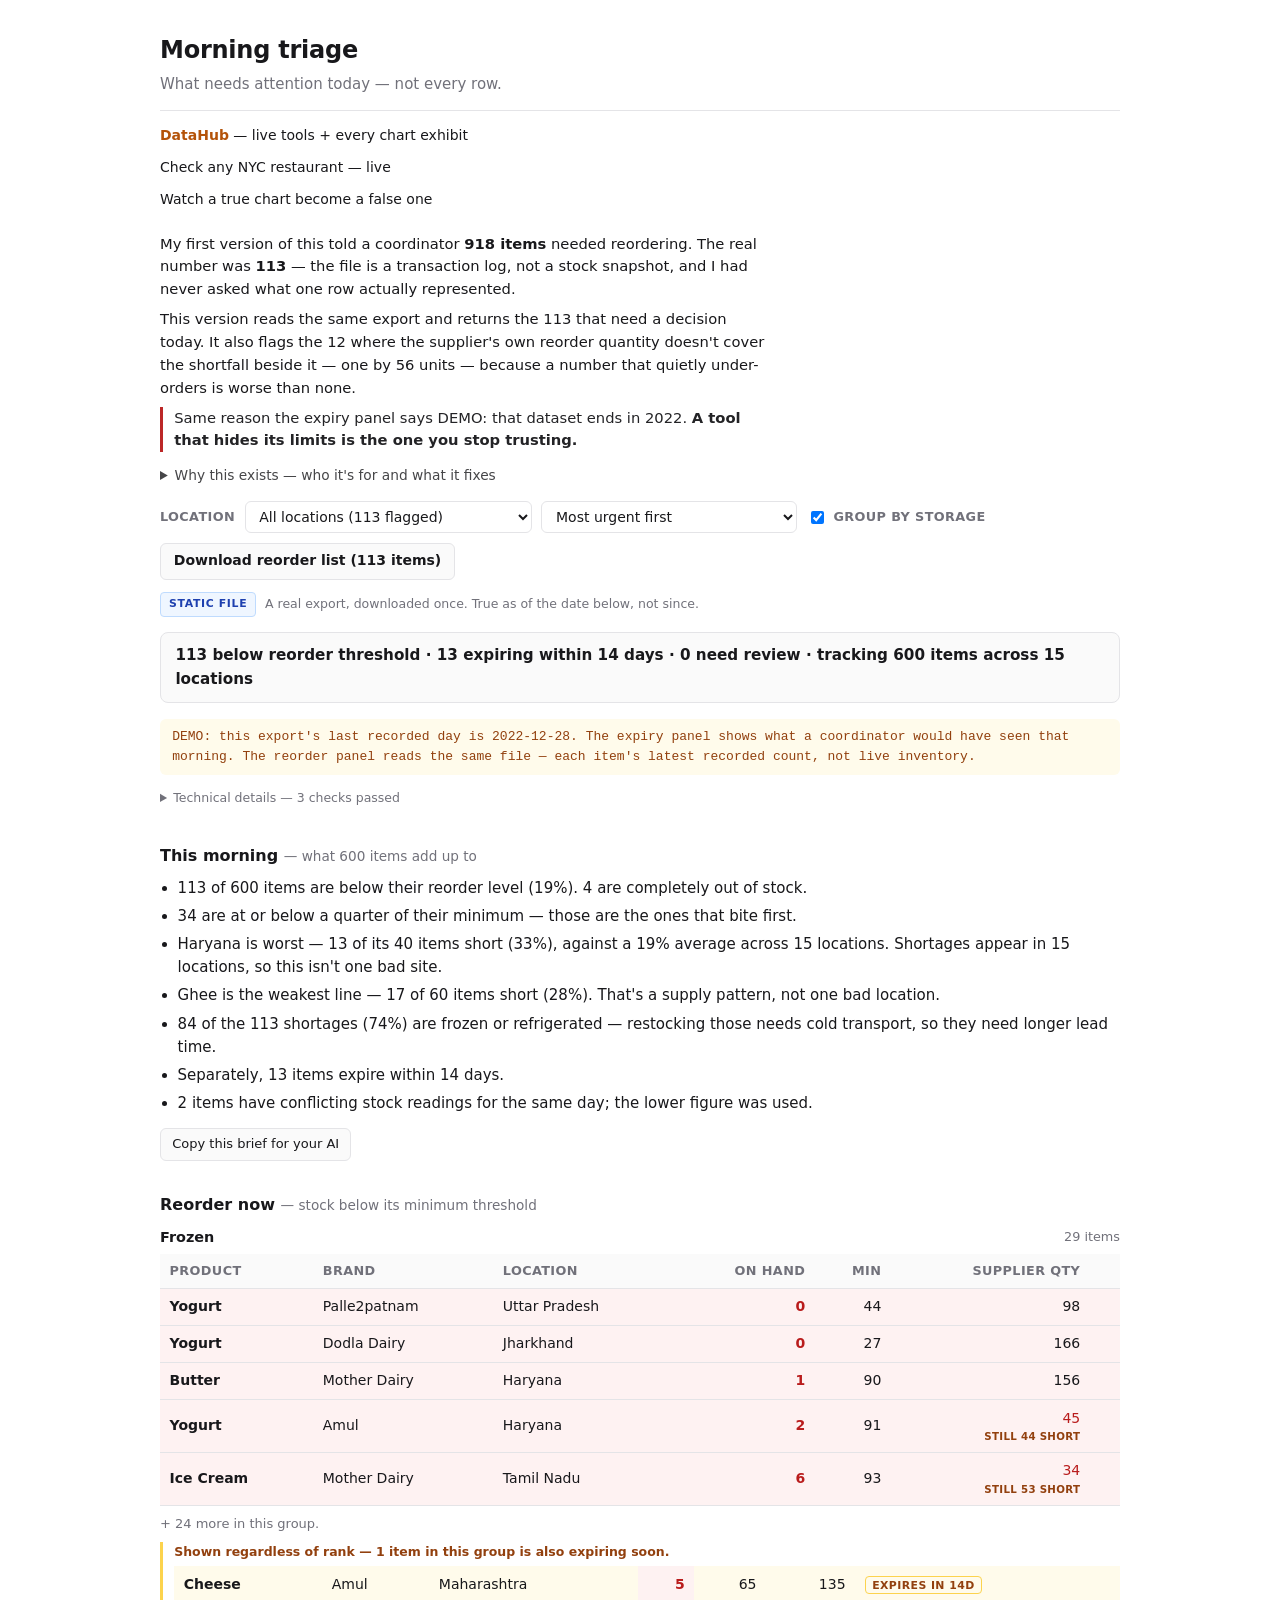
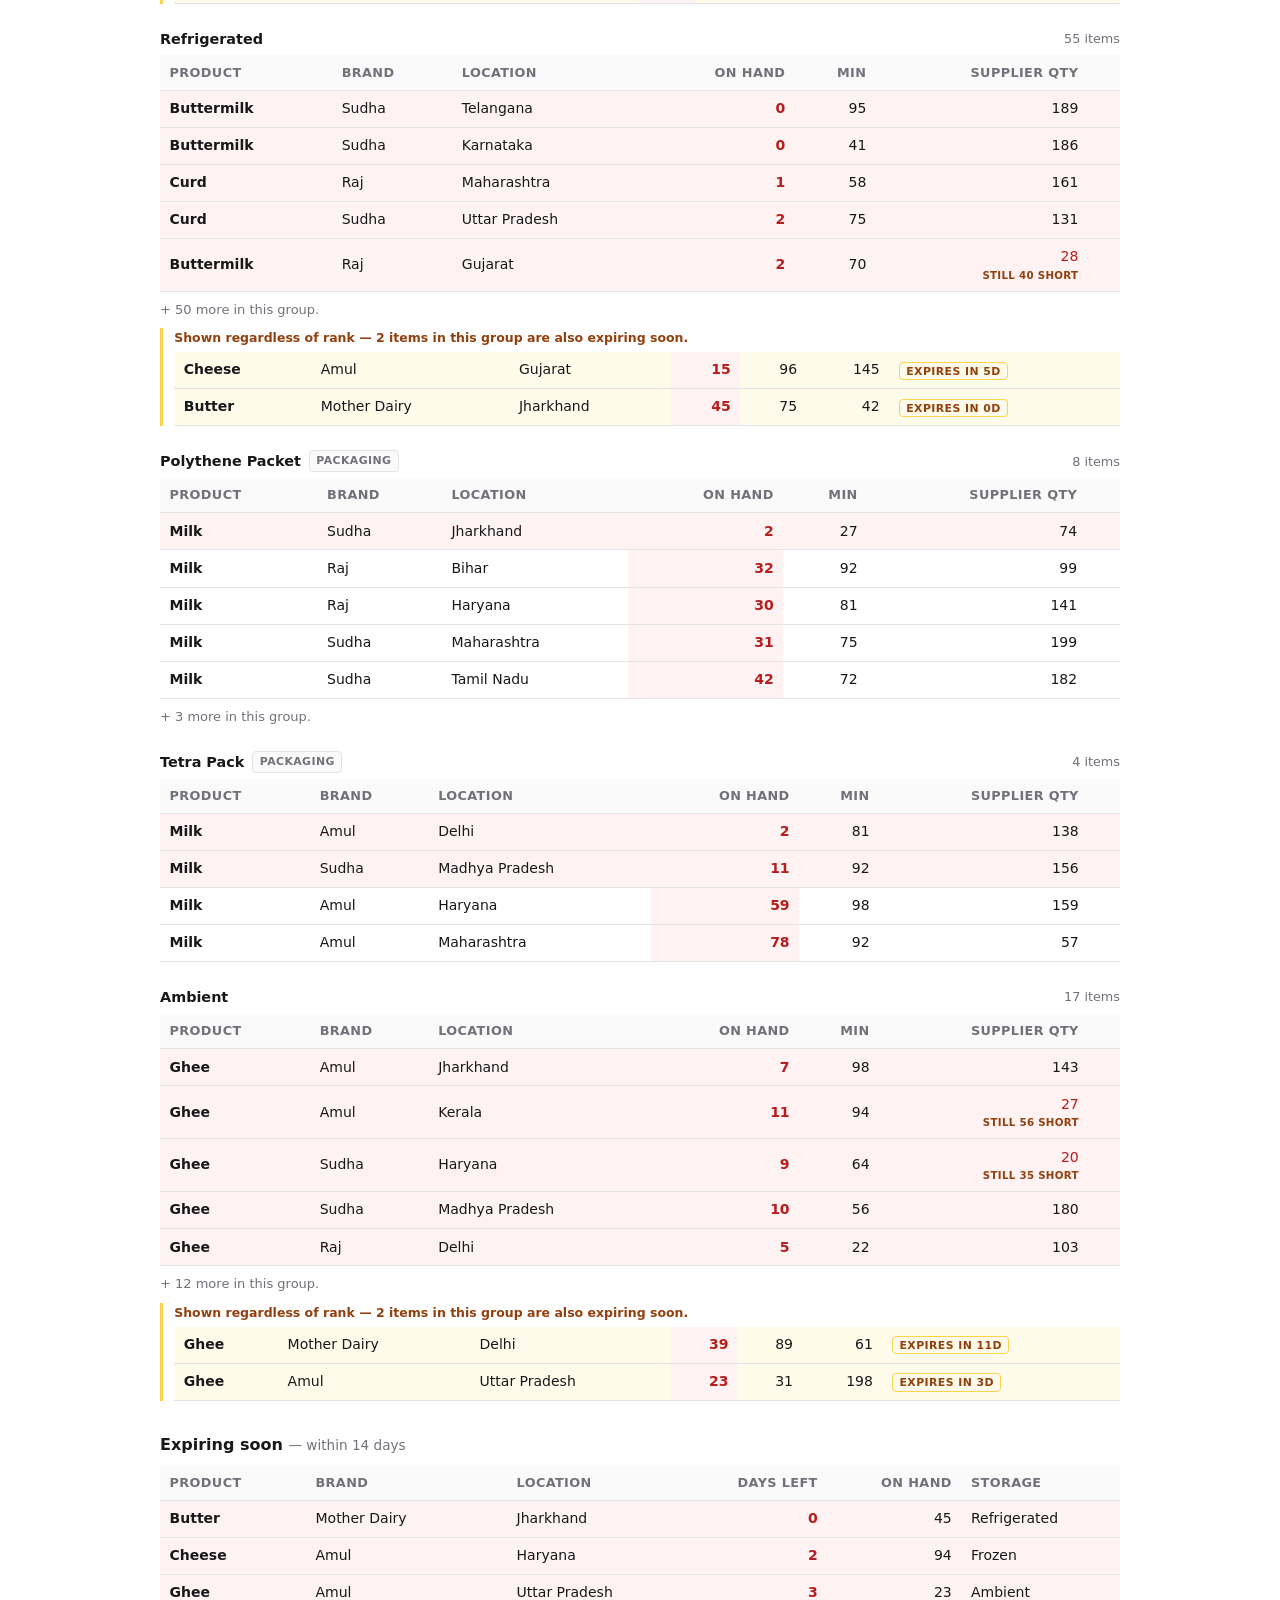
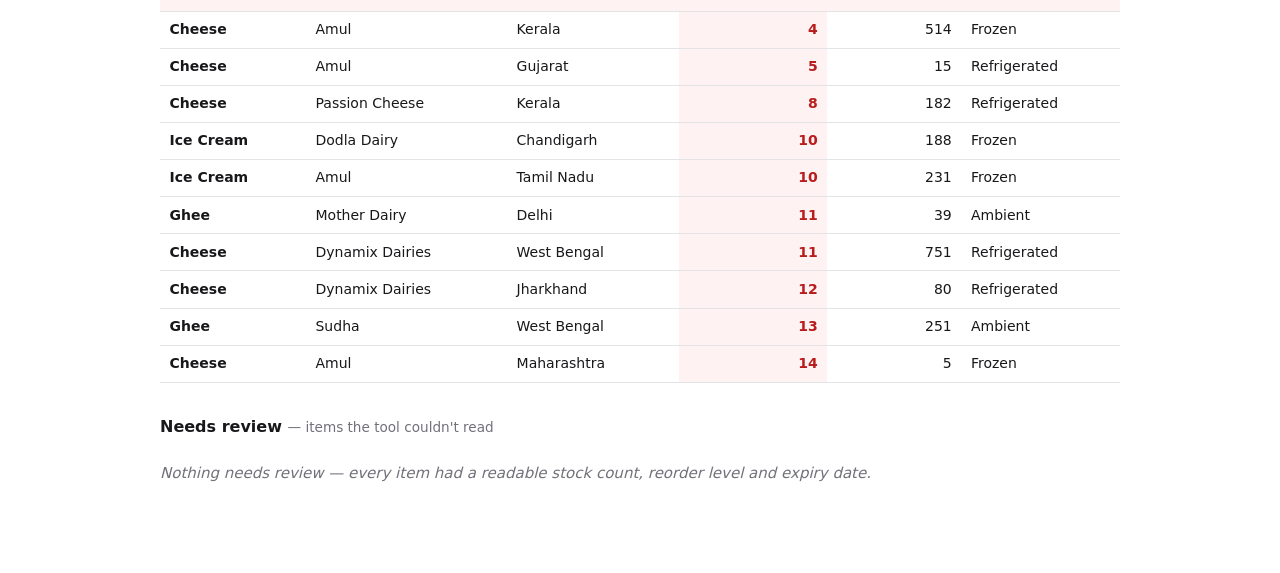
<file: index.html>
<!doctype html>
<html lang="en">
<head>
  <meta charset="utf-8">
  <meta name="viewport" content="width=device-width, initial-scale=1">
  <title>FreshRoute — Morning Inventory Triage</title>
  <meta name="description" content="An inventory coordinator's morning board: 4,325 historical rows reduced to the handful of items that need action today. Sibling to the NYC DataHub, three tools over the city's live restaurant-inspection API.">
  <meta name="robots" content="index, follow, max-snippet:-1">
  <link rel="canonical" href="https://doble196.github.io/freshroute-demo/">
  <link rel="stylesheet" href="styles.css">
</head>
<body>
  <header>
    <h1>Morning triage</h1>
    <p class="sub">What needs attention today — not every row.</p>
    <nav class="sitenav" aria-label="Everything on this site">
      <a href="data-app/index.html"><b>DataHub</b> — live tools + every chart exhibit</a>
      <a href="data-app/check.html">Check any NYC restaurant — live</a>
      <a href="data-app/spin-scrolly.html">Watch a true chart become a false one</a>
    </nav>
  </header>
  <!-- Visible on purpose, and it costs the working user four lines. The real
       audience of this URL is people deciding whether the work is any good,
       and the honest version of that story is more persuasive than a feature
       list. The structured five-beat version stays collapsed below. -->
  <section id="intro">
    <p>My first version of this told a coordinator <b>918 items</b> needed
      reordering. The real number was <b>113</b> — the file is a transaction
      log, not a stock snapshot, and I had never asked what one row actually
      represented.</p>
    <p>This version reads the same export and returns the 113 that need a
      decision today. It also flags the 12 where the supplier's own reorder
      quantity doesn't cover the shortfall beside it — one by 56 units —
      because a number that quietly under-orders is worse than none.</p>
    <p class="intro-close">Same reason the expiry panel says DEMO: that dataset
      ends in 2022. <b>A tool that hides its limits is the one you stop
      trusting.</b></p>
  </section>

  <!-- Collapsed by default on purpose. A coordinator opening this at 8am wants
       the count, not the pitch — but anyone meeting the product cold needs to
       know who it's for before they meet a dashboard. Same pattern as the
       technical-details block below. -->
  <details id="storyboard">
    <summary>Why this exists — who it's for and what it fixes</summary>
    <ol class="beats">
      <li><b>The role.</b> An inventory coordinator at a dairy distributor —
        the side that holds the stock in 15 places and ships it to shops, not
        the shop — opens a 4,325-row export every morning and has to decide
        what to reorder before the delivery window closes.</li>
      <li><b>The problem, and its root cause.</b> That file is a transaction
        log, not a stock snapshot — one row is one recorded reading, not one
        item — so <i>"how much do I have right now"</i> is not a question the
        export can answer directly, and reading it the obvious way turns 113
        real shortages into 918.</li>
      <li><b>What changes.</b> She finishes the reorder decision before the
        delivery window instead of after it, knows which items are deepest
        below their minimum, and on a quiet day can tell the difference
        between nothing being wrong and the tool being broken.</li>
      <li><b>The flow.</b> Open the page, read one line, pick a location,
        switch to supplier view, copy that supplier's order.</li>
      <li><b>What to watch.</b> The <b>"still N short"</b> flag — on 12 of 113
        items the supplier's own reorder quantity doesn't cover the gap printed
        beside it — and the <b>DEMO</b> label admitting the expiry panel runs
        against an export that ends in 2022, because a tool that hides its
        limits is the one you stop trusting.</li>
    </ol>
  </details>

  <div class="controls">
    <label for="location">Location</label>
    <select id="location"><option>Loading…</option></select>
    <select id="viewToggle">
      <option value="urgency">Most urgent first</option>
      <option value="supplier">Order by supplier</option>
    </select>
    <label class="toggle"><input type="checkbox" id="groupToggle" checked> Group by storage</label>
    <button id="export" type="button" disabled>Loading…</button>
  </div>
  <p id="source" class="source"></p>
  <p id="summary" class="summary">Loading…</p>
  <p id="scope"></p>
  <div id="log"></div>
  <details id="tech" hidden>
    <summary id="techSummary">Technical details</summary>
    <div id="techlog"></div>
  </details>

  <section id="briefBox">
    <h2>This morning <span class="hint" id="briefHeading">—</span></h2>
    <div id="brief"></div>
  </section>

  <section>
    <h2>Reorder now <span class="hint">— stock below its minimum threshold</span></h2>
    <div id="reorder"></div>
  </section>

  <section>
    <h2>Expiring soon <span class="hint">— within 14 days</span></h2>
    <div id="expiry"></div>
  </section>

  <section>
    <h2>Needs review <span class="hint">— items the tool couldn't read</span></h2>
    <div id="review"></div>
  </section>

  <script type="module" src="script.js"></script>
</body>
</html>
</file>
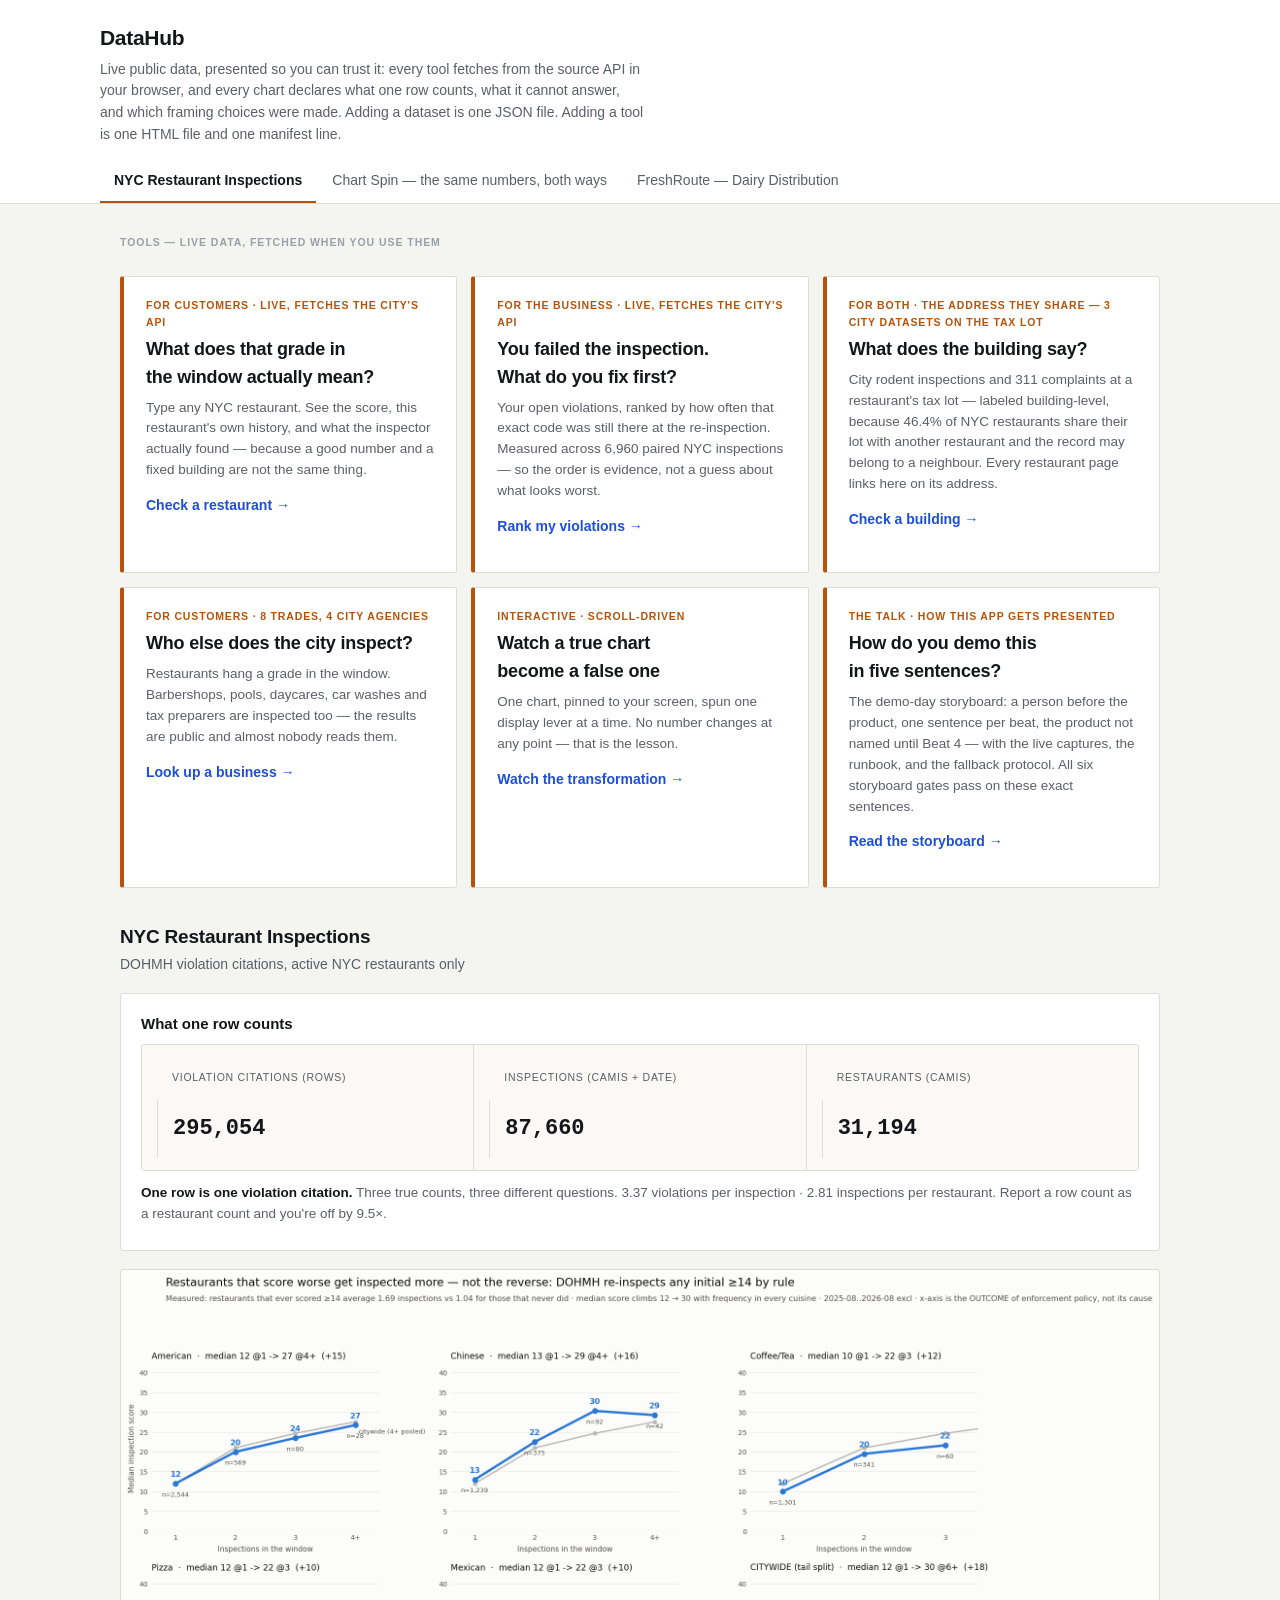
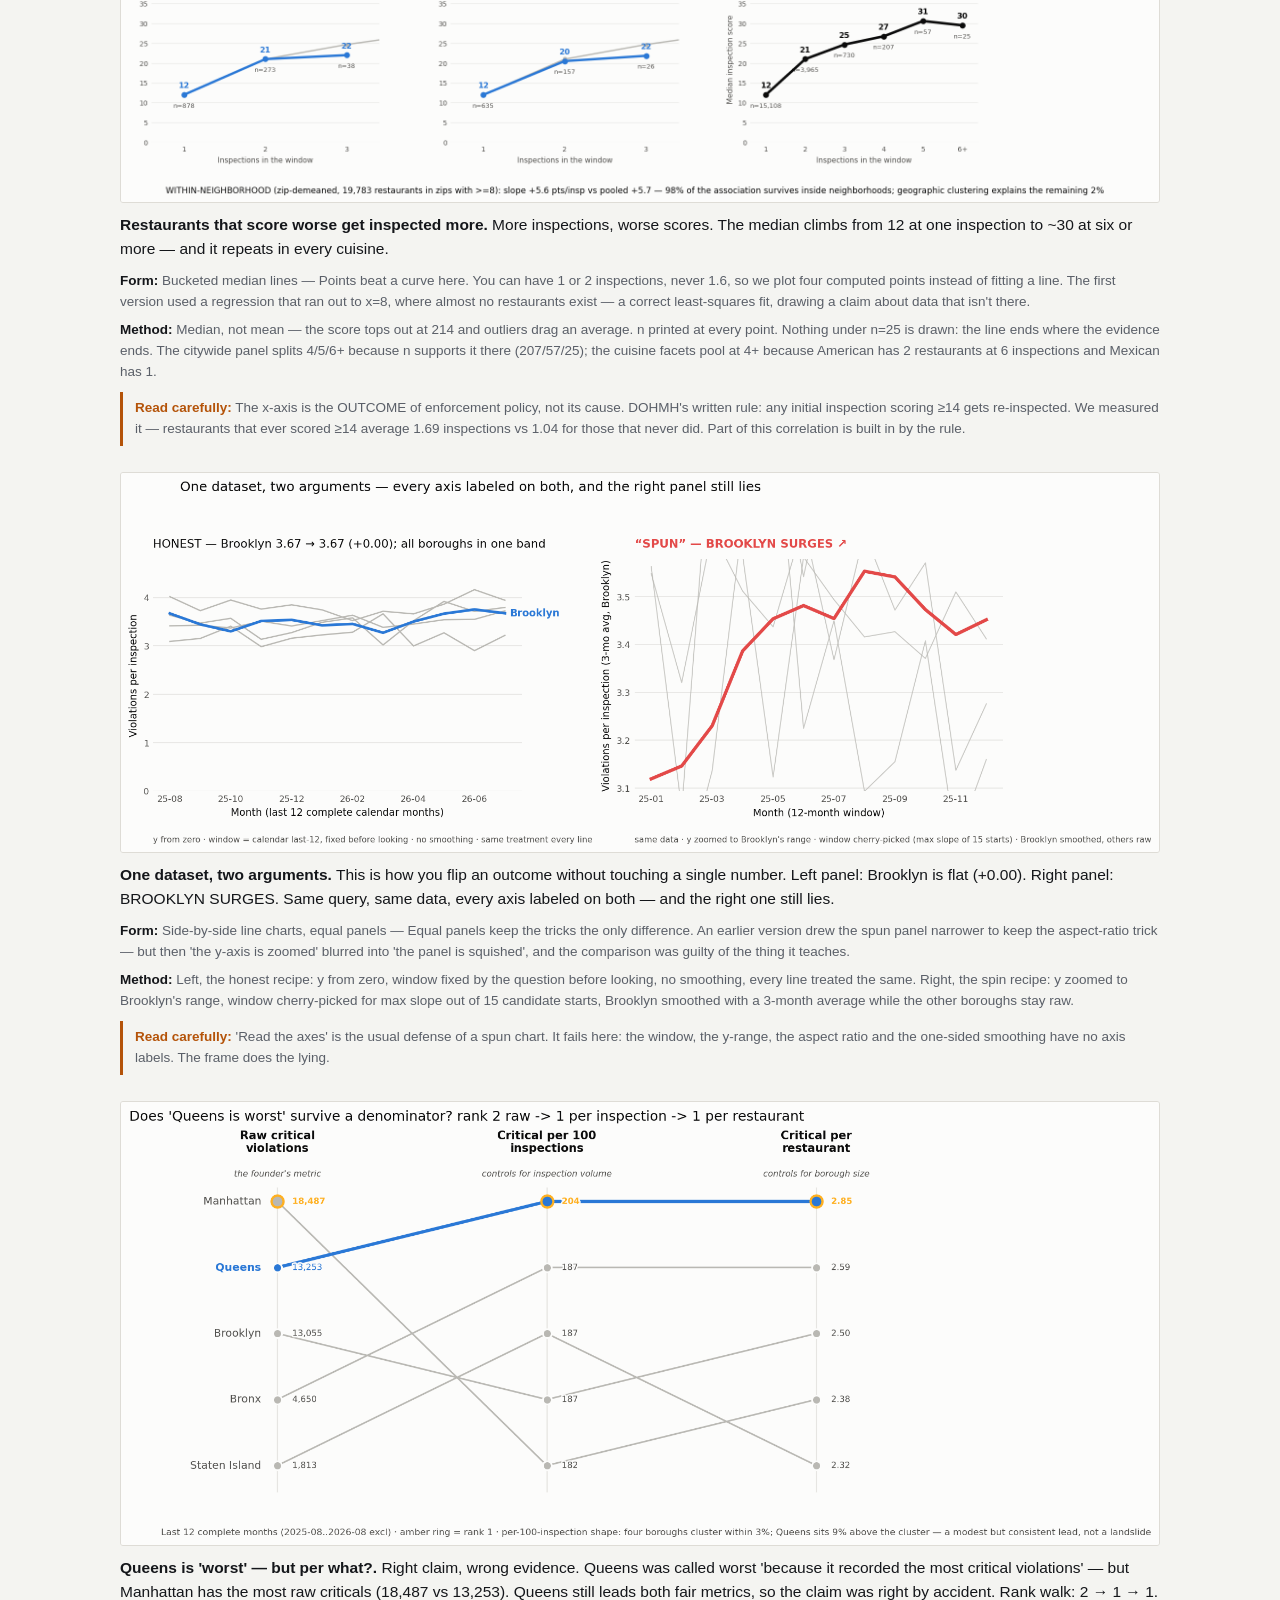
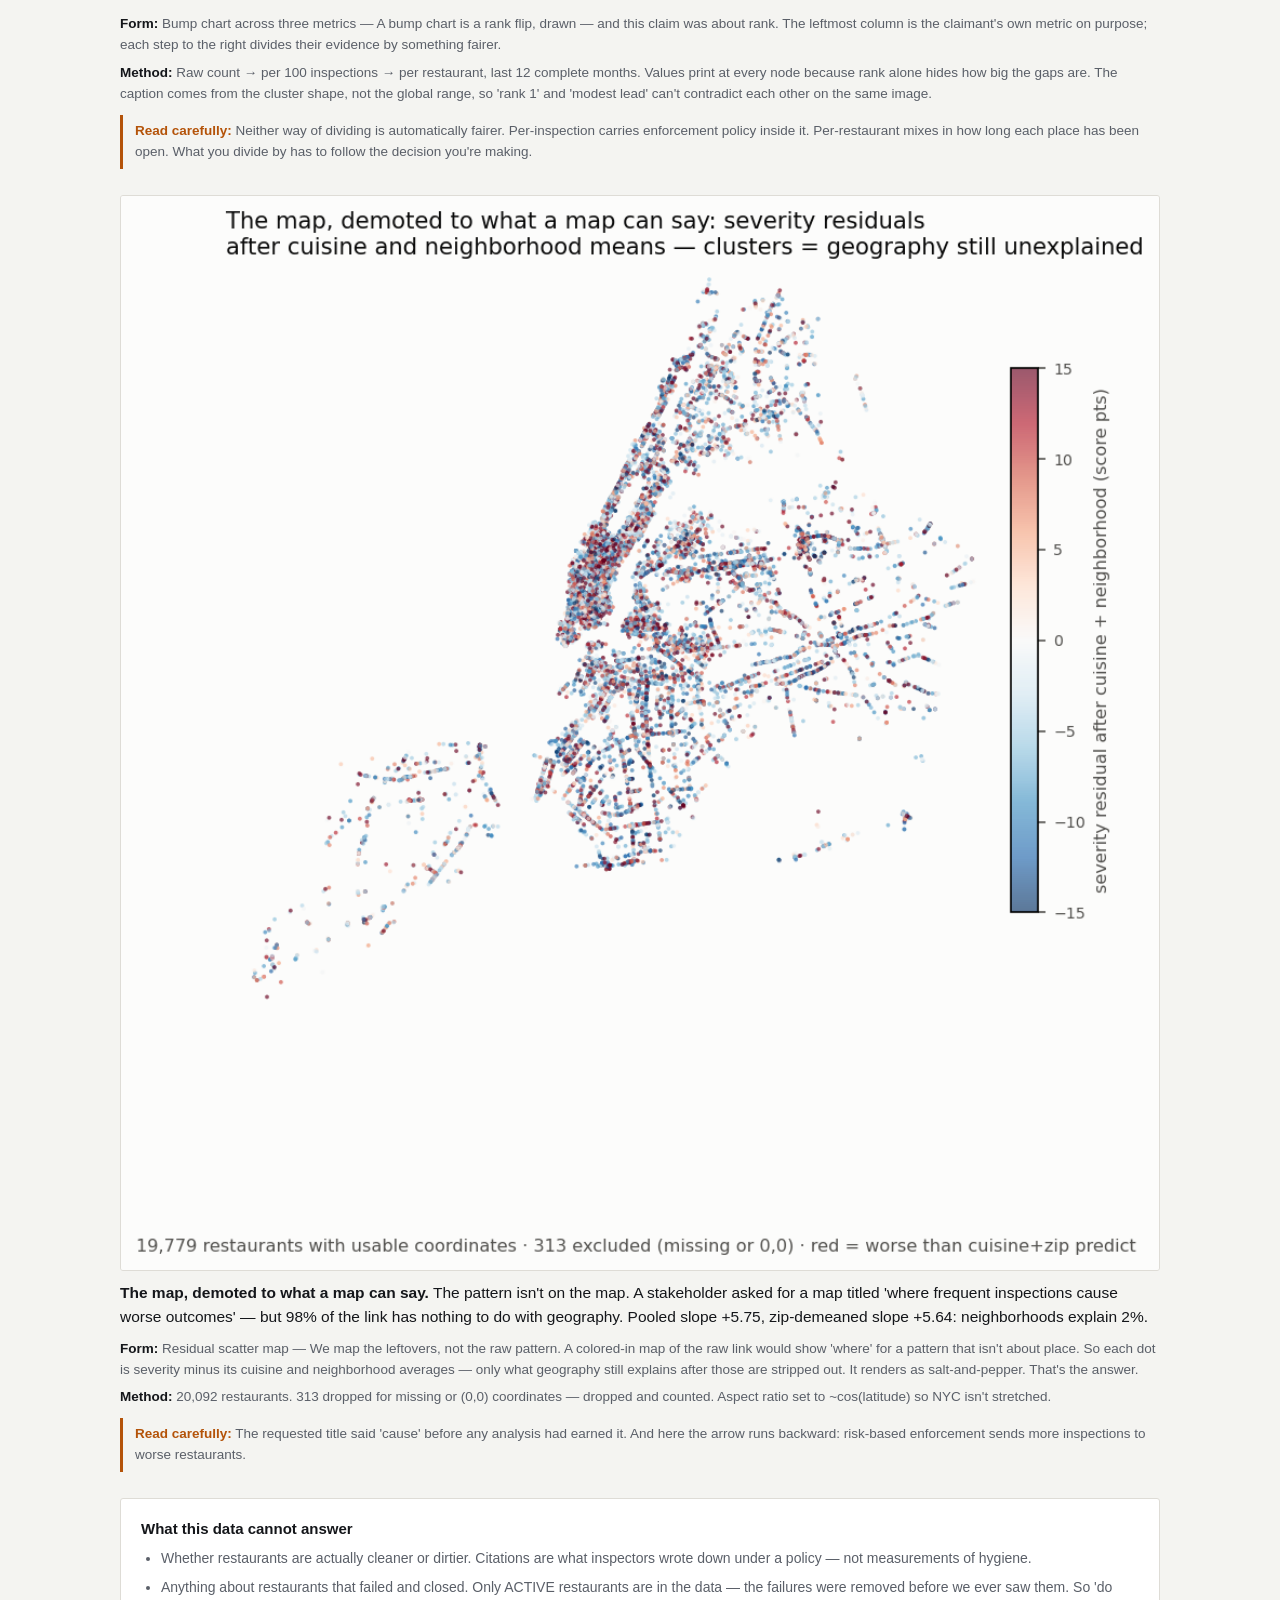
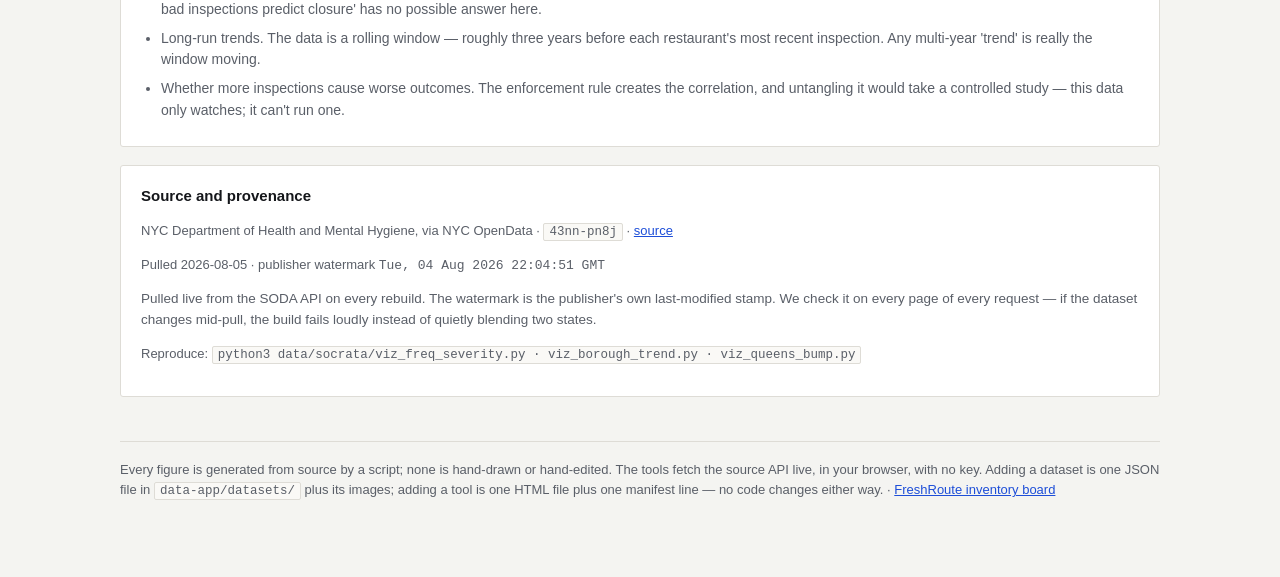
<file: data-app/index.html>
<!doctype html>
<html lang="en">
<head>
<meta charset="utf-8">
<meta name="viewport" content="width=device-width, initial-scale=1">
<title>DataHub — live public data that states its own limits</title>
<meta name="description" content="Live tools and public-data findings where every screen declares what one row counts, what the data cannot answer, and which framing choices were made.">
<style>
/* Grounded in NYC municipal signage — Helvetica (a system face, so nothing
   loads and nothing can silently fall back), high contrast, dense tabular
   figures. Light ground by default for a public page; dark honored. */
:root{
  --bg:#f4f4f1; --panel:#fff; --panel2:#faf9f6; --line:#dedcd6;
  --ink:#14161a; --dim:#5a5f68; --faint:#9aa0aa;
  --accent:#b45309; --good:#15803d; --crit:#b91c1c; --link:#1d4ed8;
}
@media (prefers-color-scheme: dark){
  :root{ --bg:#0d1014; --panel:#161a20; --panel2:#1c2128; --line:#2a3038;
         --ink:#e9ecf1; --dim:#98a0ab; --faint:#5f6874;
         --accent:#f0a030; --good:#4ade80; --crit:#f87171; --link:#7aa5ff; }
}
*{box-sizing:border-box}
body{margin:0;background:var(--bg);color:var(--ink);
  font:16px/1.55 "Helvetica Neue",Helvetica,Arial,sans-serif;-webkit-font-smoothing:antialiased}
.mono{font-family:ui-monospace,"SF Mono",Menlo,Consolas,monospace;font-variant-numeric:tabular-nums}
.wrap{max-width:1080px;margin:0 auto;padding:0 20px 80px}
header{border-bottom:1px solid var(--line);background:var(--panel);padding:22px 20px 0}
header .inner{max-width:1080px;margin:0 auto}
h1{font-size:21px;margin:0 0 4px;letter-spacing:-.3px}
.tagline{color:var(--dim);font-size:14px;margin:0 0 16px;max-width:70ch}
.tabs{display:flex;gap:2px;flex-wrap:wrap}
.tabs button{background:transparent;border:0;border-bottom:2px solid transparent;
  padding:9px 14px;font:inherit;font-size:14px;color:var(--dim);cursor:pointer}
.tabs button[aria-selected="true"]{color:var(--ink);border-bottom-color:var(--accent);font-weight:600}
.tabs button:hover{color:var(--ink)}
.tabs button:focus-visible{outline:2px solid var(--accent);outline-offset:-2px}
h2{font-size:19px;margin:34px 0 2px;letter-spacing:-.2px}
.sub{color:var(--dim);font-size:14px;margin:0 0 18px}
.card{background:var(--panel);border:1px solid var(--line);border-radius:3px;
  padding:18px 20px;margin:0 0 18px}
.card h3{font-size:15px;margin:0 0 8px}
.grain{display:flex;flex-wrap:wrap;gap:0;border:1px solid var(--line);border-radius:3px;overflow:hidden;margin:0 0 12px}
.grain div{flex:1;min-width:150px;padding:12px 15px;background:var(--panel2)}
.grain div+div{border-left:1px solid var(--line)}
.grain .k{font-size:10.5px;color:var(--dim);letter-spacing:.07em;text-transform:uppercase}
.grain .v{font-size:22px;font-weight:700;margin-top:3px}
figure{margin:0 0 26px}
figure img{width:100%;height:auto;display:block;border:1px solid var(--line);border-radius:3px;background:#fff}
figcaption{margin-top:10px}
.insight{font-size:15.5px;margin:0 0 10px}
.meta{font-size:13.5px;color:var(--dim);margin:7px 0}
.meta b{color:var(--ink);font-weight:600}
.caution{border-left:3px solid var(--accent);padding:6px 0 6px 12px;margin:10px 0 0;
  font-size:13.5px;color:var(--dim)}
.caution b{color:var(--accent)}
a.storycard{display:block;text-decoration:none;color:inherit;background:var(--panel);
  border:1px solid var(--line);border-left:4px solid var(--accent);border-radius:3px;
  padding:20px 22px;transition:border-color .15s ease}
a.storycard:hover{border-color:var(--accent)}
a.storycard .k{font-size:10.5px;letter-spacing:.08em;text-transform:uppercase;
  color:var(--accent);font-weight:700;margin:0 0 6px}
a.storycard .t{font-size:18px;font-weight:700;letter-spacing:-.2px;margin:0 0 6px;text-wrap:balance}
a.storycard .go{color:var(--link);font-size:14px;font-weight:600}
.toolgrid{display:grid;grid-template-columns:repeat(auto-fit,minmax(270px,1fr));gap:14px;margin:26px 0 4px}
.toolgrid .storycard .blurb{font-size:13.5px;color:var(--dim);margin:0 0 8px}
.toollab{font-size:10.5px;letter-spacing:.09em;text-transform:uppercase;color:var(--faint);
  font-weight:700;margin:30px 0 0}
ul.limits{margin:6px 0 0;padding-left:20px}
ul.limits li{font-size:14px;color:var(--dim);margin:7px 0}
.src{font-size:13px;color:var(--dim)}
code{font-family:ui-monospace,Menlo,monospace;font-size:12.5px;background:var(--panel2);
  border:1px solid var(--line);border-radius:2px;padding:1px 5px}
a{color:var(--link)}
footer{margin-top:44px;padding-top:18px;border-top:1px solid var(--line);font-size:13px;color:var(--dim)}
@media (prefers-reduced-motion:reduce){*{transition:none!important}}
</style>
</head>
<body>
<header><div class="inner">
  <h1 id="appTitle">Open Data</h1>
  <p class="tagline" id="appTagline"></p>
  <nav class="tabs" id="tabs" role="tablist"></nav>
</div></header>

<div class="wrap">
  <section id="toolsRow" aria-label="Live tools"></section>
  <main id="main" aria-live="polite"></main>
  <footer>
    Every figure is generated from source by a script; none is hand-drawn or hand-edited.
    The tools fetch the source API live, in your browser, with no key.
    Adding a dataset is one JSON file in <code>data-app/datasets/</code> plus its images;
    adding a tool is one HTML file plus one manifest line — no code changes either way.
    · <a href="../index.html">FreshRoute inventory board</a>
  </footer>
</div>

<script>
const $ = s => document.querySelector(s);
const esc = s => String(s).replace(/[&<>"]/g, c => ({"&":"&amp;","<":"&lt;",">":"&gt;",'"':"&quot;"}[c]));
const fmt = n => Number(n).toLocaleString("en-US");
let SETS = [], cur = 0;

function render(){
  const d = SETS[cur];
  document.querySelectorAll("#tabs button").forEach((b,i) =>
    b.setAttribute("aria-selected", String(i === cur)));

  const grain = `
    <h2>${esc(d.title)}</h2>
    <p class="sub">${esc(d.subtitle)}</p>
    <div class="card">
      <h3>What one row counts</h3>
      <div class="grain">${d.grain.counts.map(c =>
        `<div><div class="k">${esc(c.label)}</div><div class="v mono">${fmt(c.n)}</div></div>`).join("")}</div>
      <p class="meta"><b>One row is ${esc(d.grain.row_is)}.</b> ${esc(d.grain.note)}</p>
    </div>`;

  const figs = d.charts.map(c => `
    <figure>
      ${c.interactive
        ? `<a class="storycard" href="${esc(c.interactive)}">
             <p class="k">Interactive — scroll-driven</p>
             <p class="t">${esc(c.title)}</p>
             <p class="go">Watch the transformation →</p>
           </a>`
        : `<img src="${esc(c.img)}" alt="${esc(c.title)}" loading="lazy">`}
      <figcaption>
        <p class="insight"><b>${esc(c.title)}.</b> ${esc(c.insight)}</p>
        <p class="meta"><b>Form:</b> ${esc(c.form)} — ${esc(c.form_why)}</p>
        <p class="meta"><b>Method:</b> ${esc(c.method)}</p>
        ${c.caution ? `<p class="caution"><b>Read carefully:</b> ${esc(c.caution)}</p>` : ""}
      </figcaption>
    </figure>`).join("");

  const limits = `
    <div class="card">
      <h3>What this data cannot answer</h3>
      <ul class="limits">${d.cannot_answer.map(l => `<li>${esc(l)}</li>`).join("")}</ul>
    </div>`;

  const src = `
    <div class="card">
      <h3>Source and provenance</h3>
      <p class="src">${esc(d.source.publisher)} · <code>${esc(d.source.id)}</code>
        ${d.source.url ? `· <a href="${esc(d.source.url)}">source</a>` : ""}</p>
      <p class="src">Pulled ${esc(d.source.pulled)} · publisher watermark
        <span class="mono">${esc(d.source.watermark)}</span></p>
      <p class="meta">${esc(d.source.note)}</p>
      ${d.reproduce ? `<p class="src">Reproduce: <code>${esc(d.reproduce)}</code></p>` : ""}
    </div>`;

  $("#main").innerHTML = grain + figs + limits + src;
  window.scrollTo({ top: 0 });
}

(async () => {
  try{
    const man = await (await fetch("datasets/manifest.json", {cache:"no-store"})).json();
    $("#appTitle").textContent = man.app;
    $("#appTagline").textContent = man.tagline;
    if (man.tools && man.tools.length){
      $("#toolsRow").innerHTML =
        `<p class="toollab">Tools — live data, fetched when you use them</p>
         <div class="toolgrid">` + man.tools.map(t => `
          <a class="storycard" href="${esc(t.href)}">
            <p class="k">${esc(t.badge)}</p>
            <p class="t">${esc(t.title)}</p>
            <p class="blurb">${esc(t.blurb)}</p>
            <p class="go">${esc(t.cta)} →</p>
          </a>`).join("") + `</div>`;
    }
    SETS = await Promise.all(man.datasets.map(f =>
      fetch("datasets/" + f, {cache:"no-store"}).then(r => r.json())));
    $("#tabs").innerHTML = SETS.map((d,i) =>
      `<button role="tab" data-i="${i}" aria-selected="${i===0}">${esc(d.title)}</button>`).join("");
    $("#tabs").addEventListener("click", e => {
      const b = e.target.closest("button"); if(!b) return;
      cur = +b.dataset.i; render();
    });
    render();
  }catch(err){
    $("#main").innerHTML = `<div class="card"><h3>Could not load datasets</h3>
      <p class="meta">${esc(err.message)} — if you opened this file directly from disk,
      serve it instead: <code>python3 -m http.server 8000</code></p></div>`;
  }
})();
</script>
</body>
</html>
</file>
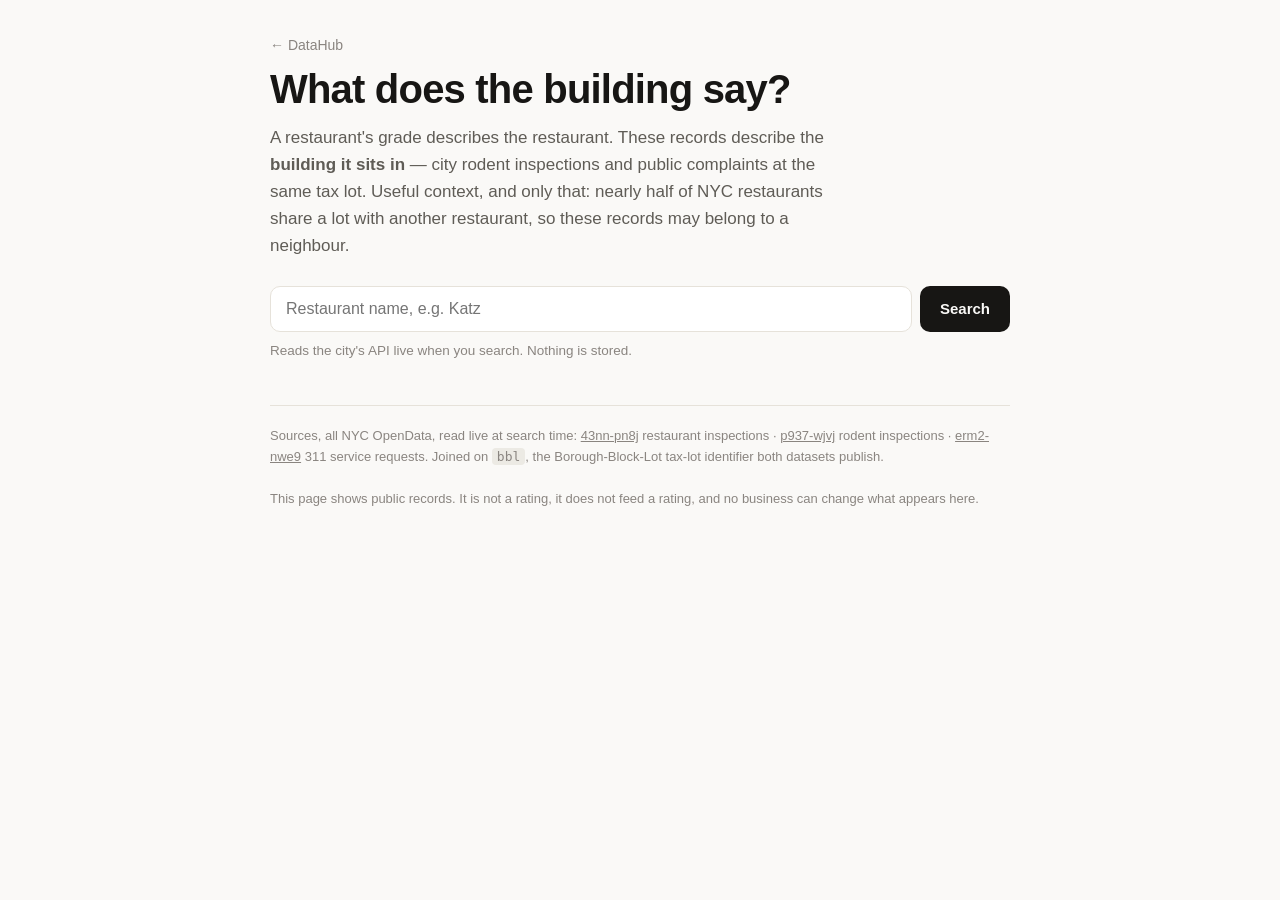
<file: data-app/building.html>
<!doctype html>
<html lang="en">
<head>
<meta charset="utf-8">
<meta name="viewport" content="width=device-width, initial-scale=1">
<title>What does the building say?</title>
<meta name="description" content="City rodent inspections and 311 complaints at a restaurant's tax lot, read live from NYC's API — labeled building-level, because nearly half of NYC restaurants share their lot with another restaurant.">
<meta name="robots" content="index, follow, max-snippet:-1, max-image-preview:large">
<link rel="canonical" href="https://doble196.github.io/freshroute-demo/data-app/building.html">
<meta property="og:type" content="website">
<meta property="og:title" content="What does the building say?">
<meta property="og:description" content="Lot-level city records next to a restaurant's own inspection record — with the shared-lot limit shown, not hidden.">
<meta property="og:url" content="https://doble196.github.io/freshroute-demo/data-app/building.html">
<meta name="twitter:card" content="summary">
<script type="application/ld+json">
{
  "@context": "https://schema.org",
  "@type": "WebApplication",
  "name": "What does the building say?",
  "url": "https://doble196.github.io/freshroute-demo/data-app/building.html",
  "applicationCategory": "ReferenceApplication",
  "operatingSystem": "Any modern browser",
  "offers": {"@type": "Offer", "price": "0", "priceCurrency": "USD"},
  "description": "Joins a NYC restaurant to city rodent inspections and 311 complaints at the same tax lot, read live at search time. States explicitly that these are building-level facts and that 46.4% of NYC restaurants share a lot, so the records may concern a neighbour.",
  "isBasedOn": [
    {"@type": "Dataset", "name": "DOHMH New York City Restaurant Inspection Results", "identifier": "43nn-pn8j", "isAccessibleForFree": true},
    {"@type": "Dataset", "name": "Rodent Inspection", "identifier": "p937-wjvj", "isAccessibleForFree": true},
    {"@type": "Dataset", "name": "311 Service Requests from 2020 to Present", "identifier": "erm2-nwe9", "isAccessibleForFree": true}
  ]
}
</script>
<style>
  :root{
    --ground:#faf9f7; --panel:#fff; --ink:#171614; --ink2:#5f5c56; --ink3:#8a8580;
    --rule:#e6e2da; --track:#eceae4; --band:#dcd8cf;
    --ok:#2f7d5d; --watch:#b07407; --act:#bd3f1e; --city:#2b5f8a;
    --shadow:0 1px 2px rgba(23,22,20,.05), 0 8px 24px -12px rgba(23,22,20,.18);
  }
  @media (prefers-color-scheme: dark){
    :root{
      --ground:#131211; --panel:#1c1a18; --ink:#f2efe9; --ink2:#a8a29a; --ink3:#7d7871;
      --rule:#2e2b27; --track:#262320; --band:#3a3630;
      --ok:#5fb98d; --watch:#d9a039; --act:#e2795a; --city:#7fb2d9;
      --shadow:0 1px 2px rgba(0,0,0,.4), 0 8px 24px -12px rgba(0,0,0,.6);
    }
  }
  *{box-sizing:border-box}
  body{margin:0;background:var(--ground);color:var(--ink);
    font:16px/1.6 ui-sans-serif,-apple-system,BlinkMacSystemFont,"Segoe UI",Roboto,Helvetica,Arial,sans-serif;
    -webkit-font-smoothing:antialiased}
  .wrap{max-width:780px;margin:0 auto;padding:32px 20px 96px}
  a{color:inherit}
  header h1{font-size:clamp(28px,5vw,40px);line-height:1.15;letter-spacing:-.02em;margin:.2em 0 .3em}
  .lede{color:var(--ink2);font-size:17px;max-width:62ch;margin:0 0 4px}
  .backlink{font-size:14px;color:var(--ink3);text-decoration:none}
  .backlink:hover{color:var(--ink)}
  .searchbar{display:flex;gap:8px;margin:26px 0 8px}
  input[type=search]{flex:1;padding:13px 15px;font-size:16px;color:var(--ink);
    background:var(--panel);border:1px solid var(--rule);border-radius:10px}
  input[type=search]:focus{outline:2px solid var(--city);outline-offset:1px}
  button{padding:13px 20px;font-size:15px;font-weight:600;cursor:pointer;color:var(--ground);
    background:var(--ink);border:0;border-radius:10px}
  button:disabled{opacity:.5;cursor:default}
  .hint{font-size:13.5px;color:var(--ink3);margin:0 0 22px}
  .card{background:var(--panel);border:1px solid var(--rule);border-radius:14px;
    padding:20px 22px;margin:16px 0;box-shadow:var(--shadow)}
  .result{cursor:pointer;padding:13px 16px;margin:7px 0;border:1px solid var(--rule);
    border-radius:10px;background:var(--panel);display:flex;justify-content:space-between;
    gap:12px;align-items:baseline}
  .result:hover{border-color:var(--city)}
  .result b{font-weight:600}
  .result span{color:var(--ink3);font-size:13.5px;text-align:right}
  h2{font-size:20px;margin:0 0 4px;letter-spacing:-.01em}
  h3{font-size:12px;text-transform:uppercase;letter-spacing:.09em;color:var(--ink3);
    margin:26px 0 10px;font-weight:700}
  .addr{color:var(--ink2);font-size:14.5px;margin:0 0 2px}
  .meta{color:var(--ink3);font-size:13px;font-variant-numeric:tabular-nums}
  table{width:100%;border-collapse:collapse;font-variant-numeric:tabular-nums;font-size:14.5px}
  th{text-align:left;font-size:11.5px;text-transform:uppercase;letter-spacing:.07em;
    color:var(--ink3);border-bottom:1px solid var(--rule);padding:0 8px 7px 0;font-weight:700}
  td{padding:8px 8px 8px 0;border-bottom:1px solid var(--track)}
  .stat{display:flex;justify-content:space-between;align-items:baseline;gap:14px;
    padding:11px 0;border-bottom:1px solid var(--track)}
  .stat:last-child{border-bottom:0}
  .stat .n{font-size:22px;font-weight:650;font-variant-numeric:tabular-nums}
  .stat .lbl{color:var(--ink2);font-size:14.5px;max-width:46ch}
  .stat .src{display:block;color:var(--ink3);font-size:12.5px;margin-top:2px}
  .flag{border-left:3px solid var(--act);background:color-mix(in oklab,var(--act) 7%,transparent);
    padding:13px 16px;border-radius:0 10px 10px 0;margin:14px 0;font-size:14.5px}
  .flag.calm{border-left-color:var(--ok);background:color-mix(in oklab,var(--ok) 7%,transparent)}
  .flag.note{border-left-color:var(--city);background:color-mix(in oklab,var(--city) 7%,transparent)}
  .flag b{font-weight:650}
  .tag{display:inline-block;font-size:11px;font-weight:700;letter-spacing:.05em;
    text-transform:uppercase;padding:3px 8px;border-radius:999px;vertical-align:middle}
  .tag.city{background:color-mix(in oklab,var(--city) 16%,transparent);color:var(--city)}
  .tag.public{background:color-mix(in oklab,var(--watch) 16%,transparent);color:var(--watch)}
  .limits{font-size:14px;color:var(--ink2)}
  .limits li{margin:7px 0}
  footer{margin-top:44px;padding-top:20px;border-top:1px solid var(--rule);
    font-size:13px;color:var(--ink3)}
  code{font:13px ui-monospace,SFMono-Regular,Menlo,monospace;background:var(--track);
    padding:1px 5px;border-radius:4px}
  .spin{color:var(--ink3);font-size:14.5px;padding:10px 0}
</style>
</head>
<body>
<div class="wrap">
<header>
  <a class="backlink" href="index.html">← DataHub</a>
  <h1>What does the building say?</h1>
  <p class="lede">A restaurant's grade describes the restaurant. These records describe
  the <b>building it sits in</b> — city rodent inspections and public complaints at the
  same tax lot. Useful context, and only that: nearly half of NYC restaurants share a lot
  with another restaurant, so these records may belong to a neighbour.</p>
</header>

<div class="searchbar">
  <input type="search" id="q" placeholder="Restaurant name, e.g. Katz" autocomplete="off" aria-label="Restaurant name">
  <button id="go">Search</button>
</div>
<p class="hint">Reads the city's API live when you search. Nothing is stored.</p>

<div id="out"></div>

<footer>
  Sources, all NYC OpenData, read live at search time:
  <a href="https://data.cityofnewyork.us/d/43nn-pn8j">43nn-pn8j</a> restaurant inspections ·
  <a href="https://data.cityofnewyork.us/d/p937-wjvj">p937-wjvj</a> rodent inspections ·
  <a href="https://data.cityofnewyork.us/d/erm2-nwe9">erm2-nwe9</a> 311 service requests.
  Joined on <code>bbl</code>, the Borough-Block-Lot tax-lot identifier both datasets publish.
  <br><br>
  This page shows public records. It is not a rating, it does not feed a rating, and no
  business can change what appears here.
</footer>
</div>

<script type="module">
import { searchRestaurants, getBuildingContext, configure } from './lib/nyc-sources.js';

// Static host today -> talk to the city directly. When this moves behind an
// app, this single line becomes: configure({mode:'proxy', proxyBase:'/api/publicdata'})
configure({ mode: 'direct' });

const out = document.getElementById('out');
const q = document.getElementById('q');
const go = document.getElementById('go');
const esc = (s) => String(s ?? '').replace(/[&<>"]/g, (c) => ({'&':'&amp;','<':'&lt;','>':'&gt;','"':'&quot;'}[c]));
const titleCase = (s) => String(s ?? '').toLowerCase().replace(/\b[a-z]/g, (m) => m.toUpperCase());

async function search() {
  const term = q.value.trim();
  if (term.length < 2) { out.innerHTML = '<p class="spin">Type at least two characters.</p>'; return; }
  out.innerHTML = '<p class="spin">Searching the city\'s records…</p>';
  go.disabled = true;
  try {
    const rows = await searchRestaurants(term, 12);
    if (!rows.length) { out.innerHTML = `<p class="spin">No restaurant matching “${esc(term)}”.</p>`; return; }
    out.innerHTML = `<h3>${rows.length} match${rows.length > 1 ? 'es' : ''} — pick one</h3>` +
      rows.map((r) => `<div class="result" data-camis="${esc(r.camis)}">
          <b>${esc(titleCase(r.dba))}</b>
          <span>${esc(titleCase(r.building + ' ' + r.street))}<br>${esc(r.boro)} ${esc(r.zipcode ?? '')}</span>
        </div>`).join('');
    out.querySelectorAll('.result').forEach((el) =>
      el.addEventListener('click', () => showContext(el.dataset.camis)));
  } catch (e) {
    out.innerHTML = `<div class="flag"><b>The city's API did not answer.</b> ${esc(e.message)}
      — this page has no cached copy on purpose, so there is nothing to show until it responds.</div>`;
  } finally { go.disabled = false; }
}

async function showContext(camis) {
  out.innerHTML = '<p class="spin">Reading building records…</p>';
  try {
    const c = await getBuildingContext(camis);
    if (!c) { out.innerHTML = '<p class="spin">That record disappeared between the two calls.</p>'; return; }
    const r = c.restaurant;
    let h = `<div class="card">
      <h2>${esc(titleCase(r.dba))}</h2>
      <p class="addr">${esc(titleCase(r.building + ' ' + r.street))}, ${esc(r.boro)} ${esc(r.zipcode ?? '')}</p>
      <p class="meta">${esc(r.cuisine_description ?? 'cuisine not recorded')} · camis ${esc(r.camis)}${c.eligible ? ' · lot ' + esc(c.bbl) : ''}</p>
      <p class="meta">One address, three lenses — this is the <b>building</b> one.
        Same restaurant: <a href="check.html?camis=${esc(r.camis)}">the customer view</a>
        · <a href="operator.html?camis=${esc(r.camis)}">what the operator should fix first</a></p>`;

    h += `<h3>Its own record</h3>`;
    if (c.inspections.length) {
      h += `<table><thead><tr><th>Inspected</th><th>Score</th><th>Grade</th></tr></thead><tbody>` +
        c.inspections.slice(0, 6).map((i) => `<tr>
          <td>${esc(String(i.inspection_date).slice(0, 10))}</td>
          <td>${esc(i.score ?? '—')}</td><td>${esc(i.grade ?? '—')}</td></tr>`).join('') +
        `</tbody></table>
        <p class="meta" style="margin-top:8px">This is the only thing the confidence rating reads.</p>`;
    } else {
      h += `<p class="meta">No scored inspection on file.</p>`;
    }

    if (!c.eligible) {
      h += `<div class="flag note"><b>No building records available.</b> ${esc(c.ineligibleReason)}</div></div>`;
      out.innerHTML = h; return;
    }

    const n = c.occupants.length;
    h += `<h3>The building <span class="tag city">lot-level</span></h3>`;
    if (c.sharing.shared) {
      const names = [...new Set(c.occupants.map((o) => titleCase(o.dba)))].slice(0, 8);
      h += `<div class="flag"><b>${n} restaurants share this tax lot.</b>
        Everything below is a fact about the lot, shared by all ${n} of them — it cannot say
        which one it concerns.<br><span class="meta">${esc(names.join(' · '))}${n > 8 ? ' and more' : ''}</span></div>`;
    } else {
      h += `<div class="flag calm"><b>Sole restaurant on this tax lot.</b>
        Building records below are unambiguous — they concern this address and no other restaurant.</div>`;
    }

    const cp = c.cityPerformed, pr = c.publicReported;
    h += `<div class="stat"><div class="lbl">Rodent inspections by the city at this lot
        <span class="src">last ${c.windowDays} days · DOHMH, same agency that grades the restaurant</span></div>
        <div class="n">${cp.rodentInspections}</div></div>
      <div class="stat"><div class="lbl">…of those, <b>failed for rat activity</b>
        <span class="src">verified result values, not a guess at the wording</span></div>
        <div class="n" style="color:${cp.rodentRatFailures ? 'var(--act)' : 'var(--ok)'}">${cp.rodentRatFailures}</div></div>`;

    if (cp.rodentFailureRows.length) {
      h += `<table style="margin-top:12px"><thead><tr><th>Failed inspection</th><th>Result</th></tr></thead><tbody>` +
        cp.rodentFailureRows.slice(0, 5).map((x) => `<tr>
          <td>${esc(String(x.inspection_date).slice(0, 10))}</td><td>${esc(x.result)}</td></tr>`).join('') +
        `</tbody></table>`;
    }

    h += `<h3>Complaints from the public <span class="tag public">not a rating input</span></h3>
      <div class="stat"><div class="lbl">311 rodent complaints at this lot
        <span class="src">anyone may file one — see the note below</span></div>
        <div class="n">${pr.rodentComplaints}</div></div>
      <div class="stat"><div class="lbl">311 food-establishment complaints at this lot
        <span class="src">last ${c.windowDays} days</span></div>
        <div class="n">${pr.foodEstablishmentComplaints}</div></div>
      <div class="flag note">311 complaints are filed by members of the public, so anyone —
        a competitor, a neighbour, a landlord — can create one. That is exactly why they are
        shown here as context and can never move a rating.</div>`;

    h += `<h3>What this cannot tell you</h3><ul class="limits">
        <li>Whether the rats were <em>inside this restaurant</em>. A lot is a parcel of land; the
          inspection may concern a bin, a basement, or a neighbouring tenant.</li>
        <li>Anything about the ${n > 1 ? `other ${n - 1} restaurant${n > 2 ? 's' : ''} on this lot individually` : 'building before it was inspected'} —
          the city publishes the visit, not the unit.</li>
        <li>Whether the restaurant's own next inspection will go badly. Nothing on this page has
          been validated as a predictor; that test is registered and has not been run.</li>
      </ul></div>`;
    out.innerHTML = h;
    window.scrollTo({ top: 0, behavior: 'smooth' });
  } catch (e) {
    out.innerHTML = `<div class="flag"><b>Could not read the building records.</b> ${esc(e.message)}</div>`;
  }
}

go.addEventListener('click', search);
q.addEventListener('keydown', (e) => { if (e.key === 'Enter') search(); });
// Deep links: ?camis= is an exact physical location (a selection, not a
// same-name guess — mirrors check.html); ?q= pre-fills the name search.
const params = new URLSearchParams(location.search);
const preCamis = params.get('camis');
const pre = params.get('q');
if (preCamis && /^\d{6,10}$/.test(preCamis)) showContext(preCamis);
else if (pre) { q.value = pre; search(); }
</script>
</body>
</html>
</file>
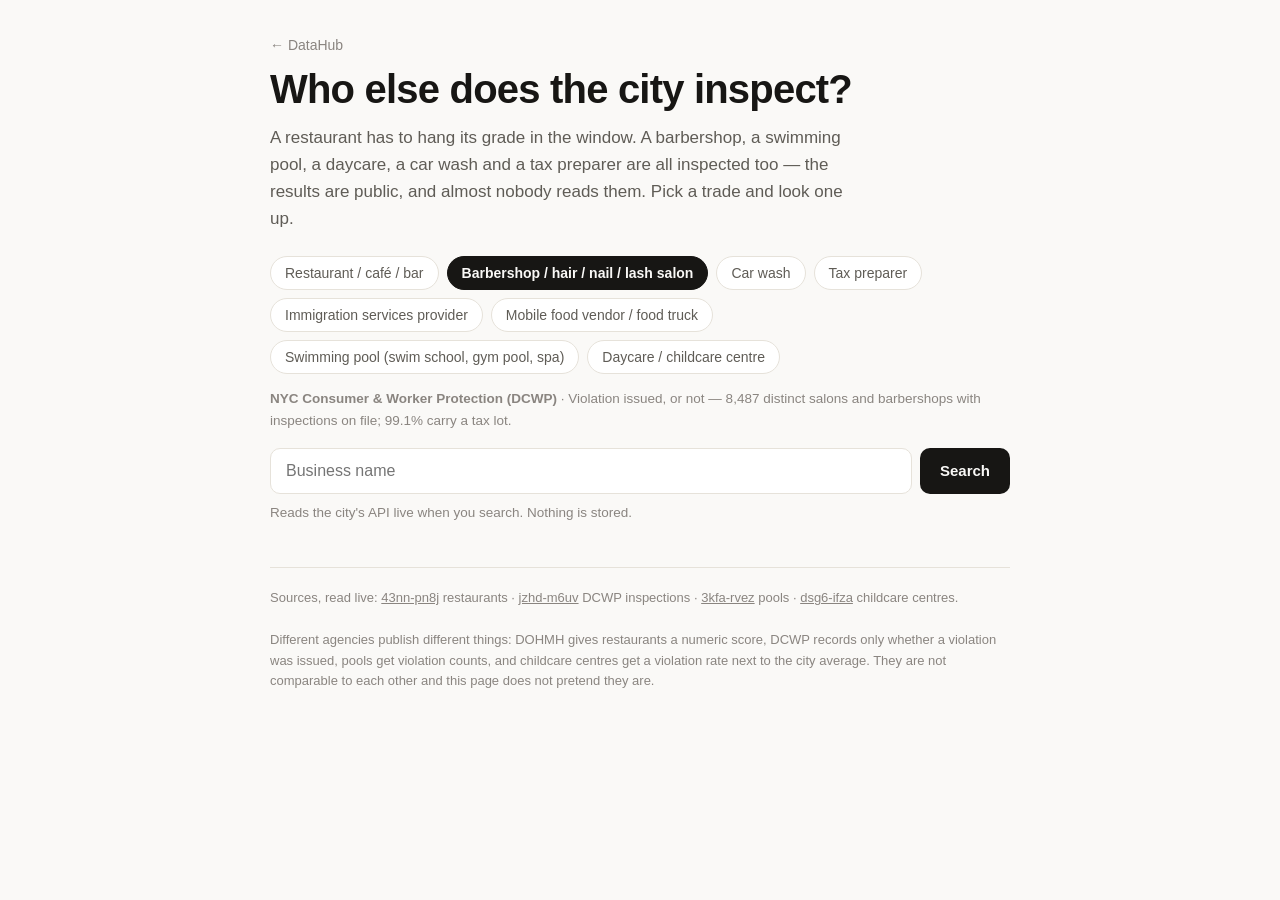
<file: data-app/business.html>
<!doctype html>
<html lang="en">
<head>
<meta charset="utf-8">
<meta name="viewport" content="width=device-width, initial-scale=1">
<title>Who else does the city inspect?</title>
<meta name="description" content="Restaurants get a letter grade in the window. Barbershops, salons, pools, daycares, car washes and tax preparers get inspected too — the city publishes those results and almost nobody reads them.">
<meta name="robots" content="index, follow, max-snippet:-1, max-image-preview:large">
<link rel="canonical" href="https://doble196.github.io/freshroute-demo/data-app/business.html">
<meta property="og:type" content="website">
<meta property="og:title" content="Who else does the city inspect?">
<meta property="og:description" content="Public inspection records for barbershops, salons, pools, daycares, car washes and more — read live from NYC's API.">
<meta property="og:url" content="https://doble196.github.io/freshroute-demo/data-app/business.html">
<meta name="twitter:card" content="summary">
<script type="application/ld+json">
{
  "@context":"https://schema.org","@type":"WebApplication",
  "name":"Who else does the city inspect?",
  "url":"https://doble196.github.io/freshroute-demo/data-app/business.html",
  "applicationCategory":"ReferenceApplication","operatingSystem":"Any modern browser",
  "offers":{"@type":"Offer","price":"0","priceCurrency":"USD"},
  "description":"Public inspection histories for NYC business types beyond restaurants — salons and barbershops, swimming pools, childcare centres, car washes, tax preparers, immigration services and mobile food vendors — read live from the city's API at search time."
}
</script>
<style>
  :root{
    --ground:#faf9f7; --panel:#fff; --ink:#171614; --ink2:#5f5c56; --ink3:#8a8580;
    --rule:#e6e2da; --track:#eceae4;
    --ok:#2f7d5d; --watch:#b07407; --act:#bd3f1e; --city:#2b5f8a; --gone:#8a8580;
    --shadow:0 1px 2px rgba(23,22,20,.05), 0 8px 24px -12px rgba(23,22,20,.18);
  }
  @media (prefers-color-scheme: dark){
    :root{
      --ground:#131211; --panel:#1c1a18; --ink:#f2efe9; --ink2:#a8a29a; --ink3:#7d7871;
      --rule:#2e2b27; --track:#262320;
      --ok:#5fb98d; --watch:#d9a039; --act:#e2795a; --city:#7fb2d9; --gone:#7d7871;
      --shadow:0 1px 2px rgba(0,0,0,.4), 0 8px 24px -12px rgba(0,0,0,.6);
    }
  }
  *{box-sizing:border-box}
  body{margin:0;background:var(--ground);color:var(--ink);
    font:16px/1.6 ui-sans-serif,-apple-system,BlinkMacSystemFont,"Segoe UI",Roboto,Helvetica,Arial,sans-serif;
    -webkit-font-smoothing:antialiased}
  .wrap{max-width:780px;margin:0 auto;padding:32px 20px 96px}
  a{color:inherit}
  header h1{font-size:clamp(28px,5vw,40px);line-height:1.15;letter-spacing:-.02em;margin:.2em 0 .3em}
  .lede{color:var(--ink2);font-size:17px;max-width:62ch;margin:0 0 4px}
  .backlink{font-size:14px;color:var(--ink3);text-decoration:none}
  .backlink:hover{color:var(--ink)}
  .verticals{display:flex;flex-wrap:wrap;gap:8px;margin:24px 0 14px}
  .vchip{padding:8px 14px;font-size:14px;border:1px solid var(--rule);border-radius:999px;
    background:var(--panel);cursor:pointer;color:var(--ink2)}
  .vchip[aria-pressed=true]{background:var(--ink);color:var(--ground);border-color:var(--ink);font-weight:600}
  .vnote{font-size:13.5px;color:var(--ink3);margin:0 0 16px;min-height:1.2em}
  .searchbar{display:flex;gap:8px;margin:8px 0}
  input[type=search]{flex:1;padding:13px 15px;font-size:16px;color:var(--ink);
    background:var(--panel);border:1px solid var(--rule);border-radius:10px}
  input[type=search]:focus{outline:2px solid var(--city);outline-offset:1px}
  button.go{padding:13px 20px;font-size:15px;font-weight:600;cursor:pointer;color:var(--ground);
    background:var(--ink);border:0;border-radius:10px}
  button.go:disabled{opacity:.5}
  .hint{font-size:13.5px;color:var(--ink3);margin:0 0 22px}
  .card{background:var(--panel);border:1px solid var(--rule);border-radius:14px;
    padding:20px 22px;margin:16px 0;box-shadow:var(--shadow)}
  .result{cursor:pointer;padding:13px 16px;margin:7px 0;border:1px solid var(--rule);
    border-radius:10px;background:var(--panel);display:flex;justify-content:space-between;gap:12px;align-items:baseline}
  .result:hover{border-color:var(--city)}
  .result span{color:var(--ink3);font-size:13.5px;text-align:right}
  h2{font-size:20px;margin:0 0 4px;letter-spacing:-.01em}
  h3{font-size:12px;text-transform:uppercase;letter-spacing:.09em;color:var(--ink3);margin:24px 0 10px;font-weight:700}
  .addr{color:var(--ink2);font-size:14.5px;margin:0 0 2px}
  .meta{color:var(--ink3);font-size:13px}
  .insp{display:flex;gap:14px;align-items:baseline;padding:11px 0;border-bottom:1px solid var(--track)}
  .insp:last-child{border-bottom:0}
  .insp .d{font-size:13px;color:var(--ink3);font-variant-numeric:tabular-nums;min-width:84px}
  .insp .h{font-weight:600;font-size:15px}
  .insp .x{color:var(--ink3);font-size:13px}
  .dot{width:9px;height:9px;border-radius:50%;flex:0 0 9px}
  .k-good{background:var(--ok)} .k-bad{background:var(--act)}
  .k-neutral{background:var(--watch)} .k-gone{background:var(--gone)}
  .flag{border-left:3px solid var(--city);background:color-mix(in oklab,var(--city) 7%,transparent);
    padding:13px 16px;border-radius:0 10px 10px 0;margin:14px 0;font-size:14.5px}
  .limits{font-size:14px;color:var(--ink2)}
  .limits li{margin:7px 0}
  footer{margin-top:44px;padding-top:20px;border-top:1px solid var(--rule);font-size:13px;color:var(--ink3)}
  code{font:13px ui-monospace,SFMono-Regular,Menlo,monospace;background:var(--track);padding:1px 5px;border-radius:4px}
  .spin{color:var(--ink3);font-size:14.5px;padding:10px 0}
</style>
</head>
<body>
<div class="wrap">
<header>
  <a class="backlink" href="index.html">← DataHub</a>
  <h1>Who else does the city inspect?</h1>
  <p class="lede">A restaurant has to hang its grade in the window. A barbershop, a swimming
  pool, a daycare, a car wash and a tax preparer are all inspected too — the results are
  public, and almost nobody reads them. Pick a trade and look one up.</p>
</header>

<div class="verticals" id="verticals" role="group" aria-label="Business type"></div>
<p class="vnote" id="vnote"></p>

<div class="searchbar">
  <input type="search" id="q" placeholder="Business name" autocomplete="off" aria-label="Business name">
  <button class="go" id="go">Search</button>
</div>
<p class="hint">Reads the city's API live when you search. Nothing is stored.</p>

<div id="out"></div>

<footer>
  Sources, read live: <a href="https://data.cityofnewyork.us/d/43nn-pn8j">43nn-pn8j</a> restaurants ·
  <a href="https://data.cityofnewyork.us/d/jzhd-m6uv">jzhd-m6uv</a> DCWP inspections ·
  <a href="https://data.cityofnewyork.us/d/3kfa-rvez">3kfa-rvez</a> pools ·
  <a href="https://data.cityofnewyork.us/d/dsg6-ifza">dsg6-ifza</a> childcare centres.
  <br><br>
  Different agencies publish different things: DOHMH gives restaurants a numeric score,
  DCWP records only whether a violation was issued, pools get violation counts, and
  childcare centres get a violation rate next to the city average. They are not comparable
  to each other and this page does not pretend they are.
</footer>
</div>

<script type="module">
import { VERTICALS, searchVertical, getVerticalInspections, configure } from './lib/nyc-sources.js';
configure({ mode: 'direct' });

const out = document.getElementById('out');
const q = document.getElementById('q');
const go = document.getElementById('go');
const vnote = document.getElementById('vnote');
const esc = (s) => String(s ?? '').replace(/[&<>"]/g, (c) => ({'&':'&amp;','<':'&lt;','>':'&gt;','"':'&quot;'}[c]));
const titleCase = (s) => String(s ?? '').toLowerCase().replace(/\b[a-z]/g, (m) => m.toUpperCase());

let active = 'salon_barbershop';

const chips = document.getElementById('verticals');
chips.innerHTML = Object.entries(VERTICALS).map(([k, v]) =>
  `<button class="vchip" data-k="${k}" aria-pressed="${k === active}">${esc(v.label)}</button>`).join('');
chips.querySelectorAll('.vchip').forEach((b) => b.addEventListener('click', () => {
  active = b.dataset.k;
  chips.querySelectorAll('.vchip').forEach((o) => o.setAttribute('aria-pressed', String(o === b)));
  paintNote(); out.innerHTML = ''; q.focus();
}));

function paintNote() {
  const v = VERTICALS[active];
  vnote.innerHTML = `<b>${esc(v.inspector)}</b> · ${esc(v.outcomeLabel)} — ${esc(v.note)}`;
}
paintNote();

async function search() {
  const term = q.value.trim();
  if (term.length < 2) { out.innerHTML = '<p class="spin">Type at least two characters.</p>'; return; }
  out.innerHTML = '<p class="spin">Searching the city\'s records…</p>';
  go.disabled = true;
  try {
    const rows = await searchVertical(active, term, 12);
    if (!rows.length) {
      out.innerHTML = `<p class="spin">No ${esc(VERTICALS[active].label.toLowerCase())} matching “${esc(term)}”.
        The city only lists businesses it has actually inspected — an absence here is not a clean record,
        it is no record.</p>`;
      return;
    }
    out.innerHTML = `<h3>${rows.length} match${rows.length > 1 ? 'es' : ''} — pick one</h3>` +
      rows.map((r, i) => `<div class="result" data-i="${i}">
        <b>${esc(titleCase(r.name))}</b>
        <span>${esc(titleCase(r.address))}<br>${esc(titleCase(r.locality))}</span></div>`).join('');
    out.querySelectorAll('.result').forEach((el) =>
      el.addEventListener('click', () => showOne(rows[Number(el.dataset.i)])));
  } catch (e) {
    out.innerHTML = `<div class="flag"><b>The city's API did not answer.</b> ${esc(e.message)}</div>`;
  } finally { go.disabled = false; }
}

async function showOne(row) {
  const v = VERTICALS[active];
  out.innerHTML = '<p class="spin">Reading inspection history…</p>';
  try {
    const hist = await getVerticalInspections(active, row.id, 14);
    let h = `<div class="card">
      <h2>${esc(titleCase(row.name))}</h2>
      <p class="addr">${esc(titleCase(row.address))}${row.locality ? ', ' + esc(titleCase(row.locality)) : ''}</p>
      <p class="meta">${esc(v.label)} · inspected by ${esc(v.inspector)}${row.bbl ? ' · lot ' + esc(row.bbl) : ''}</p>
      <h3>Inspection history — ${esc(v.outcomeLabel)}</h3>`;
    if (!hist.length) {
      h += `<p class="meta">No inspection rows for this name.</p>`;
    } else {
      h += hist.map((i) => `<div class="insp">
          <span class="dot k-${esc(i.kind)}"></span>
          <span class="d">${esc(i.date)}</span>
          <span class="h">${esc(i.headline)}</span>
          <span class="x">${esc(i.detail ?? '')}</span></div>`).join('');
      const bad = hist.filter((i) => i.kind === 'bad').length;
      const gone = hist.some((i) => i.kind === 'gone');
      h += `<p class="meta" style="margin-top:12px">${hist.length} inspection${hist.length > 1 ? 's' : ''} shown ·
        ${bad} with an adverse finding${gone ? ' · at least one visit recorded the business as closed or gone' : ''}.</p>`;
    }
    h += `<h3>What this cannot tell you</h3><ul class="limits">
        <li>These records are matched on the <b>business name the agency filed</b>, not a stable
          business ID. Two shops with the same name will collide, and a renamed shop breaks the chain.
          The restaurant dataset is the exception — it has a real identifier.</li>
        <li>"No violation issued" means the inspector did not write one on that visit. It is not a
          grade, and it is not the same thing as a restaurant's A.</li>
        <li>Whether the business is any good. This is a compliance record, nothing more.</li>
      </ul></div>`;
    out.innerHTML = h;
    window.scrollTo({ top: 0, behavior: 'smooth' });
  } catch (e) {
    out.innerHTML = `<div class="flag"><b>Could not read the history.</b> ${esc(e.message)}</div>`;
  }
}

go.addEventListener('click', search);
q.addEventListener('keydown', (e) => { if (e.key === 'Enter') search(); });
const params = new URLSearchParams(location.search);
if (params.get('v') && VERTICALS[params.get('v')]) {
  active = params.get('v');
  chips.querySelectorAll('.vchip').forEach((o) => o.setAttribute('aria-pressed', String(o.dataset.k === active)));
  paintNote();
}
if (params.get('q')) { q.value = params.get('q'); search(); }
</script>
</body>
</html>
</file>
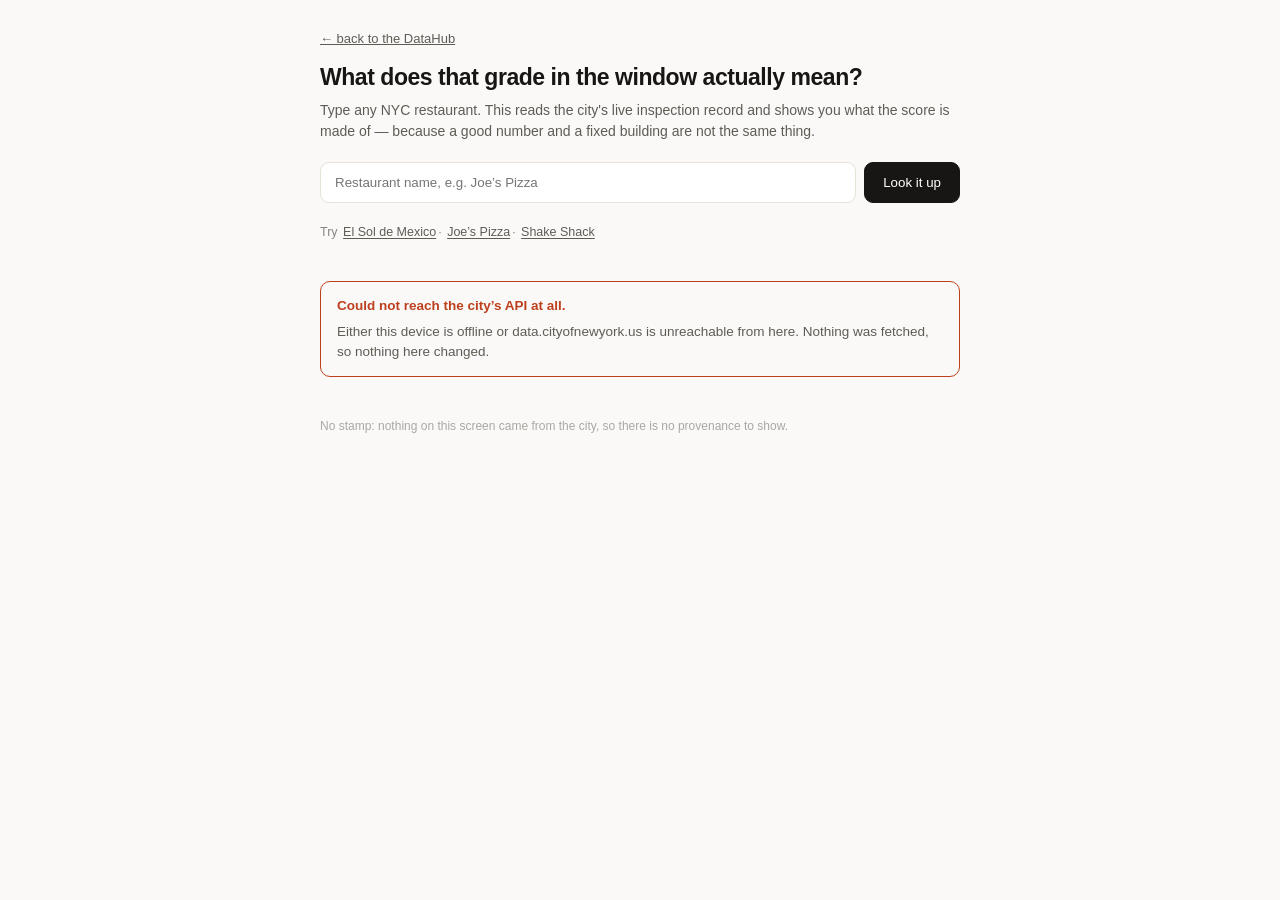
<file: data-app/check.html>
<!doctype html>
<html lang="en">
<head>
<meta charset="utf-8">
<meta name="viewport" content="width=device-width, initial-scale=1">
<title>What does that grade in the window actually mean?</title>
<meta name="description" content="Type any NYC restaurant. Reads the city's live inspection record and shows what the score is made of, because a good number and a fixed building are not the same thing.">
<meta name="robots" content="index, follow, max-snippet:-1, max-image-preview:large">
<link rel="canonical" href="https://doble196.github.io/freshroute-demo/data-app/check.html">
<meta property="og:type" content="website">
<meta property="og:title" content="What does that grade in the window actually mean?">
<meta property="og:description" content="What a NYC restaurant grade is actually made of, read live from the city's API when you search.">
<meta property="og:url" content="https://doble196.github.io/freshroute-demo/data-app/check.html">
<meta name="twitter:card" content="summary">
<script type="application/ld+json">
{
  "@context": "https://schema.org",
  "@type": "WebApplication",
  "name": "What does that grade in the window actually mean?",
  "url": "https://doble196.github.io/freshroute-demo/data-app/check.html",
  "applicationCategory": "ReferenceApplication",
  "operatingSystem": "Any modern browser",
  "offers": {"@type": "Offer", "price": "0", "priceCurrency": "USD"},
  "description": "Decomposes a NYC restaurant inspection score into what was actually found, read live from the city's API at the moment you search. Flags a low score that came from a re-opening visit rather than a full inspection. Cannot show points per violation, because the city does not publish them.",
  "isBasedOn": {
    "@type": "Dataset",
    "name": "DOHMH New York City Restaurant Inspection Results",
    "identifier": "43nn-pn8j",
    "url": "https://data.cityofnewyork.us/Health/DOHMH-New-York-City-Restaurant-Inspection-Results/43nn-pn8j",
    "creator": {"@type": "GovernmentOrganization", "name": "NYC Department of Health and Mental Hygiene"},
    "isAccessibleForFree": true
  },
  "citation": "https://github.com/doble196/freshroute-demo/blob/main/analysis/README.md"
}
</script>
<style>
  :root{
    --ground:#faf9f7; --panel:#fff; --ink:#171614; --ink2:#5f5c56; --ink3:#8a8580;
    --rule:#e6e2da; --track:#eceae4; --band:#dcd8cf;
    --ok:#2f7d5d; --watch:#b07407; --act:#bd3f1e;
    --shadow:0 1px 2px rgba(23,22,20,.05), 0 8px 24px -12px rgba(23,22,20,.18);
  }
  @media (prefers-color-scheme: dark){
    :root{
      --ground:#131211; --panel:#1c1a18; --ink:#f2efe9; --ink2:#a8a29a; --ink3:#7d7871;
      --rule:#302d2a; --track:#2a2724; --band:#3b3733;
      --ok:#5cb98e; --watch:#e0a63c; --act:#ee7a55;
      --shadow:0 1px 2px rgba(0,0,0,.4), 0 8px 24px -12px rgba(0,0,0,.6);
    }
  }
  :root[data-theme="dark"]{
    --ground:#131211; --panel:#1c1a18; --ink:#f2efe9; --ink2:#a8a29a; --ink3:#7d7871;
    --rule:#302d2a; --track:#2a2724; --band:#3b3733;
    --ok:#5cb98e; --watch:#e0a63c; --act:#ee7a55;
    --shadow:0 1px 2px rgba(0,0,0,.4), 0 8px 24px -12px rgba(0,0,0,.6);
  }
  :root[data-theme="light"]{
    --ground:#faf9f7; --panel:#fff; --ink:#171614; --ink2:#5f5c56; --ink3:#8a8580;
    --rule:#e6e2da; --track:#eceae4; --band:#dcd8cf;
    --ok:#2f7d5d; --watch:#b07407; --act:#bd3f1e;
    --shadow:0 1px 2px rgba(23,22,20,.05), 0 8px 24px -12px rgba(23,22,20,.18);
  }
  *{box-sizing:border-box}
  body{
    margin:0; padding:26px 18px 70px; background:var(--ground); color:var(--ink);
    font-family:ui-sans-serif,-apple-system,BlinkMacSystemFont,"Segoe UI",Roboto,sans-serif;
    -webkit-font-smoothing:antialiased; line-height:1.5;
  }
  .wrap{max-width:640px; margin:0 auto; display:flex; flex-direction:column; gap:20px}
  .mono{font-family:ui-monospace,SFMono-Regular,"SF Mono",Menlo,Consolas,monospace; font-variant-numeric:tabular-nums}
  .lab{font-size:10.5px; font-weight:650; letter-spacing:.1em; text-transform:uppercase; color:var(--ink3)}

  h1{font-size:23px; font-weight:700; letter-spacing:-.02em; margin:0 0 5px; text-wrap:balance}
  .sub{font-size:14px; color:var(--ink2); margin:0}

  /* search */
  .search{display:flex; gap:8px; flex-wrap:wrap}
  .search input{
    flex:1 1 220px; font:15px/1 inherit; padding:12px 14px; border-radius:9px;
    border:1px solid var(--rule); background:var(--panel); color:var(--ink);
  }
  .search input:focus-visible{outline:2px solid var(--act); outline-offset:1px}
  .search button{
    font:650 14px/1 inherit; padding:12px 18px; border-radius:9px; cursor:pointer;
    background:var(--ink); color:var(--panel); border:1px solid var(--ink);
  }
  .search button:focus-visible{outline:2px solid var(--act); outline-offset:2px}
  .hints{font-size:12.5px; color:var(--ink3)}
  .hints button{
    font:inherit; font-size:12.5px; background:none; border:0; padding:0 2px; cursor:pointer;
    color:var(--ink2); text-decoration:underline; text-underline-offset:2px;
  }

  .results{display:flex; flex-direction:column; gap:0; border:1px solid var(--rule); border-radius:11px; overflow:hidden}
  .results button{
    display:block; width:100%; text-align:left; font:inherit; cursor:pointer;
    background:var(--panel); border:0; border-bottom:1px solid var(--rule); padding:12px 15px; color:var(--ink);
  }
  .results button:last-child{border-bottom:0}
  .results button:hover,.results button:focus-visible{background:var(--ground); outline:none}
  .results .nm{font-weight:650; font-size:14.5px}
  .results .ad{font-size:12.5px; color:var(--ink2)}

  .panel{background:var(--panel); border:1px solid var(--rule); border-radius:14px; box-shadow:var(--shadow); overflow:hidden}
  .zone{padding:17px 20px; border-bottom:1px solid var(--rule)}
  .zone:last-child{border-bottom:0}

  .ctx .what{font-size:16px; font-weight:660; letter-spacing:-.01em}
  .ctx .dir{font-size:13.5px; color:var(--ink2); margin-top:2px}
  .ctx .thread{margin-top:7px}
  .ctx .thread a{color:var(--ink2)}

  .track{position:relative; height:32px; margin:14px 0 6px}
  .rail{position:absolute; left:0; right:0; top:13px; height:6px; background:var(--track); border-radius:3px}
  .seg3{position:absolute; top:13px; height:6px}
  .mark{position:absolute; top:3px; width:3px; height:26px; border-radius:2px; background:var(--ink)}
  .mark::after{content:attr(data-v); position:absolute; top:-16px; left:50%; transform:translateX(-50%);
    font:650 11px/1 ui-monospace,Menlo,monospace; color:var(--ink)}
  .ends{display:flex; justify-content:space-between; font-size:10.5px; color:var(--ink3)}

  .bignum{display:flex; align-items:baseline; gap:10px; margin-top:16px; flex-wrap:wrap}
  .bignum .n{font-size:58px; font-weight:720; letter-spacing:-.035em; line-height:.95;
    font-variant-numeric:tabular-nums; font-family:ui-monospace,SFMono-Regular,Menlo,monospace}
  .bignum .of{font-size:14px; color:var(--ink3)}
  .pill{display:inline-flex; align-items:center; gap:6px; padding:4px 11px; border-radius:999px;
    font-size:12px; font-weight:660; border:1px solid currentColor}
  .pill .dot{width:7px; height:7px; border-radius:50%; background:currentColor}
  .says{margin-top:11px; font-size:14px; color:var(--ink2)}
  .says b{color:var(--ink); font-weight:640}

  .warn{
    margin-top:13px; padding:11px 13px; border-radius:9px; font-size:13.5px; line-height:1.45;
    border:1px solid var(--watch); color:var(--ink);
  }
  .warn b{color:var(--watch)}

  /* history */
  .hist{display:flex; flex-direction:column; gap:7px; margin-top:11px}
  .hrow{display:grid; grid-template-columns:86px 1fr auto; gap:10px; align-items:center; font-size:13px}
  .hrow .hd{color:var(--ink2)}
  .hbar{height:15px; background:var(--track); border-radius:3px; position:relative; overflow:hidden}
  .hbar i{display:block; height:100%; border-radius:3px}
  .hrow .hs{font-weight:650; font-variant-numeric:tabular-nums; font-family:ui-monospace,Menlo,monospace;
    text-align:right; white-space:nowrap}
  .hrow.cur .hd{color:var(--ink); font-weight:650}

  /* violations */
  .grp{margin-top:14px}
  .grp:first-of-type{margin-top:6px}
  .grp h5{margin:0 0 3px; font-size:13px; font-weight:670; display:flex; align-items:center; gap:7px; flex-wrap:wrap}
  .grp .cnt{font-size:11px; font-weight:600; color:var(--ink3)}
  .grp p{margin:0 0 8px; font-size:12px; color:var(--ink3)}
  .v{display:flex; gap:9px; padding:7px 0; border-top:1px solid var(--rule); font-size:13px; line-height:1.4}
  .v .code{flex:none; font-size:11px; font-weight:650; color:var(--ink3); width:38px;
    font-family:ui-monospace,Menlo,monospace; padding-top:1px}
  .v .crit{flex:none; font-size:9.5px; font-weight:680; letter-spacing:.05em; text-transform:uppercase;
    color:var(--act); border:1px solid var(--act); border-radius:3px; padding:1px 4px; height:fit-content;
    white-space:nowrap; margin-top:1px}

  .fresh{display:flex; gap:9px; font-size:12.5px; color:var(--ink2); align-items:flex-start}
  .fresh.stale{color:var(--watch)}
  .fresh b{color:inherit; font-weight:650}

  .limits{font-size:12.5px; color:var(--ink2)}
  .limits li{margin-bottom:6px}
  .limits ul{margin:6px 0 0; padding-left:17px}

  .msg{padding:14px 16px; border:1px dashed var(--rule); border-radius:10px; font-size:13.5px; color:var(--ink2)}
  .msg.err{border-style:solid; border-color:var(--act); color:var(--act)}
  .msg.err .hdr{display:block; font-weight:670; margin-bottom:4px}
  .msg.err .why{display:block; color:var(--ink2); margin-top:5px}
  /* An error does not delete a true answer. The previous result stays and is
     marked as belonging to the previous search - it is still exactly as true
     as it was a second ago, it just no longer answers the question on screen. */
  #out.stale{opacity:.62}
  /* the previous answer stays on screen while the next one loads - wiping it
     costs the reader their context and collapses the page mid-scroll */
  #out.loading{opacity:.35; transition:opacity .12s ease; pointer-events:none}
  .search button[disabled]{opacity:.55; cursor:default}
  .notice{padding:12px 14px; border:1px solid var(--watch); border-radius:9px;
    font-size:13.5px; color:var(--ink); margin-bottom:12px; line-height:1.45}
  .notice b{color:var(--watch)}

  /* the two registers: never blended, never one number */
  .regs{display:grid; grid-template-columns:1fr 2fr; gap:14px; margin-top:2px}
  .reg .rv{font-size:21px; font-weight:720; letter-spacing:-.02em; margin-top:2px}
  .reg .rr{font-size:12.5px; color:var(--ink2); margin-top:3px; line-height:1.4}
  .reg .rr a{color:var(--ink2)}
  .conf-strong{color:var(--ok)} .conf-limited{color:var(--watch)} .conf-abstain{color:var(--ink3)}
  .actions{display:flex; gap:8px; flex-wrap:wrap; margin-top:13px}
  .actions a,.actions button{
    font:650 12.5px/1 inherit; padding:9px 13px; border-radius:8px; cursor:pointer;
    border:1px solid var(--rule); background:var(--panel); color:var(--ink);
    text-decoration:none; display:inline-flex; align-items:center;
  }
  .actions a:hover,.actions button:hover{background:var(--ground)}
  .cbar{display:flex; gap:9px; align-items:center; padding:10px 14px; border:1px solid var(--rule);
    border-radius:10px; font-size:13px; background:var(--panel); flex-wrap:wrap}
  .cbar button{font:650 12.5px/1 inherit; padding:7px 11px; border-radius:7px; cursor:pointer;
    border:1px solid var(--rule); background:var(--ground); color:var(--ink)}
  .ctable{width:100%; border-collapse:collapse; font-size:13px; margin-top:6px}
  .ctable th{text-align:left; font-size:10.5px; letter-spacing:.08em; text-transform:uppercase;
    color:var(--ink3); font-weight:650; padding:7px 8px 4px; border-bottom:1px solid var(--rule)}
  .ctable td{padding:8px; border-bottom:1px solid var(--rule); vertical-align:top}

  .foot{font-size:12px; color:var(--ink3); line-height:1.55}
  .foot a{color:var(--ink2)}
  .foot code{font-size:11.5px}

  @media (max-width:520px){
    .bignum .n{font-size:48px}
    .zone{padding:15px 16px}
    .hrow{grid-template-columns:74px 1fr auto; font-size:12.5px}
  }
  @media (prefers-reduced-motion:reduce){*{transition:none!important}}
</style>

</head>
<body>
<div class="wrap">
  <div>
    <p style="margin:0 0 10px"><a href="index.html" style="font-size:13px;color:var(--ink2)">&larr; back to the DataHub</a></p>
    <h1>What does that grade in the window actually mean?</h1>
    <p class="sub">Type any NYC restaurant. This reads the city's live inspection record and shows you what the
       score is made of &mdash; because a good number and a fixed building are not the same thing.</p>
  </div>

  <form class="search" id="form">
    <input id="q" type="search" placeholder="Restaurant name, e.g. Joe&rsquo;s Pizza" autocomplete="off" aria-label="Restaurant name">
    <button type="submit">Look it up</button>
  </form>
  <div class="hints">
    Try
    <button type="button" data-ex="EL SOL DE MEXICO">El Sol de Mexico</button>&middot;
    <button type="button" data-ex="JOES PIZZA">Joe&rsquo;s Pizza</button>&middot;
    <button type="button" data-ex="SHAKE SHACK">Shake Shack</button>
  </div>

  <div id="tray"></div>
  <div id="status" aria-live="polite"></div>
  <div id="out"></div>

  <div class="foot" id="foot"></div>
</div>

<script>
(() => {
  const API = "https://data.cityofnewyork.us/resource/43nn-pn8j.json";
  const $  = s => document.querySelector(s);
  const out = $("#out");
  const esc = s => String(s ?? "").replace(/[&<>"]/g, c => ({"&":"&amp;","<":"&lt;",">":"&gt;",'"':"&quot;"}[c]));
  const titleCase = s => String(s ?? "").toLowerCase().replace(/\b[a-z]/g, m => m.toUpperCase());

  // DOHMH's own published cut points. Not ours.
  const BANDS = [{g:"A", lo:0,  hi:13, c:"ok"},
                 {g:"B", lo:14, hi:27, c:"watch"},
                 {g:"C", lo:28, hi:100, c:"act"}];
  const bandFor = s => BANDS.find(b => s >= b.lo && s <= b.hi) || BANDS[2];

  // Our grouping, not DOHMH's. Built from the paired-inspection work. The
  // "needs money and a contractor" explanation was TESTED against each
  // building's own DOB record (dob_contractor_test.py): persistence is
  // identical in troubled and clean buildings, so the copy below claims
  // the measured fact and not the money story.
  const GROUPS = [
    { key:"building", h:"Pests and the building",
      note:"The slow kind. In 6,990 paired NYC inspections, about 4 in 10 of these were still there "
         + "at the re-inspection. We tested whether buildings with open DOB violations explain it - "
         + "they don't. Something makes these stick, and the data hasn't told us what yet.",
      test: c => /^(04[KLMN]|08[AB]|10[A-J])/.test(c) },
    { key:"handling", h:"Food handling and staff",
      note:"Fixable by next shift. In the same paired inspections, roughly 1 in 4 of these came back.",
      test: c => /^(02|03|04[A-J]|05|06|09)/.test(c) },
    { key:"admin", h:"Paperwork, signage and everything else",
      note:"Administrative findings. They add points but say little about the kitchen.",
      test: () => true },
  ];

  // ---- BEGIN GENERATED by build_pages.py - do not hand-edit ----
  // Source: agrade_test.json, written by agrade_test.py.
  // 4,110 A grades confirmed earned on a re-inspection that
  // answered a failed initial, vs 16,674 earned on an initial.
  const AGRADE = {"censored":19672,"dataset":"43nn-pn8j","failScore":14,"initialN":16674,"initialRate":0.2887,"lookbackDays":180,"paired":25103,"reinspN":4110,"reinspRate":0.4667,"watermark":"Tue, 11 Aug 2026 22:11:54 GMT"};
  // ---- END GENERATED ----

  // ---- BEGIN GENERATED-IRC by build_pages.py - do not hand-edit ----
  // Source: irc_validation_result.json (immutable one-shot) + irc_prereg.json.
  // H1 PASS on the untouched window, 28.6% vs 46.0%.
  const IRC = {"abstainAfterDays":730,"failScore":14,"limitedOutcomes":3114,"limitedRatePct":46.0,"lookbackDays":180,"methodologyVersion":"1.0.0-candidate","registration":"64c5bcd80c34f5e7ede884ab7f1ca9ccd382b940","strongOutcomes":4614,"strongRatePct":28.6,"validatedOn":"2026-08-12","verdict":"pass"};
  // ---- END GENERATED-IRC ----

  // Inspection Record Confidence, in the browser. Mirrors irc_engine.py's
  // registered mapping exactly; irc_ui_parity_test.cjs replays the shared
  // fixture through THIS code against the Python expectations, so drift
  // between the two implementations fails the build (the GUARD 10 lesson).
  //
  // The walk below intentionally repeats reinspectionAContext's logic rather
  // than wrapping it: the node harnesses extract each function by name and
  // eval it standalone, so every tested function must be self-contained.
  //
  // The reserved middle level appears nowhere in this map. It is unearned -
  // a gate proves no route can emit it.
  const IRC_LEVEL = {
    ORIGIN_INITIAL: "strong",
    ORIGIN_REINSP_CONFIRMED_FAILED_INITIAL: "limited",
    ORIGIN_REINSP_AFTER_PASSED_INITIAL: "limited",
    ORIGIN_REINSP_UNCONFIRMED_FAILS_CLOSED: "limited",
    ORIGIN_OTHER_CYCLE_FAILS_CLOSED: "limited",
  };
  const IRC_LABEL = {strong: "Strong", limited: "Limited",
                     not_enough_current_evidence: "Not enough current evidence"};
  const IRC_COPY = {
    ORIGIN_INITIAL: "This A was earned on an initial inspection.",
    ORIGIN_REINSP_CONFIRMED_FAILED_INITIAL: "This A followed a confirmed failed initial inspection.",
    ORIGIN_REINSP_AFTER_PASSED_INITIAL: "This A was earned on a re-inspection; the initial before it had passed.",
    ORIGIN_REINSP_UNCONFIRMED_FAILS_CLOSED: "This A was earned on a re-inspection whose earlier history could not be confirmed, so the rating takes the cautious reading.",
    ORIGIN_OTHER_CYCLE_FAILS_CLOSED: "This A came from a cycle visit that was neither an initial inspection nor a re-inspection, so the rating takes the cautious reading.",
    EVIDENCE_TOO_OLD: "The newest usable record is over two years old, so this tool will not claim confidence either way.",
    NO_GRADED_RECORD: "No graded inspection is on file to rate.",
    A_EVENT_NOT_ELIGIBLE: "The displayed A did not come from a full cycle inspection, so there is nothing this rating can honestly grade.",
    DISPLAYED_GRADE_NOT_A: "Confidence levels apply to displayed A grades; a B or C already carries its own warning.",
  };

  function classifyIRC(dates, byDate, asofMs, cfg){
    cfg = cfg || IRC;
    const at = d => {
      const rs = byDate.get(d) || [];
      const s = rs.find(r => r.score != null)?.score;
      return {
        date: d,
        type: (rs.find(r => r.inspection_type)?.inspection_type || "").toLowerCase(),
        score: s == null ? null : Number(s),
        grade: (rs.find(r => r.grade)?.grade || "").trim().toUpperCase(),
      };
    };
    const graded = dates.map(at).filter(e => e.grade === "A" || e.grade === "B" || e.grade === "C");
    if (!graded.length) return {state: "not_enough_current_evidence", reason: "NO_GRADED_RECORD"};
    const disp = graded[0];                              // dates are newest-first
    if (disp.grade !== "A")
      return {state: "displayed_grade_not_a", reason: "DISPLAYED_GRADE_NOT_A", grade: disp.grade};
    const eligible = disp.score != null && disp.type.indexOf("cycle inspection") === 0
                     && disp.type.indexOf("reopen") === -1;
    if (!eligible) return {state: "not_enough_current_evidence", reason: "A_EVENT_NOT_ELIGIBLE"};
    const age = Math.floor((asofMs - Date.parse(disp.date + "T00:00:00Z")) / 864e5);
    if (age > cfg.abstainAfterDays)
      return {state: "not_enough_current_evidence", reason: "EVIDENCE_TOO_OLD", ageDays: age};

    let origin = "ORIGIN_OTHER_CYCLE_FAILS_CLOSED";
    if (disp.type.indexOf("initial") !== -1) origin = "ORIGIN_INITIAL";
    else if (disp.type.indexOf("re-inspection") !== -1){
      origin = "ORIGIN_REINSP_UNCONFIRMED_FAILS_CLOSED";
      const dispMs = Date.parse(disp.date + "T00:00:00Z");
      const later = dates.filter(d => d < disp.date);   // strictly before, newest-first
      for (let i = 0; i < later.length; i++){
        const prev = at(later[i]);
        if ((dispMs - Date.parse(prev.date + "T00:00:00Z")) / 864e5 > cfg.lookbackDays) break;
        if (!prev.type) break;                          // unclassifiable visit: fail closed
        if (prev.type.indexOf("initial") === -1) continue;
        if (prev.score == null) break;                  // cannot confirm it failed
        origin = prev.score >= cfg.failScore
          ? "ORIGIN_REINSP_CONFIRMED_FAILED_INITIAL"
          : "ORIGIN_REINSP_AFTER_PASSED_INITIAL";
        break;
      }
    }
    return {state: IRC_LEVEL[origin], reason: origin, ageDays: age};
  }

  const fmtDate = iso => new Date(iso).toLocaleDateString("en-US",
    {year:"numeric", month:"short", day:"numeric", timeZone:"UTC"});
  const daysAgo = iso => Math.floor((Date.now() - new Date(iso)) / 864e5);

  // A fetch that never returns is worse than one that fails: the page waits
  // forever and the button stays dead. Twelve seconds is past the point where
  // anyone is still waiting, so we stop waiting for them.
  const TIMEOUT_MS = 12000;

  // Every failure carries a kind, because these are not one event. "You are
  // offline", "the city is refusing", and "the city sent us something that is
  // not data" are three different facts, and only one of them is about the
  // reader's connection. Collapsing them into one catch is how an outage ends
  // up printed as "no restaurant matched".
  const fail = (kind, message) => Object.assign(new Error(message), {kind});

  // The request currently holding a socket. A newer search cuts it loose.
  let inflight = null;

  async function api(params){
    const u = new URL(API);
    for (const [k,v] of Object.entries(params)) u.searchParams.set(k, v);

    if (inflight) inflight.abort();          // the old question is no longer being asked
    const ctl = inflight = new AbortController();
    let timedOut = false;
    const timer = setTimeout(() => { timedOut = true; ctl.abort(); }, TIMEOUT_MS);

    // An abort surfaces the same way whether we timed it out or replaced it,
    // so the reason has to be read off our own flags, never off the exception.
    const aborted = err => {
      if (timedOut) return fail("timeout",
        `The city\u2019s API did not answer within ${TIMEOUT_MS/1000} seconds.`);
      if (err && err.name === "AbortError") return fail("superseded", "Replaced by a newer search.");
      return null;
    };

    try{
      let r;
      try{
        r = await fetch(u, {signal: ctl.signal});
      }catch(err){
        // fetch() rejects for exactly two reasons here: we cancelled it, or
        // the request never reached a server at all. A 503 does NOT land here.
        throw aborted(err) || fail("offline",
          "Could not reach the city\u2019s API at all.");
      }

      if (!r.ok) throw fail("status",
        `The city\u2019s API answered with an error: ${r.status} ${r.statusText || ""}`.trim() + ".");

      let body;
      try{
        body = await r.json();
      }catch(err){
        // The status line said 200 and then the body was not JSON. Usually a
        // gateway or an outage page answering in front of the real server.
        throw aborted(err) || fail("badbody",
          "The city\u2019s API answered, but what came back was not data.");
      }

      // A 200 is not a promise that the body is the thing we asked for. Socrata
      // returns its own errors as a JSON object, and an object has no .length -
      // so without this check a rejected query reads on screen as "no results".
      if (!Array.isArray(body)){
        const said = body && typeof body === "object" && typeof body.message === "string"
          ? body.message : null;
        throw fail("badshape", said
          ? `The city\u2019s API rejected the query: \u201c${said}\u201d`
          : "The city\u2019s API answered OK, but the body was not a list of inspection rows.");
      }

      return { rows: body, modified: r.headers.get("Last-Modified") };
    }finally{
      clearTimeout(timer);
      if (inflight === ctl) inflight = null;
    }
  }

  // Every fetch takes a ticket. A slow early request that lands after a fast
  // later one must not overwrite the newer answer, so stale tickets return
  // without touching the DOM.
  let ticket = 0;

  // #status and #out do two different jobs. #out holds the last answer the
  // city actually gave us. #status holds what is happening right now. Keeping
  // them apart is what makes it impossible for an error to delete a true
  // result - setBusy never touches #out's contents, only its dimming.
  function setBusy(on, msg){
    const btn = document.querySelector("#form button");
    btn.disabled = on;
    btn.textContent = on ? "Looking\u2026" : "Look it up";
    // The previous result stays put and dims; it is still true until replaced.
    out.classList.toggle("loading", on);
    if (on){
      $("#status").innerHTML = `<div class="msg">${msg}</div>`;
      // The footer stamps the provenance of what is ON SCREEN. Mid-fetch that
      // is the OLD result, so the stamp must not read as current.
      $("#foot").innerHTML =
        `<span style="opacity:.55">Checking the city&rsquo;s API&hellip; the stamp below returns with the answer.</span>`;
    }
    // Deliberately does NOT clear #status on the way out: by then #status may
    // be holding an error message that outlives the request that caused it.
  }

  // Every terminal answer comes through this one door: the status line clears,
  // the stale mark comes off, and #out becomes the newest true thing we have.
  function settle(html){
    $("#status").innerHTML = "";
    out.classList.remove("stale");
    out.innerHTML = html;
  }

  // What each failure actually means, in the reader's terms. The rule for
  // every line: say what happened, say whose fault it is, and never imply we
  // learned anything about the restaurant - because we didn't.
  const WHY = {
    timeout:  "That is almost always the city\u2019s server being slow, not your connection. We stopped waiting rather than leave you on a spinner.",
    offline:  "Either this device is offline or data.cityofnewyork.us is unreachable from here. Nothing was fetched, so nothing here changed.",
    status:   "That is their server refusing, not your search. Worth trying again in a minute.",
    badbody:  "Something answered in front of their server \u2014 usually a gateway or an outage page. We are not going to guess at what it meant.",
    badshape: "We asked for a list of inspections and got something else back. That is not the same as finding nothing, so we are not going to show it as an empty result.",
  };

  // Provenance of whatever is sitting in #out right now.
  let lastStamp = null;

  const PAGE_URL = "https://doble196.github.io/freshroute-demo/data-app/check.html";
  const mapsHref = h => "https://www.google.com/maps/search/?api=1&query=" +
    encodeURIComponent(`${h.building || ""} ${h.street || ""}, ${h.boro || ""}, NYC`.trim());
  const deepLink = camis => `${PAGE_URL}?camis=${encodeURIComponent(camis)}`;

  async function shareCard(h, grade, confLabel, reasonCopy){
    const text = `${titleCase(h.dba)} \u2014 ${titleCase(`${h.building || ""} ${h.street || ""}`)}, ${h.boro}\n` +
      `City grade ${grade} \u00b7 Record confidence ${confLabel}\n${reasonCopy}\n${deepLink(h.camis)}`;
    try{
      if (navigator.share){ await navigator.share({text}); return; }
      await navigator.clipboard.writeText(text);
      $("#status").innerHTML = `<div class="msg">Copied to clipboard.</div>`;
      setTimeout(() => { if ($("#status").textContent.indexOf("Copied") !== -1) $("#status").innerHTML = ""; }, 2500);
    }catch(e){ /* user cancelled the share sheet - nothing to report */ }
  }

  // The compare tray lives on THIS DEVICE only (localStorage). It is a
  // comparison selector, not an account: nothing leaves the browser. Save
  // behind real authentication ships with a backend, not before.
  const TRAY_KEY = "irc_compare_v1";
  const tray = () => { try{ return JSON.parse(localStorage.getItem(TRAY_KEY)) || []; }catch(e){ return []; } };
  const setTray = t => { localStorage.setItem(TRAY_KEY, JSON.stringify(t.slice(0, 3))); paintTray(); };
  function paintTray(){
    const t = tray();
    const el = $("#tray");
    if (!t.length){ el.innerHTML = ""; return; }
    el.innerHTML = `<div class="cbar"><span><b>${t.length}</b> in compare (this device only)</span>` +
      (t.length >= 2 ? `<button id="cmpGo">Compare</button>` : `<span style="color:var(--ink3)">add one more to compare</span>`) +
      `<button id="cmpClear">Clear</button></div>`;
    const go = $("#cmpGo"); if (go) go.addEventListener("click", runCompare);
    $("#cmpClear").addEventListener("click", () => setTray([]));
  }

  async function runCompare(){
    const t = tray();
    const my = ++ticket;
    setBusy(true, "Fetching each location live for the comparison\u2026");
    try{
      const cols = [];
      for (const camis of t){
        const {rows} = await api({
          "camis": camis,
          "$select": "camis,dba,boro,building,street,inspection_date,score,grade,action,inspection_type",
          "$order": "inspection_date DESC", "$limit": "400",
        });
        if (!rows.length){ cols.push({camis, missing: true}); continue; }
        const byD = new Map();
        for (const r of rows){
          const d = (r.inspection_date || "").slice(0,10);
          if (!d || d === "1900-01-01") continue;
          if (!byD.has(d)) byD.set(d, []);
          byD.get(d).push(r);
        }
        const ds = [...byD.keys()].sort().reverse();
        const c = classifyIRC(ds, byD, Date.now());
        const curr = byD.get(ds[0]) || [];
        cols.push({
          camis, dba: rows[0].dba, addr: `${rows[0].building || ""} ${rows[0].street || ""}`,
          boro: rows[0].boro,
          grade: (curr.find(r => r.grade)?.grade || "\u2014"),
          conf: c, evDate: ds[0],
        });
      }
      if (my !== ticket) return;
      stampFoot(lastStamp);
      const levels = new Set(cols.filter(c => !c.missing).map(c => c.conf.state));
      const note = levels.size === 1
        ? "Same record confidence \u2014 choose based on the food, location, or available time."
        : "A more dependable inspection record does not mean better food, and it does not mean the other restaurant is currently unsafe.";
      settle(`<div class="panel"><div class="zone">
        <div class="lab">Compare \u00b7 no overall winner, on purpose</div>
        <div style="overflow-x:auto"><table class="ctable"><tr><th></th>${cols.map(c =>
          `<th>${esc(titleCase(c.dba || c.camis))}</th>`).join("")}</tr>
        <tr><td class="lab">Address</td>${cols.map(c => `<td>${c.missing ? "\u2014" :
          esc(titleCase(c.addr)) + " \u00b7 " + esc(c.boro)}</td>`).join("")}</tr>
        <tr><td class="lab">City grade</td>${cols.map(c => `<td><b>${c.missing ? "?" : esc(c.grade)}</b></td>`).join("")}</tr>
        <tr><td class="lab">Record confidence</td>${cols.map(c => `<td>${c.missing ? "no record" :
          `<b class="conf-${c.conf.state === "strong" ? "strong" : c.conf.state === "limited" ? "limited" : "abstain"}">${IRC_LABEL[c.conf.state] || "n/a"}</b>`}</td>`).join("")}</tr>
        <tr><td class="lab">Why</td>${cols.map(c => `<td>${c.missing ? "\u2014" :
          esc(IRC_COPY[c.conf.reason] || "")}</td>`).join("")}</tr>
        <tr><td class="lab">Evidence date</td>${cols.map(c => `<td>${c.missing ? "\u2014" : fmtDate(c.evDate)}</td>`).join("")}</tr>
        <tr><td class="lab"></td>${cols.map(c => `<td>${c.missing ? "" :
          `<a href="${mapsHref({building: c.addr, street: "", boro: c.boro})}" target="_blank" rel="noopener">Directions</a> \u00b7 <a href="${deepLink(c.camis)}">Open</a>`}</td>`).join("")}</tr>
        </table></div>
        <p style="margin:10px 0 0;font-size:12.5px;color:var(--ink2)">${note}</p>
      </div></div>`);
    }catch(e){
      if (my !== ticket || e.kind === "superseded") return;
      renderError(e);
    }finally{
      if (my === ticket) setBusy(false);
    }
  }

  function renderError(e){
    const stale = out.innerHTML.trim().length > 0;
    $("#status").innerHTML =
      `<div class="msg err"><span class="hdr">${esc(e.message)}</span>
         <span class="why">${esc(WHY[e.kind] || "")}</span>
         ${stale ? `<span class="why">The result below is the answer to your <i>previous</i> search. It is still true \u2014 it just is not the thing you asked for.</span>` : ""}</div>`;
    // #out is untouched on purpose. But it must stop looking current.
    if (stale){ out.classList.add("stale"); stampFoot(lastStamp, true); }
    else $("#foot").innerHTML =
      `<span style="opacity:.7">No stamp: nothing on this screen came from the city, so there is
       no provenance to show.</span>`;
  }

  // Five words that are not restaurant names. This search matches dba (the
  // business name), so "Brooklyn" returns Brooklyn Diner - not Brooklyn.
  // Confidently wrong is worse than empty, so say so before showing results.
  const BOROS = new Set(["BROOKLYN","QUEENS","MANHATTAN","BRONX","STATEN ISLAND","THE BRONX","NYC","NEW YORK"]);

  async function search(term){
    const t = term.toUpperCase().replace(/'/g, "''");
    const my = ++ticket;
    setBusy(true, `Asking the city&rsquo;s API for &ldquo;${esc(term)}&rdquo;&hellip;`);
    try{
      const {rows, modified} = await api({
        "$select":"camis,dba,boro,building,street",
        "$where":`upper(dba) like '%${t}%'`,
        "$group":"camis,dba,boro,building,street",
        "$limit":"15",
      });
      if (my !== ticket) return;          // a newer search already won
      stampFoot(modified);

      // A borough typed into a name box matches names, not places. Name it.
      const boroNote = BOROS.has(term.trim().toUpperCase())
        ? `<div class="notice"><b>&ldquo;${esc(term)}&rdquo; is a place, not a restaurant name.</b><br>
             This box searches the name over the door, so these are restaurants with
             &ldquo;${esc(term)}&rdquo; <i>in their name</i> &mdash; not the ones located there.
             Looking up a whole borough is a different question than this tool answers:
             it checks one restaurant at a time.</div>`
        : "";

      // Zero rows has two completely different causes and the screen cannot
      // tell them apart, so it must not offer only the flattering one. A place
      // that failed and shut down is DELETED from this dataset - it comes back
      // looking exactly like a place that never existed.
      if (!rows.length){
        settle(boroNote + `<div class="msg"><b>Nothing in the city&rsquo;s file matches
          &ldquo;${esc(term)}&rdquo;.</b> Two very different things do that, and this screen
          cannot tell you which one you hit.
          <br><br><b>1. The spelling.</b> The city files names in caps and usually without
          punctuation &mdash; Joe&rsquo;s Pizza is stored as JOES PIZZA. Try a shorter piece of the name.
          <br><br><b>2. It closed.</b> This dataset only holds restaurants that are still open.
          When one shuts down, the city takes its whole inspection history out with it. So a
          restaurant that failed hard and closed looks identical to a restaurant that never
          existed: empty. The worst records are the ones you cannot see.</div>`);
        return;
      }
      if (rows.length === 1 && !boroNote) return show(rows[0].camis);
      settle(boroNote + `<div class="results">` + rows.map(r =>
        `<button data-camis="${esc(r.camis)}">
           <div class="nm">${esc(titleCase(r.dba))}</div>
           <div class="ad">${esc(titleCase(`${r.building||""} ${r.street||""}`))} &middot; ${esc(r.boro)}</div>
         </button>`).join("") + `</div>`);
    }catch(e){
      if (my !== ticket || e.kind === "superseded") return;
      renderError(e);
    }finally{
      if (my === ticket) setBusy(false);
    }
  }

  async function show(camis){
    const my = ++ticket;
    setBusy(true, "Loading the inspection history&hellip;");
    try{
      const {rows, modified} = await api({
        "camis":camis,
        "$select":"camis,dba,boro,building,street,cuisine_description,inspection_date,score,grade,action,"
                + "violation_code,violation_description,critical_flag,inspection_type",
        "$order":"inspection_date DESC",
        "$limit":"400",
      });
      if (my !== ticket) return;          // superseded by a newer lookup
      stampFoot(modified);
      if (!rows.length){ settle(`<div class="msg">The city has no inspection rows for this record.</div>`); return; }
      render(rows, modified);
    }catch(e){
      if (my !== ticket || e.kind === "superseded") return;
      renderError(e);
    }finally{
      if (my === ticket) setBusy(false);
    }
  }

  // Was the A on screen earned on a re-inspection that answered a FAILED
  // initial? Returns that initial, or null.
  //
  // Conservative by construction. Every branch that cannot be confirmed from
  // the record returns null and the flag stays off: no visit type, a visit
  // type we cannot classify anywhere in the chain, no parent initial inside
  // the lookback, or a parent initial with no score. Guessing would put a
  // restaurant into a bucket whose rate was measured on a different
  // population - the number would then be about somebody else.
  //
  // The rules here mirror earned_on() in agrade_test.py exactly, because the
  // percentages this flag prints were measured with those rules. GUARD 14
  // fails the build if the two drift.
  function reinspectionAContext(dates, byDate, cfg){
    cfg = cfg || AGRADE;
    if (!dates || dates.length < 2) return null;
    const at = d => {
      const rs = byDate.get(d) || [];
      const s = rs.find(r => r.score != null)?.score;
      return {
        date: d,
        type: (rs.find(r => r.inspection_type)?.inspection_type || "").toLowerCase(),
        score: s == null ? null : Number(s),
        grade: (rs.find(r => r.grade)?.grade || "").trim().toUpperCase(),
      };
    };
    const cur = at(dates[0]);
    if (cur.grade !== "A") return null;                 // not an A on display
    if (!cur.type) return null;                         // visit type unknown
    if (cur.type.indexOf("re-inspection") === -1) return null;

    const curMs = Date.parse(cur.date + "T00:00:00Z");
    for (let i = 1; i < dates.length; i++){
      const prev = at(dates[i]);
      if ((curMs - Date.parse(prev.date + "T00:00:00Z")) / 864e5 > cfg.lookbackDays) return null;
      if (!prev.type) return null;                      // unclassifiable visit in between
      if (prev.type.indexOf("initial") === -1) continue; // walk past other visits
      if (prev.score == null) return null;              // cannot confirm it failed
      return prev.score >= cfg.failScore ? prev : null;
    }
    return null;                                        // no parent initial in range
  }

  function render(rows, modified){
    const head = rows[0];
    // one inspection = one camis + date. Rows are violations within it.
    const byDate = new Map();
    for (const r of rows){
      const d = (r.inspection_date || "").slice(0,10);
      if (!d || d === "1900-01-01") continue;      // the city's null-date sentinel
      if (!byDate.has(d)) byDate.set(d, []);
      byDate.get(d).push(r);
    }
    const dates = [...byDate.keys()].sort().reverse();
    if (!dates.length){ settle(`<div class="msg">Every inspection on this record carries the city&rsquo;s placeholder date, so there is nothing datable to show.</div>`); return; }

    const cur = byDate.get(dates[0]);
    const scoreRaw = cur.find(r => r.score != null)?.score;
    const score = scoreRaw == null ? null : Number(scoreRaw);
    const grade = cur.find(r => r.grade)?.grade || null;
    const action = cur.find(r => r.action)?.action || null;
    const itype  = cur.find(r => r.inspection_type)?.inspection_type || null;

    const conf = classifyIRC(dates, byDate, Date.now());

    // real violations only - an action-only row has no violation code
    const viols = cur.filter(r => r.violation_code);
    const crit  = viols.filter(r => r.critical_flag === "Critical").length;

    const band = score == null ? null : bandFor(score);
    const gradeWord = {A:"A", B:"B", C:"C", Z:"Grade pending", N:"Not yet graded", P:"Re-opening pending"}[grade] || null;
    // A pending grade or a visit with no recorded violations is not a verdict
    // on the kitchen - the pill must never dress it in a verdict's colour.
    const caveat = ["Z","N","P"].includes(grade) || viols.length === 0;

    // ---- context first, then the number -------------------------------
    let html = `<div class="panel">
      <div class="zone ctx">
        <div class="what">${esc(titleCase(head.dba))}</div>
        <div class="dir">${esc(titleCase(`${head.building||""} ${head.street||""}`))} &middot; ${esc(head.boro)}${
          head.cuisine_description ? " &middot; " + esc(head.cuisine_description) : ""}</div>
        <div class="dir thread">One address, three lenses — this is the <b>customer</b> one.
          Same restaurant: <a href="operator.html?camis=${esc(head.camis)}">what the operator should fix first</a>
          &middot; <a href="building.html?camis=${esc(head.camis)}">the building&rsquo;s own records</a></div>
      </div>

      <div class="zone">
        <div class="regs">
          <div class="reg">
            <div class="lab">City grade</div>
            <div class="rv">${grade ? esc(grade) : "\u2014"}</div>
            <div class="rr">the city&rsquo;s letter, shown as posted</div>
          </div>
          <div class="reg">
            <div class="lab">Record confidence</div>
            <div class="rv conf-${conf.state === "strong" ? "strong" : conf.state === "limited" ? "limited" : "abstain"}">${
              esc(IRC_LABEL[conf.state] || "Not applicable")}</div>
            <div class="rr">${esc(IRC_COPY[conf.reason] || "")}
              ${conf.state === "strong" || conf.state === "limited"
                ? `<a href="#found">See the supporting inspection rows below.</a>` : ""}</div>
          </div>
        </div>
        <div class="rr" style="margin-top:10px;font-size:12.5px;color:var(--ink2)">
          It says how sure we can be &mdash; not how good the restaurant is. Inspection Record
          Confidence shows how much the available inspection history lets you lean on the city
          grade. It rates the evidence, not the kitchen.</div>
        <div class="actions">
          <a href="${mapsHref(head)}" target="_blank" rel="noopener">Directions</a>
          <button type="button" id="actShare">Share</button>
          <button type="button" id="actCompare">Add to compare</button>
        </div>
      </div>

      <div class="zone">
        <div class="what" style="font-size:15px;font-weight:660">Lower is better. Points are bad.</div>
        <div class="dir" style="font-size:13.5px;color:var(--ink2);margin-top:2px">
          The city gives an <b>A at 13 points or fewer</b>, a B up to 27, a C at 28 and above.</div>`;

    if (score == null){
      html += `<div class="bignum"><span class="n">&mdash;</span>
                 <span class="of">the city recorded no score for this visit</span></div>`;
    } else {
      const pos = Math.min(score, 100);
      html += `
        <div class="track">
          <div class="rail"></div>
          <div class="seg3" style="left:0%;width:13%;background:var(--ok);border-radius:3px 0 0 3px"></div>
          <div class="seg3" style="left:14%;width:13%;background:var(--watch)"></div>
          <div class="seg3" style="left:28%;width:72%;background:var(--act);border-radius:0 3px 3px 0"></div>
          <div class="mark" style="left:${pos}%" data-v="${score}"></div>
        </div>
        <div class="ends"><span class="mono">0 &middot; A</span><span class="mono">14 &middot; B</span>
          <span class="mono">28+ &middot; C</span><span class="mono">100</span></div>
        <div class="bignum">
          <span class="n">${score}</span><span class="of">points</span>
          <span class="pill" style="color:var(--${caveat ? "watch" : band.c})"><span class="dot"></span>${
            caveat ? "Not a full inspection"
                   : gradeWord ? esc(gradeWord) : "in the " + band.g + " range"}</span>
        </div>`;
    }

    html += `<div class="says">Inspected <b>${fmtDate(dates[0])}</b> &mdash; ${daysAgo(dates[0])} days ago${
      itype ? ` &middot; ${esc(itype)}` : ""}.</div>`;

    // The single most important piece of context on the whole screen: a low
    // score from a re-opening visit is not a clean bill of health.
    if (action && !/violations were cited/i.test(action)){
      html += `<div class="warn"><b>Read this before you read the number.</b><br>
        The city logged this visit as: &ldquo;${esc(action)}&rdquo;${
          viols.length === 0 ? ", and recorded no violations at all" : ""}.
        ${score === 0 || viols.length === 0
          ? "A visit like that is not a full inspection, so a low score here does not mean the kitchen was re-checked top to bottom."
          : ""}</div>`;
    }

    // Same letter in the window, materially different record behind it. Written
    // as an observation about past inspections: no causal claim, no statement
    // about this kitchen today, and denominators printed next to every rate.
    const parentFail = reinspectionAContext(dates, byDate);
    if (parentFail){
      const pct = r => (100 * r).toFixed(1) + "%";
      html += `<div class="warn"><b>This A followed a re-inspection.</b><br>
        The city logged this visit as a re-inspection. The initial inspection before it, on
        <b>${fmtDate(parentFail.date)}</b>, scored <b>${parentFail.score}</b>.
        In the analyzed inspection history, <b>${pct(AGRADE.reinspRate)}</b> of the
        ${AGRADE.reinspN.toLocaleString()} A grades earned this way were followed by a
        B-or-worse score at the next full inspection, compared with
        <b>${pct(AGRADE.initialRate)}</b> of the ${AGRADE.initialN.toLocaleString()} A grades
        earned on an initial inspection.
        <br><br>This does not predict this restaurant&rsquo;s current condition, and nothing here
        says the re-inspection caused a later result. It is context the displayed grade alone
        cannot show.
        <span style="display:block;margin-top:7px;font-size:11.5px;color:var(--ink3)">
          Measured from NYC OpenData <code>${esc(AGRADE.dataset)}</code>, publisher stamp
          <b>${esc(AGRADE.watermark || "not disclosed")}</b> &middot; method
          <code>agrade_test.py</code>, ${AGRADE.lookbackDays}-day lookback,
          ${AGRADE.paired.toLocaleString()} A grades paired.</span></div>`;
    }
    html += `</div>`;

    // ---- compared to what: this restaurant's own history ---------------
    const hist = dates.slice(0,6).map(d => {
      const rs = byDate.get(d);
      const s = rs.find(r => r.score != null)?.score;
      return {d, s: s == null ? null : Number(s), g: rs.find(r => r.grade)?.grade || null};
    });
    const maxS = Math.max(30, ...hist.map(h => h.s ?? 0));
    html += `<div class="zone">
      <div class="lab">This restaurant&rsquo;s own last ${hist.length} visit${hist.length>1?"s":""}</div>
      <div class="hist">` + hist.map((h,i) => {
        const c = h.s == null ? "ink3" : bandFor(h.s).c;
        return `<div class="hrow${i===0?" cur":""}">
          <span class="hd">${fmtDate(h.d)}</span>
          <span class="hbar"><i style="width:${h.s==null?0:Math.max(2,h.s/maxS*100)}%;background:var(--${c})"></i></span>
          <span class="hs" style="color:var(--${c})">${h.s == null ? "no score" : h.s + (h.g?` &middot; ${esc(h.g)}`:"")}</span>
        </div>`;
      }).join("") + `</div>
      ${hist.length < 2 ? `<p style="margin:9px 0 0;font-size:12.5px;color:var(--ink3)">
        Only one dated visit is on file, so there is nothing to compare this against yet.</p>` : ""}
    </div>`;

    // ---- what the score is made of ------------------------------------
    html += `<div class="zone" id="found">
      <div class="lab">What this visit found</div>`;
    if (!viols.length){
      html += `<p style="margin:7px 0 0;font-size:13.5px;color:var(--ink2)">
        No violations were recorded on this visit${action ? ` &mdash; the city logged it as &ldquo;${esc(action)}&rdquo;` : ""}.
        That is not the same as a kitchen that was checked and found clean.</p>`;
    } else {
      html += `<div class="says" style="margin:2px 0 4px">
        <b>${viols.length}</b> violation${viols.length>1?"s":""} cited, <b>${crit}</b> of them critical.</div>`;
      const seen = new Set();
      for (const g of GROUPS){
        const mine = viols.filter(v => !seen.has(v) && g.test(v.violation_code || ""));
        mine.forEach(v => seen.add(v));
        if (!mine.length) continue;
        html += `<div class="grp"><h5>${g.h}<span class="cnt">${mine.length} of ${viols.length}</span></h5>
          <p>${g.note}</p>` + mine.map(v => `
          <div class="v">
            <span class="code">${esc(v.violation_code)}</span>
            ${v.critical_flag === "Critical" ? `<span class="crit">critical</span>` : ""}
            <span>${esc(v.violation_description || "(the city recorded no description)")}</span>
          </div>`).join("") + `</div>`;
      }
    }
    html += `</div>`;

    // ---- freshness -----------------------------------------------------
    const age = daysAgo(dates[0]);
    const stale = age > 365;
    html += `<div class="zone">
      <div class="fresh${stale?" stale":""}">
        <span>${stale
          ? `<b>This is ${Math.floor(age/365)} year${age>=730?"s":""} old.</b> The city has not published a newer
             inspection for this restaurant, so nothing here describes the kitchen today.`
          : `Newest inspection on file is <b>${age} days</b> old. The dataset itself was last updated
             <b>${modified ? esc(modified) : "at a time the API did not disclose"}</b>.`}</span>
      </div>
    </div>

    <div class="zone limits">
      <div class="lab">What this screen cannot tell you</div>
      <ul>
        <li><b>How the points were added up.</b> The city publishes the total and the violations, but not how many
            points each violation carried. So we can show you what was found, never the arithmetic.</li>
        <li><b>Whether it is clean right now.</b> Every line here is a record of one day an inspector visited.</li>
        <li><b>Anything about places that closed.</b> Only active restaurants are in this dataset, so the failures
            were removed before we ever saw them.</li>
      </ul>
      <div style="margin-top:11px;padding-top:10px;border-top:1px solid var(--rule)">
        <div class="lab">About the confidence rating</div>
        <p style="margin:7px 0 0;font-size:12.5px;color:var(--ink2)">
          This rating can&rsquo;t be bought or changed by a business. It changes when the city
          record changes or when we publish a new methodology version.</p>
        <p style="margin:7px 0 0;font-size:12.5px;color:var(--ink2)">
          <b>Validated before release:</b> In an untouched historical test, restaurants labeled
          Strong failed their next full inspection <b>${IRC.strongRatePct.toFixed(1)}%</b> of the time,
          compared with <b>${IRC.limitedRatePct.toFixed(1)}%</b> for Limited.</p>
        <p style="margin:7px 0 0;font-size:12.5px;color:var(--ink3)">
          Many recent records do not yet have a subsequent full inspection. Outcome rates are
          based only on observations whose next inspection was available:
          ${IRC.strongOutcomes.toLocaleString()} Strong and ${IRC.limitedOutcomes.toLocaleString()}
          Limited. All censored observations remain counted and disclosed.</p>
        <p style="margin:7px 0 0;font-size:12px;color:var(--ink3)">
          Methodology ${esc(IRC.methodologyVersion)} \u00b7 validated ${esc(IRC.validatedOn)} \u00b7
          registration <code>${esc(IRC.registration.slice(0,12))}</code> \u00b7
          <a href="https://github.com/doble196/freshroute-demo/blob/main/analysis/INSPECTION-RECORD-CONFIDENCE-PREREG.md">methodology</a> \u00b7
          <a href="https://github.com/doble196/freshroute-demo/blob/main/analysis/irc_validation_result.json">validation report</a> \u00b7
          <a href="https://github.com/doble196/freshroute-demo/blob/main/analysis/IRC-VALIDATION-PROTOCOL.md">limitations</a></p>
      </div>
    </div></div>`;

    settle(html);
    const sh = $("#actShare");
    if (sh) sh.addEventListener("click", () =>
      shareCard(head, grade || (band ? band.g : "\u2014"),
                IRC_LABEL[conf.state] || "Not applicable",
                IRC_COPY[conf.reason] || ""));
    const ac = $("#actCompare");
    if (ac) ac.addEventListener("click", () => {
      const t = tray();
      if (t.indexOf(head.camis) === -1){
        if (t.length >= 3){ $("#status").innerHTML =
          `<div class="msg">Compare holds three locations. Clear it to add more.</div>`; return; }
        setTray(t.concat([head.camis]));
      }
    });
  }

  function stampFoot(modified, stale){
    // A stamp always describes what is IN #out. When an error left the previous
    // answer on screen, the stamp still belongs to that older answer - so say so
    // rather than let a real timestamp vouch for the wrong thing.
    if (!stale) lastStamp = modified;
    $("#foot").innerHTML = (stale
      ? `<b style="color:var(--watch)">This stamp belongs to the result above, from the earlier
         search.</b> The search that just failed produced nothing to stamp.<br>` : "") +
      `Live from NYC OpenData, DOHMH Restaurant Inspection Results (<code>43nn-pn8j</code>), fetched in your browser
       when you searched. Publisher&rsquo;s last-modified stamp: <b>${modified ? esc(modified) : "not disclosed"}</b>.
       No API key is used or needed &mdash; a key embedded in a public page would be a key you have given away.
       Grade cut points (A 0&ndash;13, B 14&ndash;27, C 28+) are the city&rsquo;s. The grouping of violations into
       building versus handling is ours. Part of the <a href="index.html">DataHub</a>.`;
  }

  $("#form").addEventListener("submit", e => {
    e.preventDefault();
    const v = $("#q").value.trim();
    if (v) search(v);
  });
  out.addEventListener("click", e => {
    const b = e.target.closest("button[data-camis]");
    if (b) show(b.dataset.camis);
  });
  document.querySelectorAll("[data-ex]").forEach(b =>
    b.addEventListener("click", () => { $("#q").value = b.dataset.ex; search(b.dataset.ex); }));

  paintTray();
  // Deep link: ?camis= names an exact physical location (the source ID), so
  // opening it directly is a selection, not a same-name guess.
  const wanted = new URLSearchParams(location.search).get("camis");
  if (wanted && /^\d{6,10}$/.test(wanted)) show(wanted);
  else search("EL SOL DE MEXICO");
})();
</script>
</body>
</html>
</file>
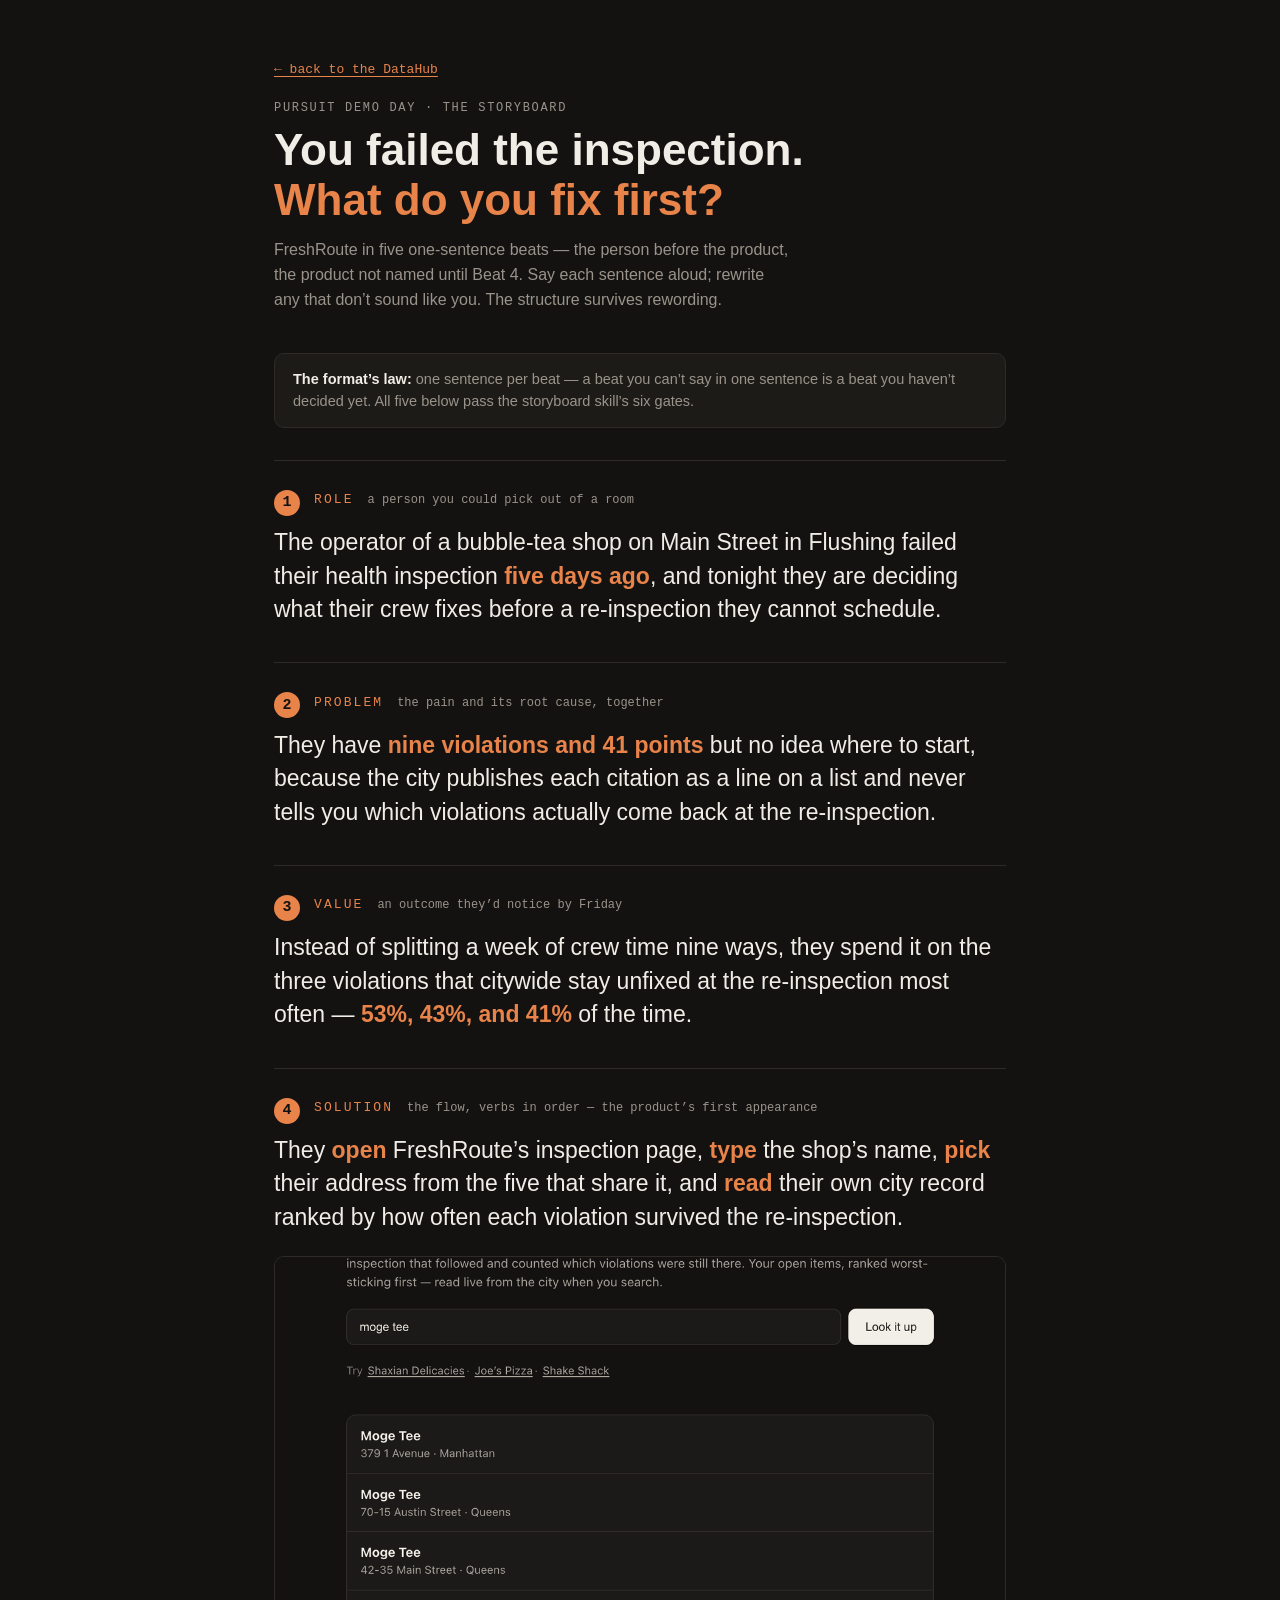
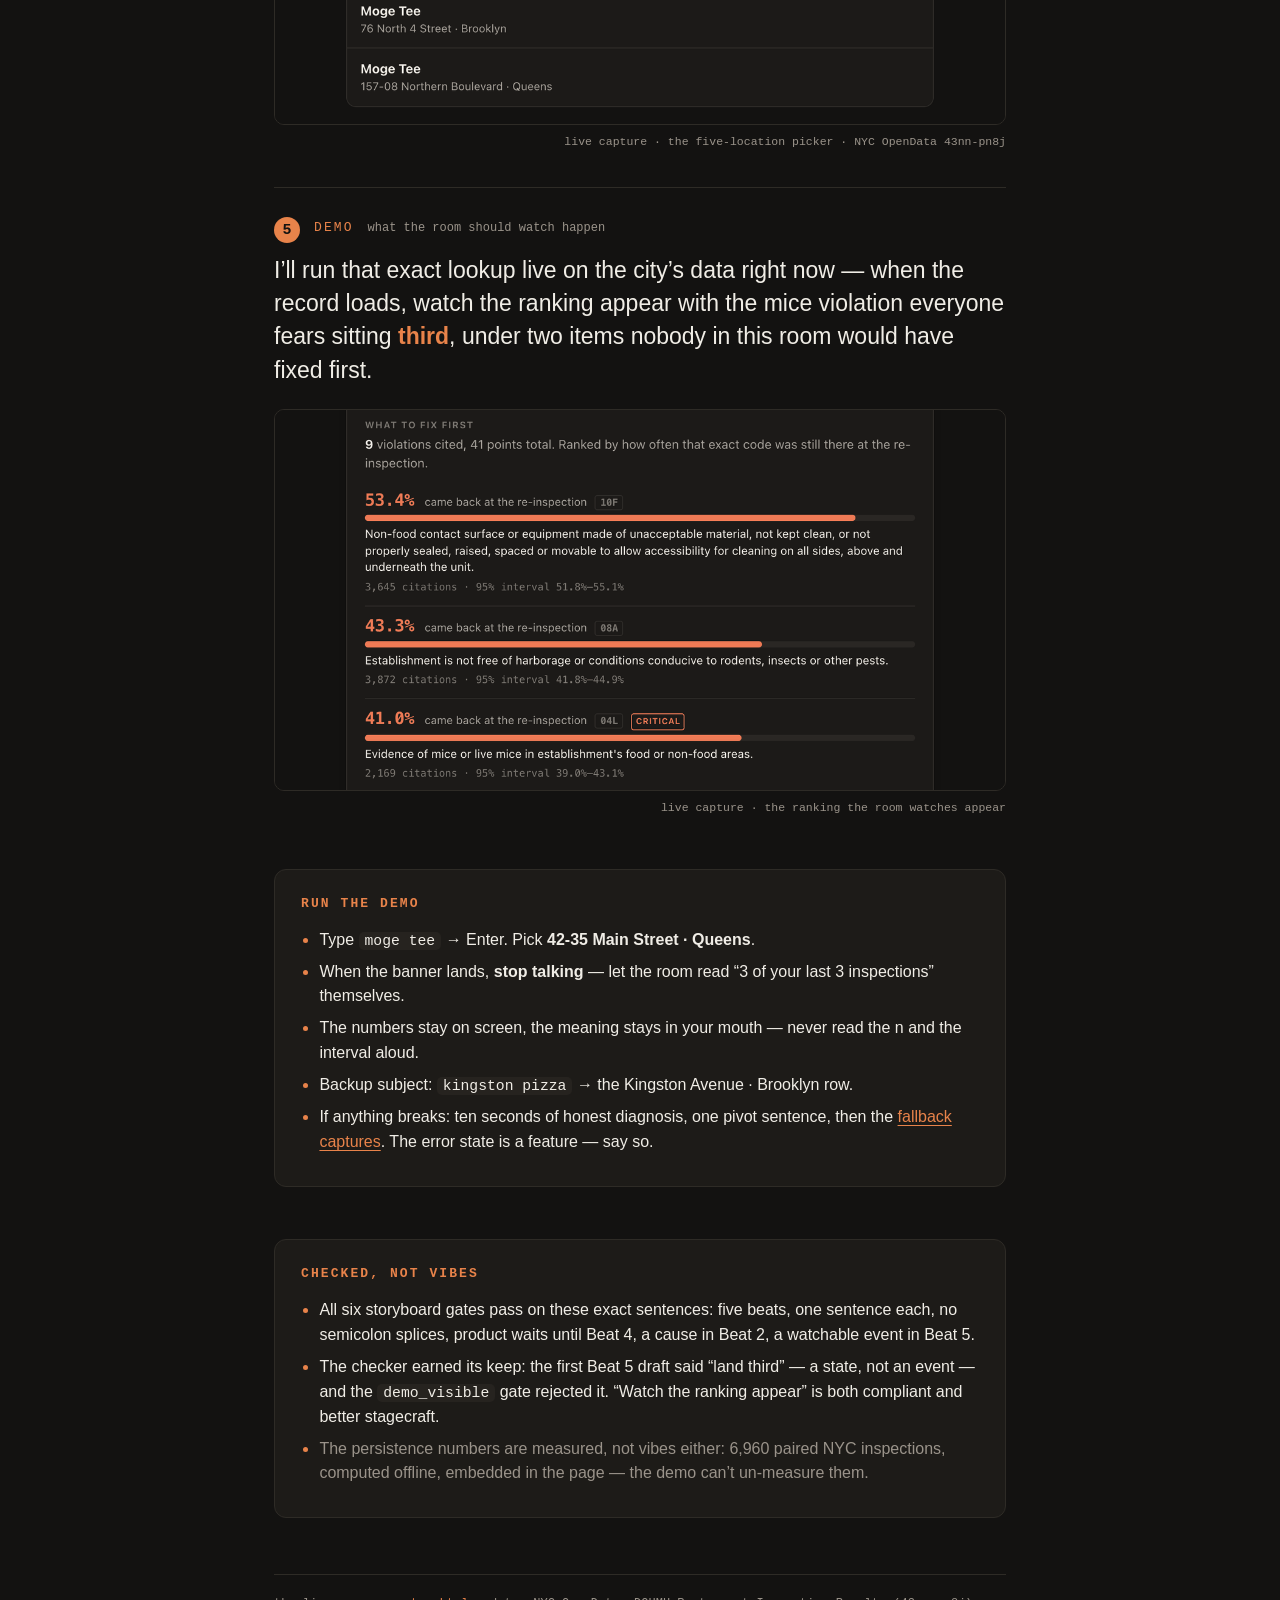
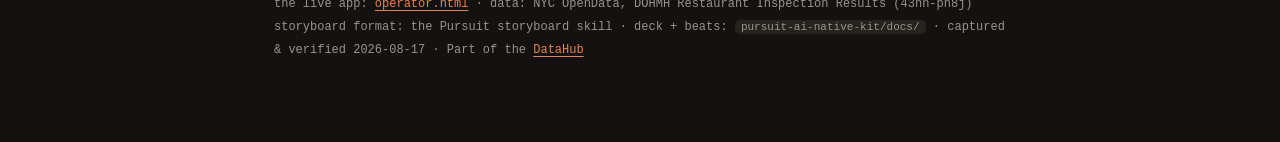
<file: data-app/five-beats.html>
<!doctype html>
<html lang="en">
<head>
<meta charset="utf-8">
<meta name="viewport" content="width=device-width, initial-scale=1">
<title>FreshRoute in five beats — the demo-day storyboard</title>
<meta name="description" content="The five-beat storyboard for the FreshRoute live inspection app — person before product, gate-checked, with the live captures and the demo runbook.">
<style>
  :root{
    --ground:#131211; --card:#1d1b18; --line:#2e2b26;
    --text:#f0ede6; --muted:#9a938a; --accent:#e8834a;
    --mono:ui-monospace,'SF Mono',SFMono-Regular,Menlo,Consolas,monospace;
    --sans:-apple-system,BlinkMacSystemFont,'Segoe UI',Roboto,Helvetica,Arial,sans-serif;
  }
  *{box-sizing:border-box}
  body{margin:0;background:var(--ground);color:var(--text);font-family:var(--sans);line-height:1.55}
  .wrap{max-width:780px;margin:0 auto;padding:56px 24px 80px}
  .eyebrow{font-family:var(--mono);font-size:12px;letter-spacing:.14em;text-transform:uppercase;color:var(--muted)}
  header h1{font-size:clamp(30px,5.5vw,44px);line-height:1.12;margin:.5rem 0 0;text-wrap:balance;font-weight:700}
  header h1 em{font-style:normal;color:var(--accent)}
  header p.lede{color:var(--muted);margin:.9rem 0 0;max-width:58ch}
  .law{margin:40px 0 8px;padding:14px 18px;border:1px solid var(--line);border-radius:10px;
       background:var(--card);color:var(--muted);font-size:14.5px}
  .law b{color:var(--text);font-weight:600}
  ol.beats{list-style:none;margin:32px 0 0;padding:0;display:flex;flex-direction:column;gap:36px}
  .beat{border-top:1px solid var(--line);padding-top:26px}
  .beat .tag{display:flex;align-items:baseline;gap:14px;flex-wrap:wrap}
  .beat .num{font-family:var(--mono);font-weight:700;font-size:15px;color:var(--ground);
             background:var(--accent);border-radius:999px;width:26px;height:26px;
             display:inline-flex;align-items:center;justify-content:center;transform:translateY(3px)}
  .beat .label{font-family:var(--mono);font-size:13px;letter-spacing:.16em;color:var(--accent)}
  .beat .job{font-family:var(--mono);font-size:12px;color:var(--muted)}
  .beat p.sentence{font-size:clamp(19px,2.6vw,23px);line-height:1.45;margin:.85rem 0 0;max-width:62ch}
  .beat p.sentence strong{color:var(--accent);font-weight:600;font-variant-numeric:tabular-nums}
  figure{margin:22px 0 0}
  figure img{max-width:100%;display:block;border:1px solid var(--line);border-radius:10px}
  figcaption{font-family:var(--mono);font-size:11.5px;color:var(--muted);margin-top:8px;text-align:right}
  section.card{margin-top:52px;background:var(--card);border:1px solid var(--line);border-radius:12px;padding:24px 26px}
  section.card h2{margin:0;font-size:13px;font-family:var(--mono);letter-spacing:.16em;text-transform:uppercase;color:var(--accent)}
  section.card ul{margin:14px 0 0;padding-left:1.15rem;color:var(--text)}
  section.card li{margin:.45rem 0}
  section.card li::marker{color:var(--accent)}
  code{font-family:var(--mono);font-size:.92em;background:#26231f;border-radius:5px;padding:1px 6px}
  .muted{color:var(--muted)}
  a{color:var(--accent);text-underline-offset:3px}
  a:focus-visible{outline:2px solid var(--accent);outline-offset:3px;border-radius:3px}
  footer{margin-top:56px;border-top:1px solid var(--line);padding-top:18px;
         font-family:var(--mono);font-size:12px;color:var(--muted);line-height:1.9}
</style>
<div class="wrap">
  <header>
    <p style="margin:0 0 18px"><a href="index.html" style="font-family:var(--mono);font-size:13px">&larr; back to the DataHub</a></p>
    <div class="eyebrow">Pursuit demo day &middot; the storyboard</div>
    <h1>You failed the inspection.<br><em>What do you fix first?</em></h1>
    <p class="lede">FreshRoute in five one-sentence beats &mdash; the person before the product,
    the product not named until Beat&nbsp;4. Say each sentence aloud; rewrite any that
    don&rsquo;t sound like you. The structure survives rewording.</p>
  </header>

  <div class="law"><b>The format&rsquo;s law:</b> one sentence per beat &mdash; a beat you can&rsquo;t say in
  one sentence is a beat you haven&rsquo;t decided yet. All five below pass the storyboard
  skill&rsquo;s six gates.</div>

  <ol class="beats">
    <li class="beat">
      <div class="tag"><span class="num">1</span><span class="label">ROLE</span>
        <span class="job">a person you could pick out of a room</span></div>
      <p class="sentence">The operator of a bubble-tea shop on Main Street in Flushing failed their
      health inspection <strong>five days ago</strong>, and tonight they are deciding what their crew
      fixes before a re-inspection they cannot schedule.</p>
    </li>
    <li class="beat">
      <div class="tag"><span class="num">2</span><span class="label">PROBLEM</span>
        <span class="job">the pain and its root cause, together</span></div>
      <p class="sentence">They have <strong>nine violations and 41 points</strong> but no idea where to
      start, because the city publishes each citation as a line on a list and never tells you which
      violations actually come back at the re-inspection.</p>
    </li>
    <li class="beat">
      <div class="tag"><span class="num">3</span><span class="label">VALUE</span>
        <span class="job">an outcome they&rsquo;d notice by Friday</span></div>
      <p class="sentence">Instead of splitting a week of crew time nine ways, they spend it on the
      three violations that citywide stay unfixed at the re-inspection most often &mdash;
      <strong>53%, 43%, and 41%</strong> of the time.</p>
    </li>
    <li class="beat">
      <div class="tag"><span class="num">4</span><span class="label">SOLUTION</span>
        <span class="job">the flow, verbs in order &mdash; the product&rsquo;s first appearance</span></div>
      <p class="sentence">They <strong>open</strong> FreshRoute&rsquo;s inspection page,
      <strong>type</strong> the shop&rsquo;s name, <strong>pick</strong> their address from the five that
      share it, and <strong>read</strong> their own city record ranked by how often each violation
      survived the re-inspection.</p>
      <figure>
        <img alt="The FreshRoute picker: five Moge Tee locations, disambiguated by address"
             src="assets/five-beats/flow-picker.png">
        <figcaption>live capture &middot; the five-location picker &middot; NYC OpenData 43nn-pn8j</figcaption>
      </figure>
    </li>
    <li class="beat">
      <div class="tag"><span class="num">5</span><span class="label">DEMO</span>
        <span class="job">what the room should watch happen</span></div>
      <p class="sentence">I&rsquo;ll run that exact lookup live on the city&rsquo;s data right now &mdash;
      when the record loads, watch the ranking appear with the mice violation everyone fears sitting
      <strong>third</strong>, under two items nobody in this room would have fixed first.</p>
      <figure>
        <img alt="The ranked fix-first list: 10F at 53.4%, 08A at 43.3%, then the critical mice flag 04L at 41.0%"
             src="assets/five-beats/ranking-top3.png">
        <figcaption>live capture &middot; the ranking the room watches appear</figcaption>
      </figure>
    </li>
  </ol>

  <section class="card">
    <h2>Run the demo</h2>
    <ul>
      <li>Type <code>moge tee</code> &rarr; Enter. Pick <b>42-35 Main Street &middot; Queens</b>.</li>
      <li>When the banner lands, <b>stop talking</b> &mdash; let the room read
          &ldquo;3 of your last 3 inspections&rdquo; themselves.</li>
      <li>The numbers stay on screen, the meaning stays in your mouth &mdash; never read the
          n and the interval aloud.</li>
      <li>Backup subject: <code>kingston pizza</code> &rarr; the Kingston Avenue &middot; Brooklyn row.</li>
      <li>If anything breaks: ten seconds of honest diagnosis, one pivot sentence, then the
          <a href="https://doble196.github.io/freshroute-demo/data-app/assets/demo-fallback/02-record-moge-tee-main-st.png">fallback captures</a>.
          The error state is a feature &mdash; say so.</li>
    </ul>
  </section>

  <section class="card">
    <h2>Checked, not vibes</h2>
    <ul>
      <li>All six storyboard gates pass on these exact sentences: five beats, one sentence each,
          no semicolon splices, product waits until Beat 4, a cause in Beat 2, a watchable event in Beat 5.</li>
      <li>The checker earned its keep: the first Beat 5 draft said &ldquo;land third&rdquo; &mdash; a state,
          not an event &mdash; and the <code>demo_visible</code> gate rejected it. &ldquo;Watch the ranking
          appear&rdquo; is both compliant and better stagecraft.</li>
      <li class="muted">The persistence numbers are measured, not vibes either: 6,960 paired NYC
          inspections, computed offline, embedded in the page &mdash; the demo can&rsquo;t un-measure them.</li>
    </ul>
  </section>

  <footer>
    the live app: <a href="https://doble196.github.io/freshroute-demo/data-app/operator.html">operator.html</a> &middot;
    data: NYC OpenData, DOHMH Restaurant Inspection Results (43nn-pn8j)<br>
    storyboard format: the Pursuit storyboard skill &middot; deck + beats:
    <code>pursuit-ai-native-kit/docs/</code> &middot; captured &amp; verified 2026-08-17 &middot; Part of the <a href="index.html">DataHub</a>
  </footer>
</div>

</html>
</file>
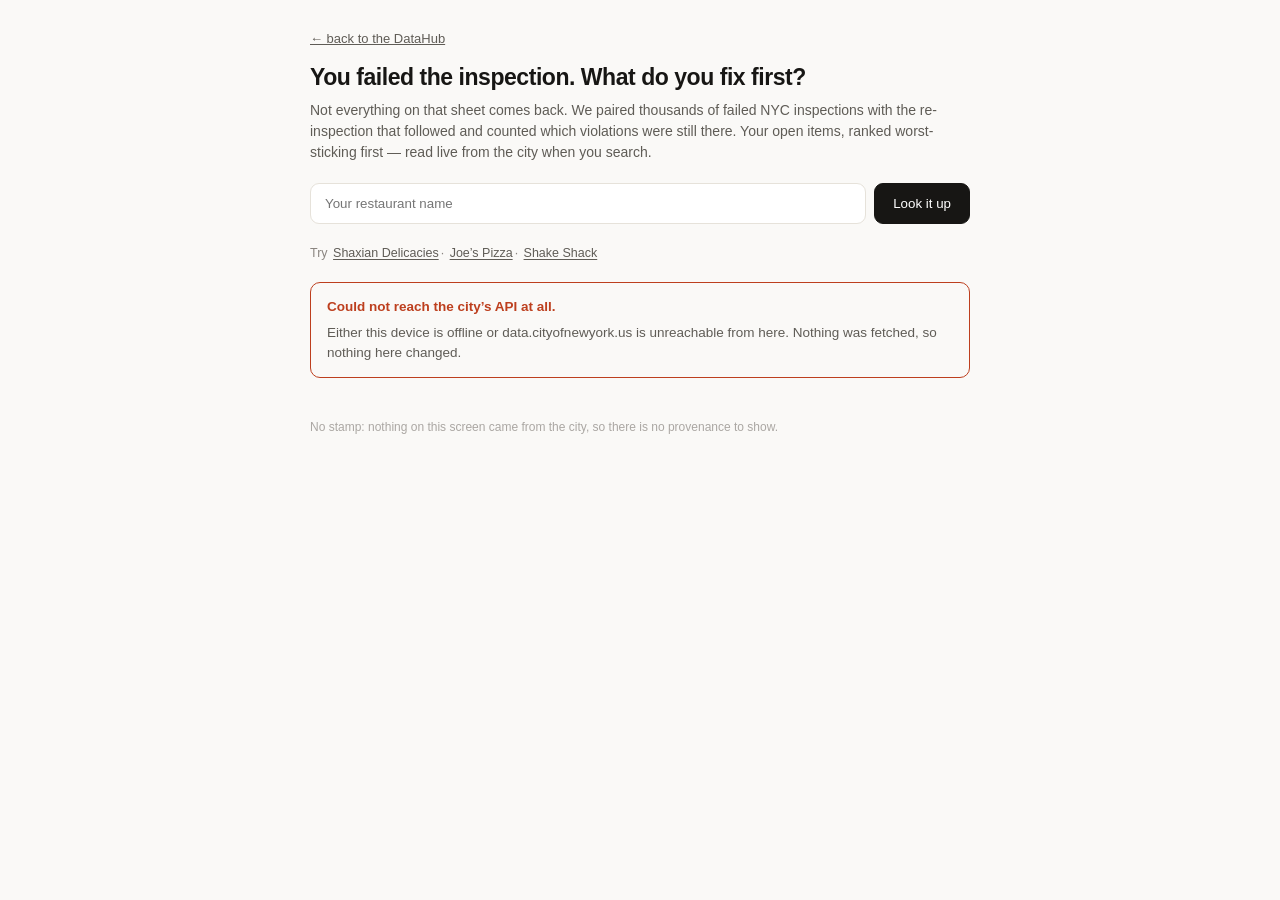
<file: data-app/operator.html>
<!doctype html>
<html lang="en">
<head>
<meta charset="utf-8">
<meta name="viewport" content="width=device-width, initial-scale=1">
<title>You failed the inspection. What do you fix first?</title>
<meta name="description" content="Your open NYC health violations ranked by how often that exact violation code was still there at the re-inspection. Measured across ~7,000 paired inspections, each rate with its sample size and 95% interval.">
<meta name="robots" content="index, follow, max-snippet:-1, max-image-preview:large">
<link rel="canonical" href="https://doble196.github.io/freshroute-demo/data-app/operator.html">
<meta property="og:type" content="website">
<meta property="og:title" content="You failed the inspection. What do you fix first?">
<meta property="og:description" content="Open NYC health violations ranked by measured persistence: which ones actually come back at the re-inspection.">
<meta property="og:url" content="https://doble196.github.io/freshroute-demo/data-app/operator.html">
<meta name="twitter:card" content="summary">
<script type="application/ld+json">
{
  "@context": "https://schema.org",
  "@type": "WebApplication",
  "name": "You failed the inspection. What do you fix first?",
  "url": "https://doble196.github.io/freshroute-demo/data-app/operator.html",
  "applicationCategory": "BusinessApplication",
  "operatingSystem": "Any modern browser",
  "offers": {"@type": "Offer", "price": "0", "priceCurrency": "USD"},
  "description": "Ranks a restaurant's open health violations by how often that exact violation code was still present at the re-inspection, measured across roughly 7,000 paired NYC inspections. Each rate is published with its sample size and a 95% Wilson interval. Cannot rank by points, because the city does not publish points per violation.",
  "isBasedOn": {
    "@type": "Dataset",
    "name": "DOHMH New York City Restaurant Inspection Results",
    "identifier": "43nn-pn8j",
    "url": "https://data.cityofnewyork.us/Health/DOHMH-New-York-City-Restaurant-Inspection-Results/43nn-pn8j",
    "creator": {"@type": "GovernmentOrganization", "name": "NYC Department of Health and Mental Hygiene"},
    "isAccessibleForFree": true
  },
  "citation": "https://github.com/doble196/freshroute-demo/blob/main/analysis/README.md"
}
</script>
<style>
  :root{
    --ground:#faf9f7; --panel:#fff; --ink:#171614; --ink2:#5f5c56; --ink3:#8a8580;
    --rule:#e6e2da; --track:#eceae4; --band:#dcd8cf;
    --ok:#2f7d5d; --watch:#b07407; --act:#bd3f1e;
    --shadow:0 1px 2px rgba(23,22,20,.05), 0 8px 24px -12px rgba(23,22,20,.18);
  }
  @media (prefers-color-scheme: dark){
    :root{
      --ground:#131211; --panel:#1c1a18; --ink:#f2efe9; --ink2:#a8a29a; --ink3:#7d7871;
      --rule:#302d2a; --track:#2a2724; --band:#3b3733;
      --ok:#5cb98e; --watch:#e0a63c; --act:#ee7a55;
      --shadow:0 1px 2px rgba(0,0,0,.4), 0 8px 24px -12px rgba(0,0,0,.6);
    }
  }
  :root[data-theme="dark"]{
    --ground:#131211; --panel:#1c1a18; --ink:#f2efe9; --ink2:#a8a29a; --ink3:#7d7871;
    --rule:#302d2a; --track:#2a2724; --band:#3b3733;
    --ok:#5cb98e; --watch:#e0a63c; --act:#ee7a55;
    --shadow:0 1px 2px rgba(0,0,0,.4), 0 8px 24px -12px rgba(0,0,0,.6);
  }
  :root[data-theme="light"]{
    --ground:#faf9f7; --panel:#fff; --ink:#171614; --ink2:#5f5c56; --ink3:#8a8580;
    --rule:#e6e2da; --track:#eceae4; --band:#dcd8cf;
    --ok:#2f7d5d; --watch:#b07407; --act:#bd3f1e;
    --shadow:0 1px 2px rgba(23,22,20,.05), 0 8px 24px -12px rgba(23,22,20,.18);
  }
  *{box-sizing:border-box}
  body{
    margin:0; padding:26px 18px 70px; background:var(--ground); color:var(--ink);
    font-family:ui-sans-serif,-apple-system,BlinkMacSystemFont,"Segoe UI",Roboto,sans-serif;
    -webkit-font-smoothing:antialiased; line-height:1.5;
  }
  .wrap{max-width:660px; margin:0 auto; display:flex; flex-direction:column; gap:20px}
  .mono{font-family:ui-monospace,SFMono-Regular,"SF Mono",Menlo,Consolas,monospace; font-variant-numeric:tabular-nums}
  .lab{font-size:10.5px; font-weight:650; letter-spacing:.1em; text-transform:uppercase; color:var(--ink3)}

  h1{font-size:23px; font-weight:700; letter-spacing:-.02em; margin:0 0 5px; text-wrap:balance}
  .sub{font-size:14px; color:var(--ink2); margin:0}

  .search{display:flex; gap:8px; flex-wrap:wrap}
  .search input{
    flex:1 1 220px; font:15px/1 inherit; padding:12px 14px; border-radius:9px;
    border:1px solid var(--rule); background:var(--panel); color:var(--ink);
  }
  .search input:focus-visible{outline:2px solid var(--act); outline-offset:1px}
  .search button{
    font:650 14px/1 inherit; padding:12px 18px; border-radius:9px; cursor:pointer;
    background:var(--ink); color:var(--panel); border:1px solid var(--ink);
  }
  .search button:focus-visible{outline:2px solid var(--act); outline-offset:2px}
  .search button[disabled]{opacity:.55; cursor:default}
  .hints{font-size:12.5px; color:var(--ink3)}
  .hints button{
    font:inherit; font-size:12.5px; background:none; border:0; padding:0 2px; cursor:pointer;
    color:var(--ink2); text-decoration:underline; text-underline-offset:2px;
  }

  .results{display:flex; flex-direction:column; gap:0; border:1px solid var(--rule); border-radius:11px; overflow:hidden}
  .results button{
    display:block; width:100%; text-align:left; font:inherit; cursor:pointer;
    background:var(--panel); border:0; border-bottom:1px solid var(--rule); padding:12px 15px; color:var(--ink);
  }
  .results button:last-child{border-bottom:0}
  .results button:hover,.results button:focus-visible{background:var(--ground); outline:none}
  .results .nm{font-weight:650; font-size:14.5px}
  .results .ad{font-size:12.5px; color:var(--ink2)}

  .panel{background:var(--panel); border:1px solid var(--rule); border-radius:14px; box-shadow:var(--shadow); overflow:hidden}
  .zone{padding:17px 20px; border-bottom:1px solid var(--rule)}
  .zone:last-child{border-bottom:0}

  .ctx .what{font-size:16px; font-weight:660; letter-spacing:-.01em}
  .ctx .dir{font-size:13.5px; color:var(--ink2); margin-top:2px}
  .ctx .thread{margin-top:7px}
  .ctx .thread a{color:var(--ink2)}

  /* the clock */
  .clock{display:flex; align-items:baseline; gap:10px; flex-wrap:wrap; margin-top:4px}
  .clock .n{font-size:40px; font-weight:720; letter-spacing:-.03em; line-height:1;
    font-variant-numeric:tabular-nums; font-family:ui-monospace,SFMono-Regular,Menlo,monospace}
  .clock .of{font-size:13.5px; color:var(--ink2)}
  .gap{position:relative; height:26px; margin:13px 0 4px}
  .gap .rail{position:absolute; left:0; right:0; top:11px; height:6px; background:var(--track); border-radius:3px}
  .gap .med{position:absolute; top:5px; width:2px; height:18px; background:var(--ink2)}
  .gap .med::after{content:"median day " attr(data-d); position:absolute; top:-13px; left:50%;
    transform:translateX(-50%); white-space:nowrap; font:600 10px/1 ui-monospace,Menlo,monospace; color:var(--ink3)}
  .gap .you{position:absolute; top:3px; width:3px; height:22px; border-radius:2px; background:var(--act)}
  .gap .you::after{content:"you, day " attr(data-d); position:absolute; top:-13px; left:50%;
    transform:translateX(-50%); white-space:nowrap; font:680 10px/1 ui-monospace,Menlo,monospace; color:var(--act)}

  .says{margin-top:11px; font-size:14px; color:var(--ink2)}
  .says b{color:var(--ink); font-weight:640}

  .warn{
    margin-top:13px; padding:11px 13px; border-radius:9px; font-size:13.5px; line-height:1.45;
    border:1px solid var(--watch); color:var(--ink);
  }
  .warn b{color:var(--watch)}

  /* the triage rows */
  .fix{display:flex; flex-direction:column; gap:0; margin-top:10px}
  .row{display:grid; grid-template-columns:1fr; gap:5px; padding:12px 0; border-top:1px solid var(--rule)}
  .row:first-child{border-top:0}
  .rtop{display:flex; align-items:baseline; gap:9px; flex-wrap:wrap}
  .rate{font:720 19px/1 ui-monospace,SFMono-Regular,Menlo,monospace; font-variant-numeric:tabular-nums;
    letter-spacing:-.02em; min-width:58px}
  .rlab{font-size:12.5px; color:var(--ink2)}
  .code{font:650 11px/1 ui-monospace,Menlo,monospace; color:var(--ink3); border:1px solid var(--rule);
    border-radius:3px; padding:2px 5px}
  .crit{font-size:9.5px; font-weight:680; letter-spacing:.05em; text-transform:uppercase;
    color:var(--act); border:1px solid var(--act); border-radius:3px; padding:1px 4px; white-space:nowrap}
  .rbar{height:7px; background:var(--track); border-radius:4px; overflow:hidden}
  .rbar i{display:block; height:100%; border-radius:4px}
  .rdesc{font-size:13px; line-height:1.42}
  .rci{font-size:11.5px; color:var(--ink3); font-family:ui-monospace,Menlo,monospace}

  .nomeasure{margin-top:6px; font-size:13px; color:var(--ink2)}
  .nomeasure .v{display:flex; gap:9px; padding:6px 0; border-top:1px solid var(--rule); font-size:12.5px}

  .limits{font-size:12.5px; color:var(--ink2)}
  .limits li{margin-bottom:6px}
  .limits ul{margin:6px 0 0; padding-left:17px}

  .msg{padding:14px 16px; border:1px dashed var(--rule); border-radius:10px; font-size:13.5px; color:var(--ink2)}
  .msg.err{border-style:solid; border-color:var(--act); color:var(--act)}
  .msg.err .hdr{display:block; font-weight:670; margin-bottom:4px}
  .msg.err .why{display:block; color:var(--ink2); margin-top:5px}
  .msg.good{border-style:solid; border-color:var(--ok); color:var(--ink)}
  .msg.good .hdr{display:block; font-weight:670; color:var(--ok); margin-bottom:4px}
  /* the previous answer stays on screen while the next one loads, and survives
     an error - it is still exactly as true as it was a second ago */
  #out.loading{opacity:.35; transition:opacity .12s ease; pointer-events:none}
  #out.stale{opacity:.62}
  .notice{padding:12px 14px; border:1px solid var(--watch); border-radius:9px;
    font-size:13.5px; color:var(--ink); margin-bottom:12px; line-height:1.45}
  .notice b{color:var(--watch)}

  .foot{font-size:12px; color:var(--ink3); line-height:1.55}
  .foot a{color:var(--ink2)}
  .foot code{font-size:11.5px}

  @media (max-width:520px){
    .zone{padding:15px 16px}
    .clock .n{font-size:34px}
    .rate{font-size:17px; min-width:52px}
  }
  @media (prefers-reduced-motion:reduce){*{transition:none!important}}
</style>

</head>
<body>
<div class="wrap">
  <div>
    <p style="margin:0 0 10px"><a href="index.html" style="font-size:13px;color:var(--ink2)">&larr; back to the DataHub</a></p>
    <h1>You failed the inspection. What do you fix first?</h1>
    <p class="sub">Not everything on that sheet comes back. We paired thousands of failed NYC
       inspections with the re-inspection that followed and counted which violations were still
       there. Your open items, ranked worst-sticking first &mdash; read live from the city when you search.</p>
  </div>

  <form class="search" id="form">
    <input id="q" type="search" placeholder="Your restaurant name" autocomplete="off" aria-label="Restaurant name">
    <button type="submit">Look it up</button>
  </form>
  <div class="hints">
    Try
    <button type="button" data-ex="SHAXIAN DELICACIES">Shaxian Delicacies</button>&middot;
    <button type="button" data-ex="JOES PIZZA">Joe&rsquo;s Pizza</button>&middot;
    <button type="button" data-ex="SHAKE SHACK">Shake Shack</button>
  </div>

  <div id="status" aria-live="polite"></div>
  <div id="out"></div>

  <div class="foot" id="foot"></div>
</div>

<script src="lib/insight-card.js"></script>
<script>
(() => {
  const API = "https://data.cityofnewyork.us/resource/43nn-pn8j.json";
  const $  = s => document.querySelector(s);
  const out = $("#out");
  const esc = s => String(s ?? "").replace(/[&<>"]/g, c => ({"&":"&amp;","<":"&lt;",">":"&gt;",'"':"&quot;"}[c]));
  const titleCase = s => String(s ?? "").toLowerCase().replace(/\b[a-z]/g, m => m.toUpperCase());
  const pct = x => (100 * x).toFixed(1) + "%";

  // ---- BEGIN GENERATED by build_pages.py - do not hand-edit ----
  // Source: reinspect_join.json, written by reinspect_join.py.
  // 40 codes with at least 50 citations across 6,960 paired inspections.
  const PERSIST = {"facilityRate":0.2964,"medianGapDays":54,"minCited":50,"pairs":6960,"practiceRate":0.1879,"ratio":1.577,"windowDays":120};
  PERSIST.codes = {"02B":{"hi":0.3533,"lo":0.3156,"n":2409,"rate":0.3342},"02G":{"hi":0.3089,"lo":0.2772,"n":3173,"rate":0.2928},"02H":{"hi":0.1017,"lo":0.0544,"n":482,"rate":0.0747},"03A":{"hi":0.1568,"lo":0.073,"n":213,"rate":0.108},"03I":{"hi":0.2153,"lo":0.0653,"n":74,"rate":0.1216},"04A":{"hi":0.3323,"lo":0.2799,"n":1185,"rate":0.3055},"04C":{"hi":0.0457,"lo":0.0015,"n":120,"rate":0.0083},"04H":{"hi":0.119,"lo":0.0821,"n":1010,"rate":0.099},"04J":{"hi":0.0905,"lo":0.0319,"n":240,"rate":0.0542},"04K":{"hi":0.2864,"lo":0.2053,"n":427,"rate":0.2436},"04L":{"hi":0.4312,"lo":0.3898,"n":2169,"rate":0.4103},"04M":{"hi":0.2609,"lo":0.2037,"n":831,"rate":0.231},"04N":{"hi":0.3204,"lo":0.2771,"n":1713,"rate":0.2983},"04O":{"hi":0.1749,"lo":0.0485,"n":85,"rate":0.0941},"05C":{"hi":0.1054,"lo":0.0085,"n":65,"rate":0.0308},"05D":{"hi":0.0867,"lo":0.0549,"n":984,"rate":0.0691},"05F":{"hi":0.0814,"lo":0.0177,"n":156,"rate":0.0385},"05H":{"hi":0.2097,"lo":0.101,"n":163,"rate":0.1472},"06A":{"hi":0.1193,"lo":0.0744,"n":656,"rate":0.0945},"06B":{"hi":0.0908,"lo":0.0222,"n":154,"rate":0.0455},"06C":{"hi":0.2673,"lo":0.2326,"n":2384,"rate":0.2496},"06D":{"hi":0.2743,"lo":0.2392,"n":2368,"rate":0.2563},"06E":{"hi":0.1059,"lo":0.0624,"n":613,"rate":0.0816},"06F":{"hi":0.1032,"lo":0.0642,"n":760,"rate":0.0816},"08A":{"hi":0.4488,"lo":0.4176,"n":3872,"rate":0.4331},"08B":{"hi":0.0768,"lo":0.0187,"n":183,"rate":0.0383},"08C":{"hi":0.1227,"lo":0.078,"n":683,"rate":0.0981},"09A":{"hi":0.048,"lo":0.0016,"n":114,"rate":0.0088},"09B":{"hi":0.1012,"lo":0.0463,"n":334,"rate":0.0689},"09C":{"hi":0.116,"lo":0.0648,"n":471,"rate":0.087},"09E":{"hi":0.0501,"lo":0.0094,"n":229,"rate":0.0218},"10A":{"hi":0.1161,"lo":0.0187,"n":84,"rate":0.0476},"10B":{"hi":0.2942,"lo":0.2552,"n":2009,"rate":0.2743},"10D":{"hi":0.1893,"lo":0.072,"n":118,"rate":0.1186},"10E":{"hi":0.0759,"lo":0.0231,"n":237,"rate":0.0422},"10F":{"hi":0.5506,"lo":0.5182,"n":3645,"rate":0.5344},"10G":{"hi":0.17,"lo":0.1229,"n":856,"rate":0.1449},"10H":{"hi":0.1058,"lo":0.0528,"n":386,"rate":0.0751},"28-05":{"hi":0.2032,"lo":0.0652,"n":85,"rate":0.1176},"28-06":{"hi":0.1491,"lo":0.0735,"n":256,"rate":0.1055}};
  // ---- END GENERATED ----

  // B-or-worse on the initial is what triggers the re-inspection cycle. Same
  // constant as FAIL_SCORE in reinspect_join.py - the pairing that produced
  // every rate on this page only looked at initials at or above it.
  const FAIL_SCORE = 14;

  const fmtDate = iso => new Date(iso).toLocaleDateString("en-US",
    {year:"numeric", month:"short", day:"numeric", timeZone:"UTC"});
  const daysAgo = iso => Math.floor((Date.now() - new Date(iso)) / 864e5);

  // A fetch that never returns is worse than one that fails: the page waits
  // forever and the button stays dead. Twelve seconds is past the point where
  // anyone is still waiting, so we stop waiting for them.
  const TIMEOUT_MS = 12000;

  // Every failure carries a kind, because these are not one event. "You are
  // offline", "the city is refusing", and "the city sent us something that is
  // not data" are three different facts, and only one of them is about the
  // reader's connection. Collapsing them into one catch is how an outage ends
  // up printed as "no restaurant matched".
  const fail = (kind, message) => Object.assign(new Error(message), {kind});

  // The request currently holding a socket. A newer search cuts it loose.
  let inflight = null;

  async function api(params){
    const u = new URL(API);
    for (const [k,v] of Object.entries(params)) u.searchParams.set(k, v);

    if (inflight) inflight.abort();          // the old question is no longer being asked
    const ctl = inflight = new AbortController();
    let timedOut = false;
    const timer = setTimeout(() => { timedOut = true; ctl.abort(); }, TIMEOUT_MS);

    // An abort surfaces the same way whether we timed it out or replaced it,
    // so the reason has to be read off our own flags, never off the exception.
    const aborted = err => {
      if (timedOut) return fail("timeout",
        `The city\u2019s API did not answer within ${TIMEOUT_MS/1000} seconds.`);
      if (err && err.name === "AbortError") return fail("superseded", "Replaced by a newer search.");
      return null;
    };

    try{
      let r;
      try{
        r = await fetch(u, {signal: ctl.signal});
      }catch(err){
        // fetch() rejects for exactly two reasons here: we cancelled it, or
        // the request never reached a server at all. A 503 does NOT land here.
        throw aborted(err) || fail("offline", "Could not reach the city\u2019s API at all.");
      }

      if (!r.ok) throw fail("status",
        `The city\u2019s API answered with an error: ${r.status} ${r.statusText || ""}`.trim() + ".");

      let body;
      try{
        body = await r.json();
      }catch(err){
        // The status line said 200 and then the body was not JSON. Usually a
        // gateway or an outage page answering in front of the real server.
        throw aborted(err) || fail("badbody",
          "The city\u2019s API answered, but what came back was not data.");
      }

      // A 200 is not a promise that the body is the thing we asked for. Socrata
      // returns its own errors as a JSON object, and an object has no .length -
      // so without this check a rejected query reads on screen as "no results".
      if (!Array.isArray(body)){
        const said = body && typeof body === "object" && typeof body.message === "string"
          ? body.message : null;
        throw fail("badshape", said
          ? `The city\u2019s API rejected the query: \u201c${said}\u201d`
          : "The city\u2019s API answered OK, but the body was not a list of inspection rows.");
      }

      return { rows: body, modified: r.headers.get("Last-Modified") };
    }finally{
      clearTimeout(timer);
      if (inflight === ctl) inflight = null;
    }
  }

  // Every fetch takes a ticket. A slow early request that lands after a fast
  // later one must not overwrite the newer answer, so stale tickets return
  // without touching the DOM.
  let ticket = 0;

  // #status and #out do two different jobs. #out holds the last answer the
  // city actually gave us. #status holds what is happening right now. Keeping
  // them apart is what makes it impossible for an error to delete a true
  // result - setBusy never touches #out's contents, only its dimming.
  function setBusy(on, msg){
    const btn = document.querySelector("#form button");
    btn.disabled = on;
    btn.textContent = on ? "Looking\u2026" : "Look it up";
    out.classList.toggle("loading", on);
    if (on){
      $("#status").innerHTML = `<div class="msg">${msg}</div>`;
      // The footer stamps the provenance of what is ON SCREEN. Mid-fetch that
      // is the OLD result, so the stamp must not read as current.
      $("#foot").innerHTML =
        `<span style="opacity:.55">Checking the city&rsquo;s API&hellip; the stamp below returns with the answer.</span>`;
    }
    // Deliberately does NOT clear #status on the way out: by then #status may
    // be holding an error message that outlives the request that caused it.
  }

  // Every terminal answer comes through this one door: the status line clears,
  // the stale mark comes off, and #out becomes the newest true thing we have.
  function settle(html){
    $("#status").innerHTML = "";
    out.classList.remove("stale");
    out.innerHTML = html;
  }

  // What each failure actually means, in the reader's terms. The rule for
  // every line: say what happened, say whose fault it is, and never imply we
  // learned anything about the restaurant - because we didn't.
  const WHY = {
    timeout:  "That is almost always the city\u2019s server being slow, not your connection. We stopped waiting rather than leave you on a spinner.",
    offline:  "Either this device is offline or data.cityofnewyork.us is unreachable from here. Nothing was fetched, so nothing here changed.",
    status:   "That is their server refusing, not your search. Worth trying again in a minute.",
    badbody:  "Something answered in front of their server \u2014 usually a gateway or an outage page. We are not going to guess at what it meant.",
    badshape: "We asked for a list of inspections and got something else back. That is not the same as finding nothing, so we are not going to show it as an empty result.",
  };

  // Provenance of whatever is sitting in #out right now.
  let lastStamp = null;

  function renderError(e){
    const stale = out.innerHTML.trim().length > 0;
    $("#status").innerHTML =
      `<div class="msg err"><span class="hdr">${esc(e.message)}</span>
         <span class="why">${esc(WHY[e.kind] || "")}</span>
         ${stale ? `<span class="why">The result below is the answer to your <i>previous</i> search.
           It is still true &mdash; it just is not the thing you asked for.</span>` : ""}</div>`;
    if (stale){ out.classList.add("stale"); stampFoot(lastStamp, true); }
    else $("#foot").innerHTML =
      `<span style="opacity:.7">No stamp: nothing on this screen came from the city, so there is
       no provenance to show.</span>`;
  }

  // Five words that are not restaurant names. This search matches dba (the
  // business name), so "Brooklyn" returns Brooklyn Diner - not Brooklyn.
  const BOROS = new Set(["BROOKLYN","QUEENS","MANHATTAN","BRONX","STATEN ISLAND","THE BRONX","NYC","NEW YORK"]);

  async function search(term){
    const t = term.toUpperCase().replace(/'/g, "''");
    const my = ++ticket;
    setBusy(true, `Asking the city&rsquo;s API for &ldquo;${esc(term)}&rdquo;&hellip;`);
    try{
      const {rows, modified} = await api({
        "$select":"camis,dba,boro,building,street",
        "$where":`upper(dba) like '%${t}%'`,
        "$group":"camis,dba,boro,building,street",
        "$limit":"15",
      });
      if (my !== ticket) return;          // a newer search already won
      stampFoot(modified);

      const boroNote = BOROS.has(term.trim().toUpperCase())
        ? `<div class="notice"><b>&ldquo;${esc(term)}&rdquo; is a place, not a restaurant name.</b><br>
             This box searches the name over the door, so these are restaurants with
             &ldquo;${esc(term)}&rdquo; <i>in their name</i> &mdash; not the ones located there.</div>`
        : "";

      // Zero rows has two completely different causes and the screen cannot
      // tell them apart, so it must not offer only the flattering one.
      if (!rows.length){
        settle(boroNote + `<div class="msg"><b>Nothing in the city&rsquo;s file matches
          &ldquo;${esc(term)}&rdquo;.</b> Two very different things do that, and this screen
          cannot tell you which one you hit.
          <br><br><b>1. The spelling.</b> The city files names in caps and usually without
          punctuation &mdash; Joe&rsquo;s Pizza is stored as JOES PIZZA. Try a shorter piece of the name.
          <br><br><b>2. It closed.</b> This dataset only holds restaurants that are still open.
          When one shuts down, the city takes its whole inspection history out with it. So a
          restaurant that failed hard and closed looks identical to one that never existed: empty.</div>`);
        return;
      }
      if (rows.length === 1 && !boroNote) return show(rows[0].camis);
      settle(boroNote + `<div class="results">` + rows.map(r =>
        `<button data-camis="${esc(r.camis)}">
           <div class="nm">${esc(titleCase(r.dba))}</div>
           <div class="ad">${esc(titleCase(`${r.building||""} ${r.street||""}`))} &middot; ${esc(r.boro)}</div>
         </button>`).join("") + `</div>`);
    }catch(e){
      if (my !== ticket || e.kind === "superseded") return;
      renderError(e);
    }finally{
      if (my === ticket) setBusy(false);
    }
  }

  async function show(camis){
    const my = ++ticket;
    setBusy(true, "Reading the inspection off the city&rsquo;s API&hellip;");
    try{
      const {rows, modified} = await api({
        "camis":camis,
        "$select":"camis,dba,boro,building,street,cuisine_description,inspection_date,score,grade,action,"
                + "violation_code,violation_description,critical_flag,inspection_type",
        "$order":"inspection_date DESC",
        "$limit":"400",
      });
      if (my !== ticket) return;          // superseded by a newer lookup
      stampFoot(modified);
      if (!rows.length){ settle(`<div class="msg">The city has no inspection rows for this record.</div>`); return; }
      render(rows);
    }catch(e){
      if (my !== ticket || e.kind === "superseded") return;
      renderError(e);
    }finally{
      if (my === ticket) setBusy(false);
    }
  }

  // Colour by what the operator should do about it, not by how big the number
  // looks: over a third came back = deal with it now.
  const tone = r => r >= 0.33 ? "act" : r >= 0.15 ? "watch" : "ok";

  function render(rows){
    const head = rows[0];
    const byDate = new Map();
    for (const r of rows){
      const d = (r.inspection_date || "").slice(0,10);
      if (!d || d === "1900-01-01") continue;      // the city's null-date sentinel
      if (!byDate.has(d)) byDate.set(d, []);
      byDate.get(d).push(r);
    }
    const dates = [...byDate.keys()].sort().reverse();

    const ctx = `<div class="zone ctx">
        <div class="what">${esc(titleCase(head.dba))}</div>
        <div class="dir">${esc(titleCase(`${head.building||""} ${head.street||""}`))} &middot; ${esc(head.boro)}${
          head.cuisine_description ? " &middot; " + esc(head.cuisine_description) : ""}</div>
        <div class="dir thread">One address, three lenses — this is the <b>operator</b> one.
          Same restaurant: <a href="check.html?camis=${esc(head.camis)}">the customer view</a>
          &middot; <a href="building.html?camis=${esc(head.camis)}">the building&rsquo;s own records</a></div>
      </div>`;

    if (!dates.length){
      settle(`<div class="panel">${ctx}<div class="zone"><div class="msg">Every inspection on this
        record carries the city&rsquo;s placeholder date, so there is nothing to triage against.</div>
        </div></div>`);
      return;
    }

    const cur   = byDate.get(dates[0]);
    const score = cur.find(r => r.score != null)?.score;
    const scoreN = score == null ? null : Number(score);
    const action = cur.find(r => r.action)?.action || null;
    const itype  = cur.find(r => r.inspection_type)?.inspection_type || null;
    const viols = cur.filter(r => r.violation_code);
    const age   = daysAgo(dates[0]);

    let html = `<div class="panel">${ctx}`;

    // ---- the clock -----------------------------------------------------
    const med = PERSIST.medianGapDays;
    html += `<div class="zone">
      <div class="lab">How long you have</div>
      <div class="clock"><span class="n">${age}</span>
        <span class="of">days since that inspection${itype ? ` &middot; ${esc(itype)}` : ""}
          (${fmtDate(dates[0])})</span></div>`;
    if (med){
      const span = Math.max(age, med) * 1.25;
      html += `<div class="gap">
          <div class="rail"></div>
          <div class="med" data-d="${med}" style="left:${(med/span*100).toFixed(1)}%"></div>
          <div class="you" data-d="${age}" style="left:${(age/span*100).toFixed(1)}%"></div>
        </div>
        <div class="says">${age > med
          ? `<b>You are past the typical gap.</b> Across ${PERSIST.pairs.toLocaleString()} paired
             inspections the re-inspection landed a median of ${med} days after the first one.
             You are on day ${age}.`
          : `The re-inspection landed a median of <b>${med} days</b> after the first one, across
             ${PERSIST.pairs.toLocaleString()} pairs. That is a median, not a schedule &mdash; the
             city does not publish when yours is coming.`}</div>`;
    }
    html += `</div>`;

    // ---- the pattern on the record -------------------------------------
    // The two-sentence recurring-critical-flag card (lib/insight-card.js):
    // the claim first, then the limit phrased to AIM the claim — the rate
    // measures inspection days, and inspection day is what this page is
    // for. The builder REFUSES ({none}) rather than stretch thin data, and
    // a refusal renders as nothing at all: no card beats a weak card.
    const insight = InsightCard.buildRecurringFlagInsight([...byDate.entries()], PERSIST);
    if (insight.card){
      const c = insight.card;
      html += `<div class="zone">
        <div class="lab">The pattern on your record</div>
        <div class="warn" style="margin-top:9px"><b>${esc(c.sentence1)}</b><br><br>${esc(c.sentence2)}
          <div style="margin-top:8px;opacity:.75;font-size:.86em">Measured on
          ${c.pairs.toLocaleString()} initial-to-re-inspection pairs. A re-inspection follows a
          failed initial &mdash; it is not a random sample of kitchens.</div>
        </div></div>`;
    }

    // A page that ranks "what comes back at the re-inspection" is answering a
    // question this restaurant may not be asking. Say so rather than let the
    // ranking imply a re-inspection is on its way.
    if (scoreN != null && scoreN < FAIL_SCORE){
      html += `<div class="zone"><div class="msg good"><span class="hdr">This visit scored
        ${scoreN} &mdash; under ${FAIL_SCORE}.</span>Everything below still shows what tends to
        come back, but a score under ${FAIL_SCORE} is not what triggers the re-inspection cycle
        these numbers were measured on. Read it as maintenance, not as a countdown.</div></div>`;
    }
    if (action && !/violations were cited/i.test(action)){
      html += `<div class="zone"><div class="warn"><b>Read the visit type first.</b><br>
        The city logged this as: &ldquo;${esc(action)}&rdquo;. That is not a standard cycle
        inspection, so the persistence rates below &mdash; measured on initial-to-re-inspection
        pairs &mdash; are the wrong yardstick for it.</div></div>`;
    }

    // ---- the triage list ------------------------------------------------
    html += `<div class="zone">
      <div class="lab">What to fix first</div>`;

    if (!viols.length){
      html += `<div class="msg good" style="margin-top:9px"><span class="hdr">Nothing to triage.</span>
        The city recorded no violations on this visit${action ? `, and logged it as
        &ldquo;${esc(action)}&rdquo;` : ""}. That is the good outcome &mdash; but it is a record of
        one day, not a statement about the kitchen today.</div>`;
    } else {
      // Rank by the code's own measured rate. Codes we never measured are not
      // guessed at from their class: the class comes from a keyword classifier
      // that runs in Python and not here, so pairing one with a measured number
      // would attach real evidence to an assignment the evidence never made.
      const scored = [], unscored = [];
      for (const v of viols){
        const p = PERSIST.codes[v.violation_code];
        (p ? scored : unscored).push({v, p});
      }
      scored.sort((a,b) => b.p.rate - a.p.rate);

      html += `<div class="says" style="margin:2px 0 0"><b>${viols.length}</b>
        violation${viols.length>1?"s":""} cited${scoreN != null ? `, ${scoreN} points total` : ""}.
        ${scored.length ? `Ranked by how often that exact code was still there at the
          re-inspection.` : ""}</div>`;

      if (scored.length){
        html += `<div class="fix">` + scored.map(({v,p}) => {
          const t = tone(p.rate);
          return `<div class="row">
            <div class="rtop">
              <span class="rate" style="color:var(--${t})">${pct(p.rate)}</span>
              <span class="rlab">came back at the re-inspection</span>
              <span class="code">${esc(v.violation_code)}</span>
              ${v.critical_flag === "Critical" ? `<span class="crit">critical</span>` : ""}
            </div>
            <div class="rbar"><i style="width:${Math.min(100, p.rate/0.60*100).toFixed(1)}%;
              background:var(--${t})"></i></div>
            <div class="rdesc">${esc(v.violation_description || "(the city recorded no description)")}</div>
            <div class="rci">${p.n.toLocaleString()} citations &middot; 95% interval
              ${pct(p.lo)}&ndash;${pct(p.hi)}</div>
          </div>`;
        }).join("") + `</div>`;
      }

      if (unscored.length){
        html += `<div class="nomeasure" style="margin-top:${scored.length ? 16 : 8}px">
          <div class="lab" style="margin-bottom:4px">No measured rate for these</div>
          <p style="margin:0 0 2px;font-size:12.5px;color:var(--ink3)">Fewer than
            ${PERSIST.minCited} citations in our pairs, so any rate we printed would be noise.
            They are not ranked and they are not dismissed &mdash; we just do not know.</p>`
          + unscored.map(({v}) => `<div class="v">
              <span class="code">${esc(v.violation_code)}</span>
              ${v.critical_flag === "Critical" ? `<span class="crit">critical</span>` : ""}
              <span>${esc(v.violation_description || "(the city recorded no description)")}</span>
            </div>`).join("") + `</div>`;
      }

      if (!scored.length){
        html += `<div class="msg" style="margin-top:12px">None of the codes on this inspection
          reached ${PERSIST.minCited} citations in our paired sample, so there is nothing here we
          can honestly rank. The list above is the city&rsquo;s, in the city&rsquo;s order.</div>`;
      }
    }
    html += `</div>`;

    // ---- what this cannot do -------------------------------------------
    html += `<div class="zone limits">
      <div class="lab">What this cannot tell you</div>
      <ul>
        <li><b>Which fixes get you back under ${FAIL_SCORE}.</b> The city publishes your total and
            your violations but never the points each one carried. So this ranks by whether an item
            tends to still be there &mdash; never by how many points clearing it saves you.</li>
        <li><b>Why the sticky ones stick.</b> We tested whether buildings with open DOB violations
            explain it. They do not &mdash; persistence was the same in troubled and clean buildings.
            The pattern is real and the reason is still unknown.</li>
        <li><b>What happened to the ones that closed.</b> Only active restaurants are in this
            dataset, so every restaurant that failed and shut down was removed before we counted.</li>
      </ul>
    </div></div>`;

    settle(html);
  }

  function stampFoot(modified, stale){
    // A stamp always describes what is IN #out. When an error left the previous
    // answer on screen, the stamp still belongs to that older answer.
    if (!stale) lastStamp = modified;
    $("#foot").innerHTML = (stale
      ? `<b style="color:var(--watch)">This stamp belongs to the result above, from the earlier
         search.</b> The search that just failed produced nothing to stamp.<br>` : "") +
      `Your inspection is read live from NYC OpenData, DOHMH Restaurant Inspection Results
       (<code>43nn-pn8j</code>), fetched in your browser when you searched. Publisher&rsquo;s
       last-modified stamp: <b>${modified ? esc(modified) : "not disclosed"}</b>.
       The persistence rates are ours, measured by <code>reinspect_join.py</code> over
       ${PERSIST.pairs ? PERSIST.pairs.toLocaleString() : "?"} paired inspections and embedded by
       <code>build_operator.py</code> &mdash; a join that size is not something a browser tab can
       run per search. No API key is used or needed. Part of the <a href="index.html">DataHub</a>.`;
  }

  $("#form").addEventListener("submit", e => {
    e.preventDefault();
    const v = $("#q").value.trim();
    if (v) search(v);
  });
  out.addEventListener("click", e => {
    const b = e.target.closest("button[data-camis]");
    if (b) show(b.dataset.camis);
  });
  document.querySelectorAll("[data-ex]").forEach(b =>
    b.addEventListener("click", () => { $("#q").value = b.dataset.ex; search(b.dataset.ex); }));

  // Deep links: ?camis= is an exact physical location (the source ID — a
  // selection, not a same-name guess); ?q= pre-fills the name search. This is
  // how the customer and building views hand a restaurant to THIS lens.
  const params = new URLSearchParams(location.search);
  const wantedCamis = params.get("camis");
  const wantedQ = params.get("q");
  if (wantedCamis && /^\d{6,10}$/.test(wantedCamis)) show(wantedCamis);
  else if (wantedQ) { $("#q").value = wantedQ; search(wantedQ); }
  else search("SHAXIAN DELICACIES");
})();
</script>
</body>
</html>
</file>
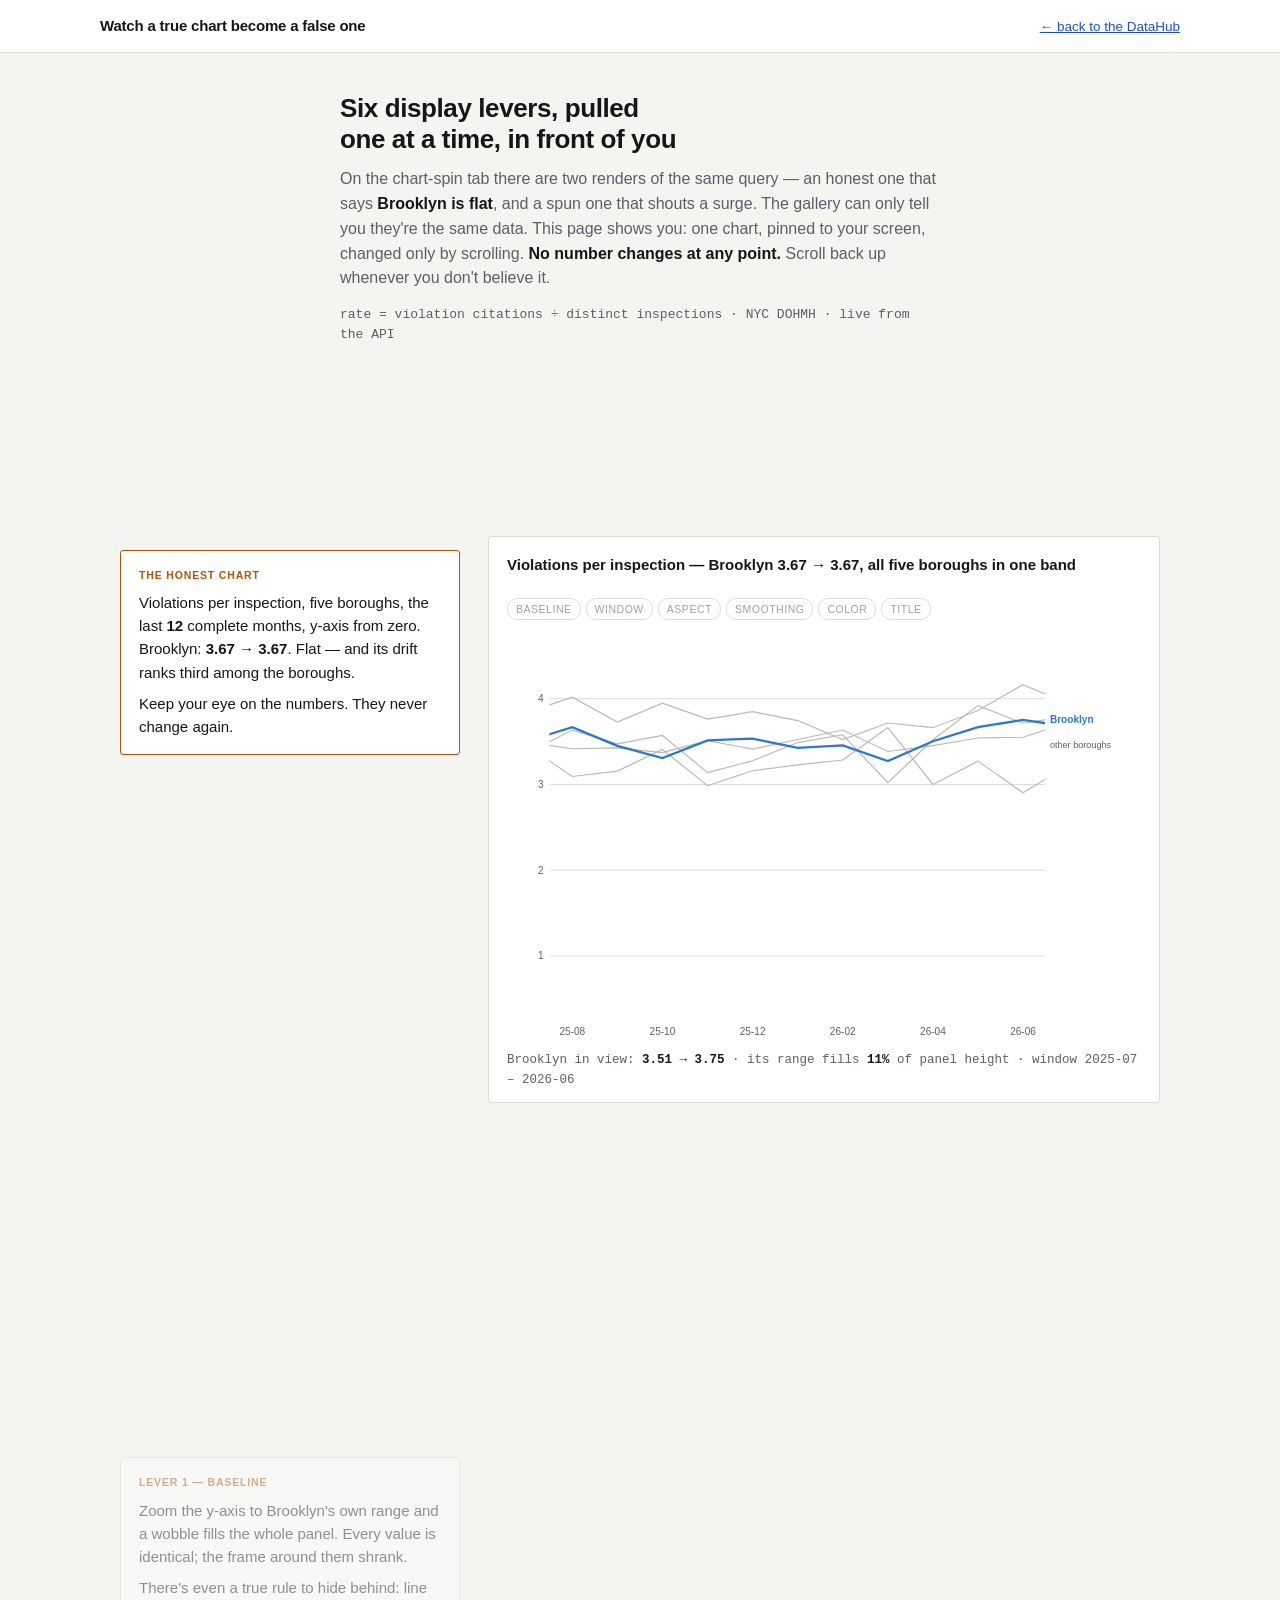
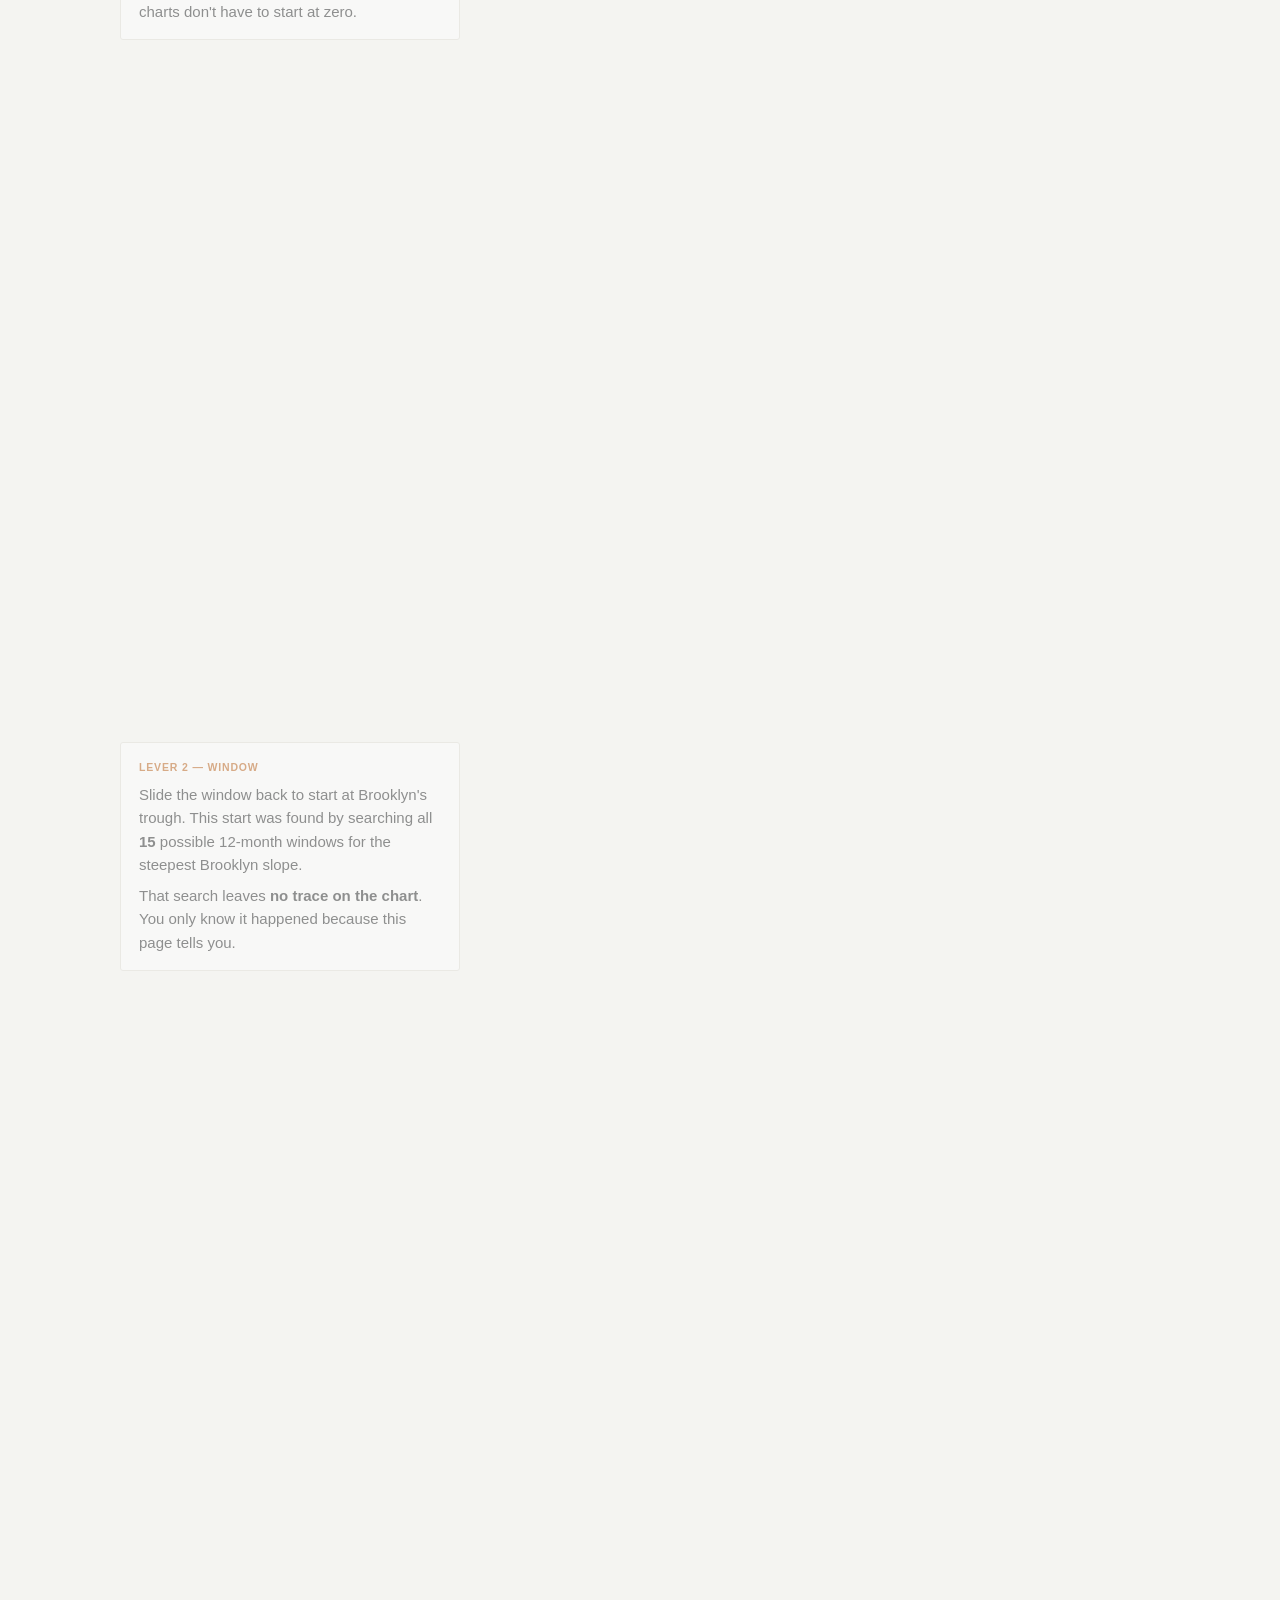
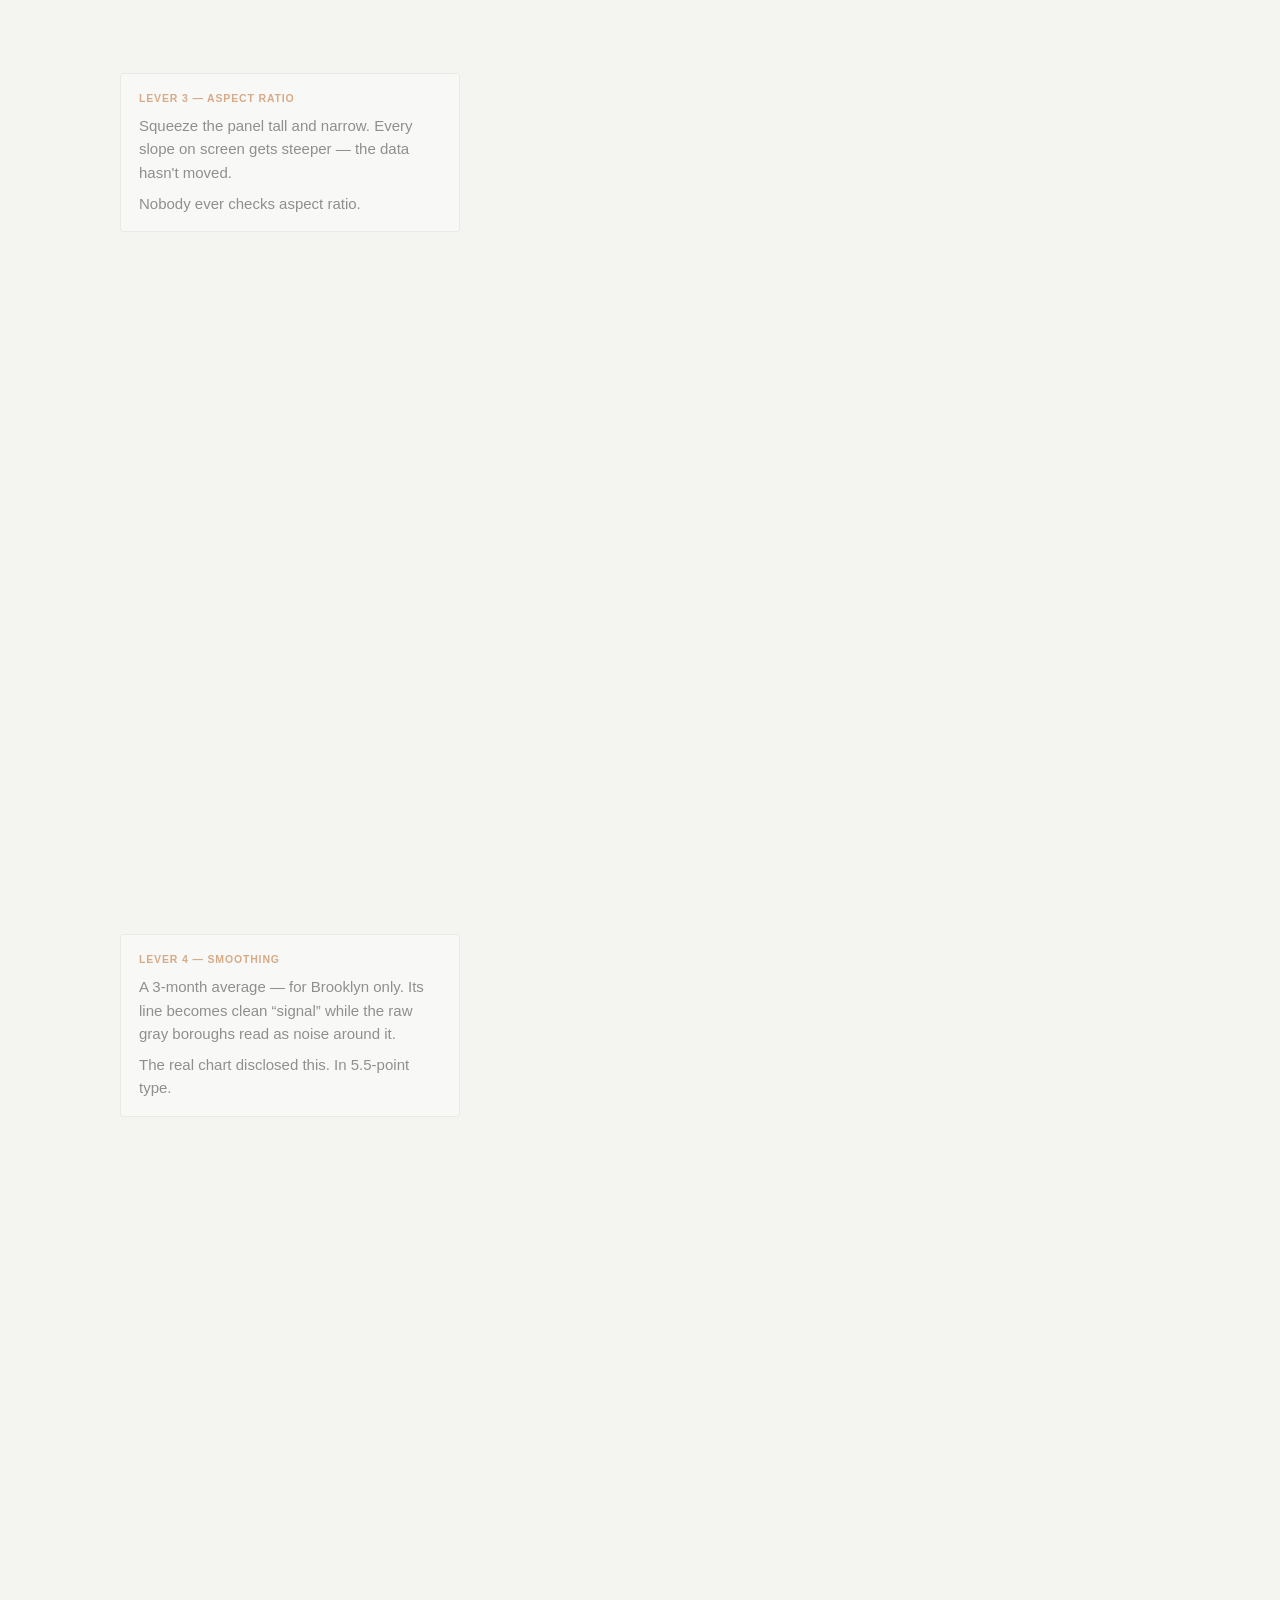
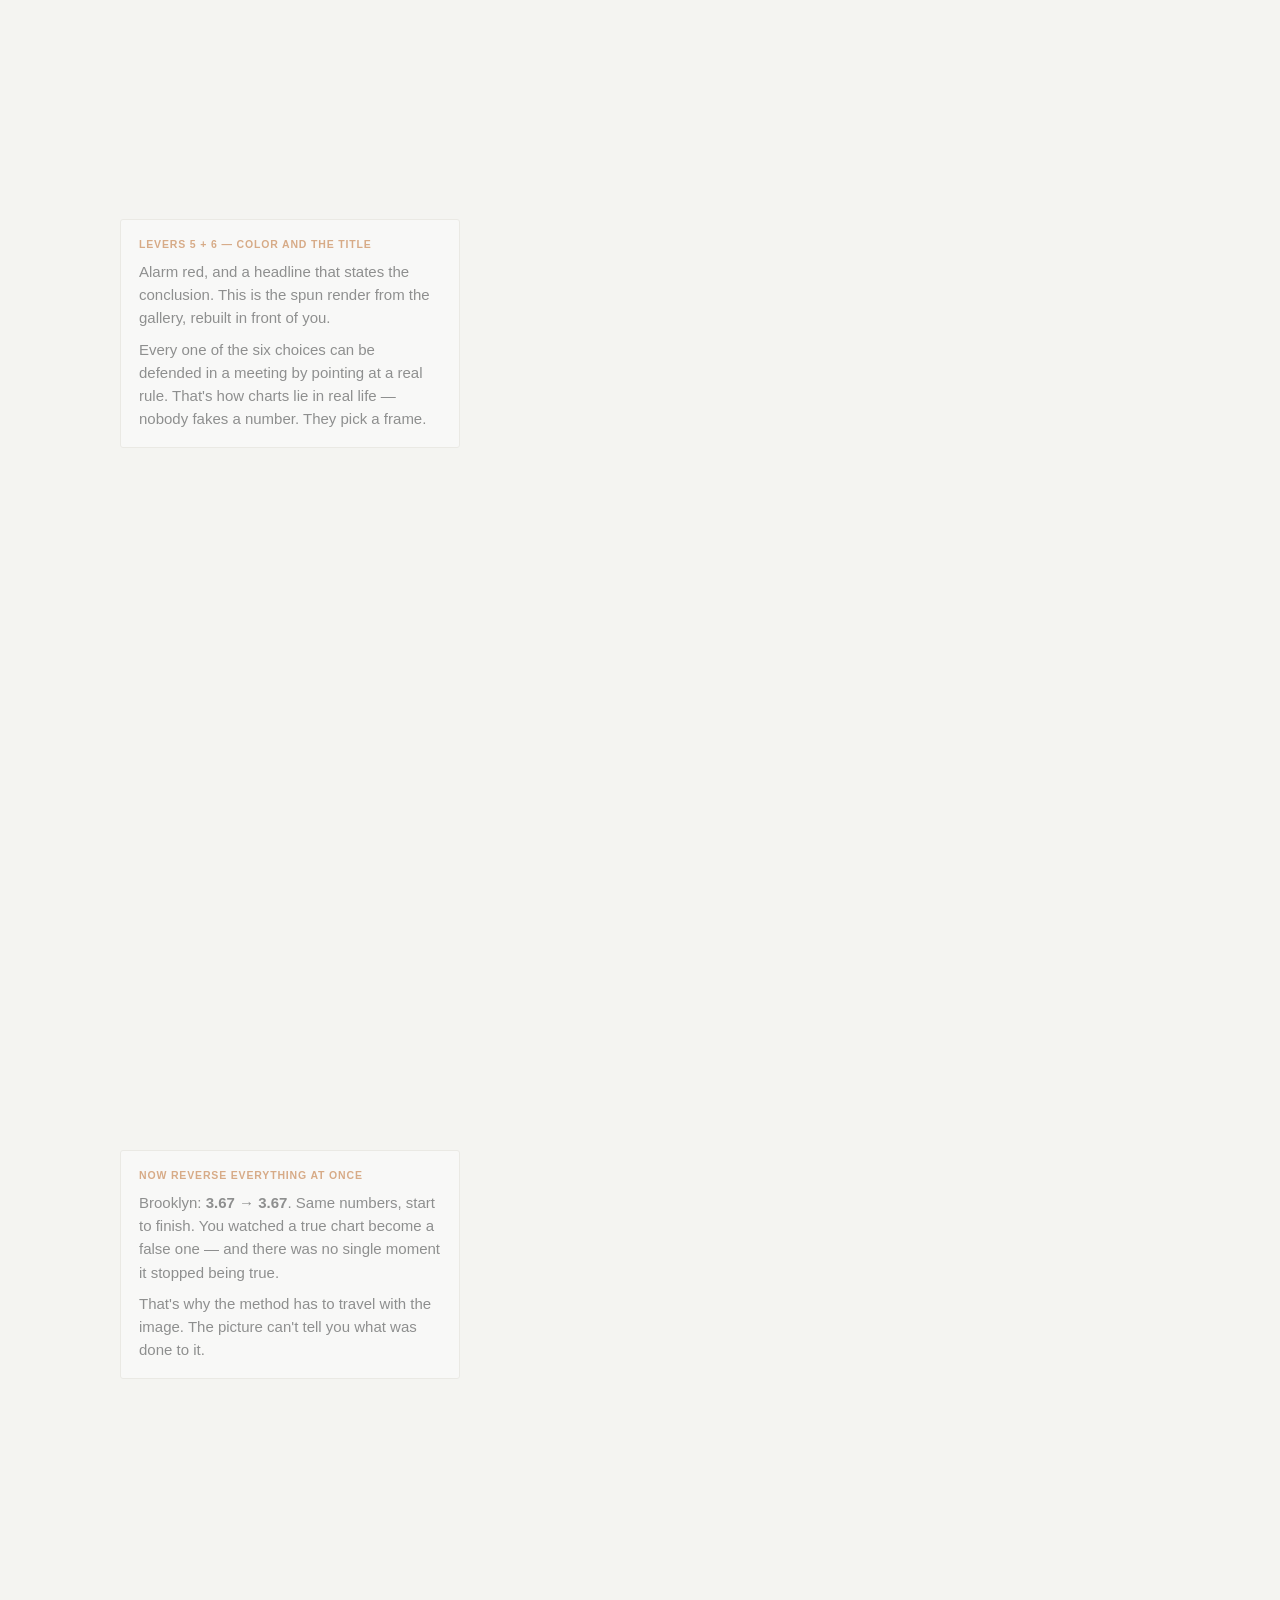
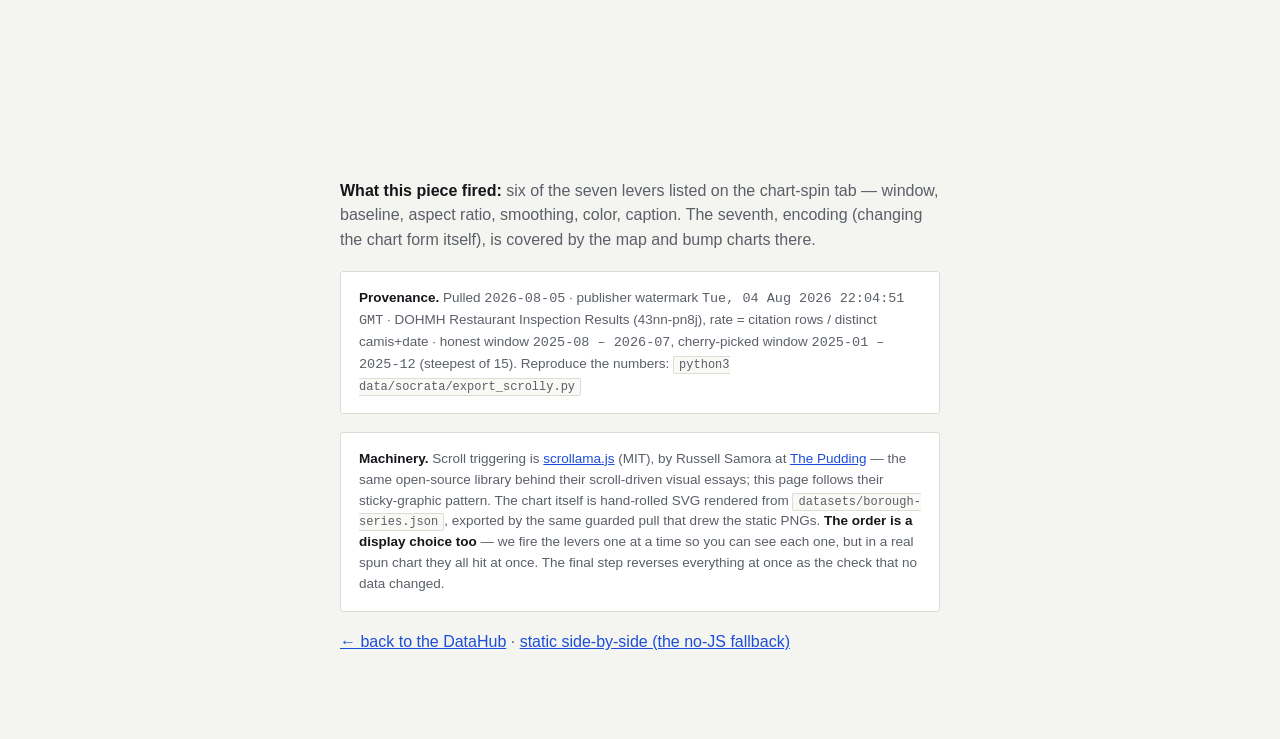
<file: data-app/spin-scrolly.html>
<!doctype html>
<html lang="en">
<head>
<meta charset="utf-8">
<meta name="viewport" content="width=device-width, initial-scale=1">
<title>Watch a true chart become a false one</title>
<meta name="description" content="A scroll-driven piece: the honest borough chart transforms into the spun one, one display lever at a time. The numbers never change.">
<style>
/* Same tokens as the data-app shell — this page is part of that system. */
:root{
  --bg:#f4f4f1; --panel:#fff; --panel2:#faf9f6; --line:#dedcd6;
  --ink:#14161a; --dim:#5a5f68; --faint:#9aa0aa;
  --accent:#b45309; --crit:#b91c1c; --link:#1d4ed8;
  --blue:#2a78d6; --red:#e34948;
}
@media (prefers-color-scheme: dark){
  :root{ --bg:#0d1014; --panel:#161a20; --panel2:#1c2128; --line:#2a3038;
         --ink:#e9ecf1; --dim:#98a0ab; --faint:#5f6874;
         --accent:#f0a030; --crit:#f87171; --link:#7aa5ff;
         --blue:#5b9be0; --red:#f06d6c; }
}
*{box-sizing:border-box}
body{margin:0;background:var(--bg);color:var(--ink);
  font:16px/1.55 "Helvetica Neue",Helvetica,Arial,sans-serif;-webkit-font-smoothing:antialiased}
.mono{font-family:ui-monospace,"SF Mono",Menlo,Consolas,monospace;font-variant-numeric:tabular-nums}
a{color:var(--link)}
header{border-bottom:1px solid var(--line);background:var(--panel);padding:14px 20px}
header .inner{max-width:1080px;margin:0 auto;display:flex;justify-content:space-between;
  align-items:baseline;gap:12px;flex-wrap:wrap}
header b{font-size:15px;letter-spacing:-.2px}
header a{font-size:13.5px}
.intro,.outro{max-width:640px;margin:0 auto;padding:40px 20px 10px}
.intro h1{font-size:26px;line-height:1.2;letter-spacing:-.4px;margin:0 0 12px;text-wrap:balance}
.intro p,.outro p{font-size:16px;color:var(--dim);margin:0 0 14px}
.intro p b,.outro p b{color:var(--ink)}

/* ── the scrolly frame ─────────────────────────────────────────── */
#scrolly{max-width:1080px;margin:0 auto;padding:0 20px;display:grid;
  grid-template-columns:minmax(280px,340px) 1fr;gap:28px}
.steps{padding:20vh 0 10vh}
.step{margin:0 0 78vh;padding:16px 18px;background:var(--panel);
  border:1px solid var(--line);border-radius:3px;opacity:.45;
  transition:opacity .25s ease, border-color .25s ease}
.step.active{opacity:1;border-color:var(--accent)}
.step:last-child{margin-bottom:30vh}
.step .k{font-size:10.5px;letter-spacing:.08em;text-transform:uppercase;
  color:var(--accent);margin:0 0 6px;font-weight:700}
.step p{margin:0;font-size:15px}
.step p+p{margin-top:8px}
.step .n{font-variant-numeric:tabular-nums;font-weight:700}

.viz-wrap{position:sticky;top:0;height:100vh;display:flex;align-items:center}
figure.viz{margin:0;width:100%;background:var(--panel);border:1px solid var(--line);
  border-radius:3px;padding:16px 18px 12px}
.fig-title{margin:0 0 2px;font-size:15px;font-weight:600;min-height:2.6em;
  transition:color .3s ease;text-wrap:balance}
.fig-title.spun{color:var(--crit);text-transform:uppercase;letter-spacing:.02em}
.levers{display:flex;flex-wrap:wrap;gap:5px;margin:6px 0 10px}
.levers span{font-size:10.5px;letter-spacing:.05em;text-transform:uppercase;
  padding:2px 8px;border:1px solid var(--line);border-radius:10px;color:var(--faint);
  transition:all .3s ease}
.levers span.fired{border-color:var(--crit);color:var(--crit);font-weight:700}
.levers span.zero{border-color:var(--accent);color:var(--accent);font-weight:700}
svg#chart{width:100%;height:auto;max-height:60vh;display:block}
.grid line{stroke:var(--line);stroke-width:1}
.axis text{fill:var(--dim);font:10.5px "Helvetica Neue",Helvetica,Arial,sans-serif}
.endlab{font:10.5px "Helvetica Neue",Helvetica,Arial,sans-serif;font-weight:700}
.endlab2{font:9.5px "Helvetica Neue",Helvetica,Arial,sans-serif;fill:var(--dim)}
.readout{margin:8px 0 0;font-size:12.5px;color:var(--dim)}
.readout b{color:var(--ink)}

.fallback{max-width:1080px;margin:0 auto;padding:20px}
.fallback img{width:100%;border:1px solid var(--line);border-radius:3px}

.outro{padding-bottom:70px}
.card{background:var(--panel);border:1px solid var(--line);border-radius:3px;
  padding:16px 18px;margin:18px 0;font-size:13.5px;color:var(--dim)}
.card b{color:var(--ink)}
code{font-family:ui-monospace,Menlo,monospace;font-size:12px;background:var(--panel2);
  border:1px solid var(--line);border-radius:2px;padding:1px 5px}

@media (max-width:760px){
  #scrolly{grid-template-columns:1fr;gap:0}
  .viz-wrap{order:-1;top:0;height:auto;padding:8px 0;z-index:2;
    background:var(--bg);align-items:flex-start}
  svg#chart{max-height:38vh}
  .steps{padding-top:6vh}
  .step{margin-bottom:60vh;box-shadow:0 2px 10px rgba(0,0,0,.08)}
}
@media (prefers-reduced-motion:reduce){
  .step,.levers span,.fig-title{transition:none!important}
}
</style>
</head>
<body>
<header><div class="inner">
  <b>Watch a true chart become a false one</b>
  <a href="index.html">← back to the DataHub</a>
</div></header>

<section class="intro">
  <h1>Six display levers, pulled one at a time, in front of you</h1>
  <p>On the chart-spin tab there are two renders of the same query — an honest one
     that says <b>Brooklyn is flat</b>, and a spun one that shouts a surge. The gallery
     can only tell you they're the same data. This page shows you: one chart, pinned
     to your screen, changed only by scrolling. <b>No number changes at any
     point.</b> Scroll back up whenever you don't believe it.</p>
  <p class="mono" style="font-size:13px">rate = violation citations ÷ distinct inspections · NYC DOHMH · live from the API</p>
</section>

<noscript><div class="fallback">
  <img src="assets/comparison.png" alt="Honest and spun renders side by side">
  <p>JavaScript is off — this is the static side-by-side the scroll piece animates between.</p>
</div></noscript>

<section id="scrolly" hidden>
  <div class="steps" id="steps">
    <div class="step" data-i="0">
      <p class="k">The honest chart</p>
      <p>Violations per inspection, five boroughs, the last <span class="n">12</span> complete
         months, y-axis from zero. Brooklyn: <b class="n" data-f="hFirst"></b> →
         <b class="n" data-f="hLast"></b>. Flat — and its drift ranks third among the boroughs.</p>
      <p>Keep your eye on the numbers. They never change again.</p>
    </div>
    <div class="step" data-i="1">
      <p class="k">Lever 1 — baseline</p>
      <p>Zoom the y-axis to Brooklyn's own range and a wobble fills the whole panel.
         Every value is identical; the frame around them shrank.</p>
      <p>There's even a true rule to hide behind: line charts don't have to start at zero.</p>
    </div>
    <div class="step" data-i="2">
      <p class="k">Lever 2 — window</p>
      <p>Slide the window back to start at Brooklyn's trough. This start was found by
         searching all <span class="n" data-f="candidates"></span> possible 12-month
         windows for the steepest Brooklyn slope.</p>
      <p>That search leaves <b>no trace on the chart</b>. You only know it happened
         because this page tells you.</p>
    </div>
    <div class="step" data-i="3">
      <p class="k">Lever 3 — aspect ratio</p>
      <p>Squeeze the panel tall and narrow. Every slope on screen gets steeper —
         the data hasn't moved.</p>
      <p>Nobody ever checks aspect ratio.</p>
    </div>
    <div class="step" data-i="4">
      <p class="k">Lever 4 — smoothing</p>
      <p>A 3-month average — for Brooklyn only. Its line becomes clean “signal” while
         the raw gray boroughs read as noise around it.</p>
      <p>The real chart disclosed this. In 5.5-point type.</p>
    </div>
    <div class="step" data-i="5">
      <p class="k">Levers 5 + 6 — color and the title</p>
      <p>Alarm red, and a headline that states the conclusion. This is the spun render
         from the gallery, rebuilt in front of you.</p>
      <p>Every one of the six choices can be defended in a meeting by pointing at a
         real rule. That's how charts lie in real life — nobody fakes a number.
         They pick a frame.</p>
    </div>
    <div class="step" data-i="6">
      <p class="k">Now reverse everything at once</p>
      <p>Brooklyn: <b class="n" data-f="hFirst"></b> → <b class="n" data-f="hLast"></b>.
         Same numbers, start to finish. You watched a true chart become a false one —
         and there was no single moment it stopped being true.</p>
      <p>That's why the method has to travel with the image. The picture can't tell
         you what was done to it.</p>
    </div>
  </div>

  <div class="viz-wrap"><figure class="viz">
    <p class="fig-title" id="figTitle"></p>
    <div class="levers" id="levers">
      <span data-l="baseline">baseline</span><span data-l="window">window</span><span
        data-l="aspect">aspect</span><span data-l="smoothing">smoothing</span><span
        data-l="color">color</span><span data-l="title">title</span><span
        data-l="zero" hidden>numbers changed: 0</span>
    </div>
    <svg id="chart" viewBox="0 0 660 430" role="img"
         aria-label="Violations per inspection by borough; the chart's framing changes per step but its values never do"></svg>
    <p class="readout mono" id="readout"></p>
  </figure></div>
</section>

<section class="outro">
  <p><b>What this piece fired:</b> six of the seven levers listed on the chart-spin
     tab — window, baseline, aspect ratio, smoothing, color, caption. The seventh,
     encoding (changing the chart form itself), is covered by the map and bump
     charts there.</p>
  <div class="card" id="provenance">Loading provenance…</div>
  <div class="card">
    <b>Machinery.</b> Scroll triggering is <a href="https://github.com/russellsamora/scrollama">scrollama.js</a>
    (MIT), by Russell Samora at <a href="https://pudding.cool">The Pudding</a> — the same
    open-source library behind their scroll-driven visual essays; this page follows their
    sticky-graphic pattern. The chart itself is hand-rolled SVG rendered from
    <code>datasets/borough-series.json</code>, exported by the same guarded pull that
    drew the static PNGs. <b>The order is a display choice too</b> — we fire the levers
    one at a time so you can see each one, but in a real spun chart they all hit at
    once. The final step reverses everything at once as the check that no data changed.
  </div>
  <p><a href="index.html">← back to the DataHub</a> ·
     <a href="assets/comparison.png">static side-by-side (the no-JS fallback)</a></p>
</section>

<script src="lib/scrollama.min.js"></script>
<script>
const $ = s => document.querySelector(s);
const BLUE = getComputedStyle(document.documentElement).getPropertyValue("--blue").trim();
const RED  = getComputedStyle(document.documentElement).getPropertyValue("--red").trim();
const GRAY = "#b9b8b3";
const REDUCED = matchMedia("(prefers-reduced-motion: reduce)").matches;

const VB = {w:660, h:430}, M = {l:44, r:86, t:10, b:26};
const PLOT_H = VB.h - M.t - M.b, PLOT_W_MAX = VB.w - M.l - M.r;

let D, STATES, S, seriesEls = {}, tweenId = null;

const lerp = (a,b,t) => a + (b-a)*t;
const ease = t => t<.5 ? 4*t*t*t : 1-Math.pow(-2*t+2,3)/2;
const hex2rgb = h => [1,3,5].map(i => parseInt(h.slice(i,i+2),16));
const lerpColor = (a,b,t) => {
  const A = hex2rgb(a), B = hex2rgb(b);
  return `rgb(${A.map((v,i)=>Math.round(lerp(v,B[i],t))).join(",")})`;
};

// current value of a series at month index — Brooklyn blends toward its
// (cherry-window) smoothed series as S.smooth rises
function val(b, i){
  const raw = D.rates[b][i];
  if (b !== "Brooklyn" || S.smooth <= 0) return raw;
  const j = i - D.cherry_start;
  if (j < 0 || j > 11) return raw;
  return lerp(raw, D.brooklyn_smoothed_cherry[j], S.smooth);
}

function draw(){
  const plotW = PLOT_W_MAX * S.aspect;
  const xs = i => M.l + (i - S.x0) * plotW/11;
  const ys = v => M.t + (1-(v-S.y0)/(S.y1-S.y0)) * PLOT_H;

  $("#clipR").setAttribute("width", plotW);

  // y grid + labels: fixed count, positions follow the domain
  const span = S.y1 - S.y0;
  const step = [5,2,1,.5,.25,.2,.1,.05].find(s => span/s >= 3 && span/s <= 8) || span/4;
  let g = "", yl = "";
  for (let v = Math.ceil(S.y0/step)*step; v <= S.y1+1e-9; v += step){
    const y = ys(v);
    if (y < M.t-1 || y > M.t+PLOT_H+1) continue;
    g  += `<line x1="${M.l}" x2="${M.l+plotW}" y1="${y.toFixed(1)}" y2="${y.toFixed(1)}"/>`;
    yl += `<text x="${M.l-6}" y="${(y+3.5).toFixed(1)}" text-anchor="end">${step<1?v.toFixed(step<.2?2:1):v.toFixed(0)}</text>`;
  }
  $("#grid").innerHTML = g; $("#ylab").innerHTML = yl;

  // x labels slide with the pan; absolute-index parity keeps them stable
  let xl = "";
  for (let i = Math.max(0,Math.ceil(S.x0-.001)); i <= Math.min(D.months.length-1, Math.floor(S.x0+11.001)); i++){
    if (i % 2) continue;
    const x = xs(i);
    if (x < M.l-2 || x > M.l+plotW+2) continue;
    xl += `<text x="${x.toFixed(1)}" y="${VB.h-8}" text-anchor="middle">${D.months[i].slice(2)}</text>`;
  }
  $("#xlab").innerHTML = xl;

  // series
  for (const b of D.boros){
    const el = seriesEls[b];
    el.setAttribute("d", D.months.map((_,i) =>
      `${i?"L":"M"}${xs(i).toFixed(1)},${ys(val(b,i)).toFixed(1)}`).join(""));
    if (b === "Brooklyn"){
      el.setAttribute("stroke", lerpColor(BLUE.length===7?BLUE:"#2a78d6", RED.length===7?RED:"#e34948", S.spin));
      el.setAttribute("stroke-width", (2.4 + .8*S.spin).toFixed(2));
    } else {
      el.setAttribute("opacity", (1 - .35*S.spin).toFixed(2));
    }
  }

  // end labels at the last visible month
  const iEnd = Math.min(D.months.length-1, Math.round(S.x0)+11);
  const bkY = ys(val("Brooklyn", iEnd));
  const others = D.boros.filter(b => b!=="Brooklyn");
  let othY = others.reduce((a,b)=>a+ys(val(b,iEnd)),0)/others.length;
  if (Math.abs(othY-bkY) < 26) othY = bkY + (othY>=bkY?26:-26);
  const lb = $("#labBK"), lo = $("#labOth");
  lb.setAttribute("x", M.l+plotW+5); lb.setAttribute("y", bkY+3.5);
  lb.setAttribute("fill", lerpColor(BLUE.length===7?BLUE:"#2a78d6", RED.length===7?RED:"#e34948", S.spin));
  lo.setAttribute("x", M.l+plotW+5); lo.setAttribute("y", Math.max(M.t+8, Math.min(M.t+PLOT_H-2, othY))+3.5);

  // readout: what the frame does to the same numbers
  const i0 = Math.max(0, Math.round(S.x0)), i1 = Math.min(D.months.length-1, i0+11);
  const vis = []; for (let i=i0;i<=i1;i++) vis.push(val("Brooklyn",i));
  const fill = (Math.max(...vis)-Math.min(...vis))/(S.y1-S.y0)*100;
  $("#readout").innerHTML =
    `Brooklyn in view: <b>${vis[0].toFixed(2)} → ${vis[vis.length-1].toFixed(2)}</b> · ` +
    `its range fills <b>${Math.min(100,fill).toFixed(0)}%</b> of panel height · ` +
    `window ${D.months[i0]} – ${D.months[i1]}`;
}

function setState(target, instant){
  if (tweenId) cancelAnimationFrame(tweenId);
  const from = {...S}, keys = ["x0","y0","y1","aspect","smooth","spin"];
  if (instant || REDUCED){ keys.forEach(k => S[k] = target[k]); draw(); return; }
  const t0 = performance.now(), dur = 750;
  const tick = now => {
    const t = ease(Math.min(1,(now-t0)/dur));
    keys.forEach(k => S[k] = lerp(from[k], target[k], t));
    draw();
    if (t < 1) tweenId = requestAnimationFrame(tick);
  };
  tweenId = requestAnimationFrame(tick);
}

let curIdx = -1;
function enterStep(i){
  if (i === curIdx) return;
  curIdx = i;
  setState(STATES[i]);
  document.querySelectorAll(".step").forEach((el,j) => el.classList.toggle("active", i===j));
  const T = $("#figTitle");
  T.textContent = STATES[i].title;
  T.classList.toggle("spun", !!STATES[i].spunTitle);
  const fired = [[],["baseline"],["baseline","window"],["baseline","window","aspect"],
    ["baseline","window","aspect","smoothing"],
    ["baseline","window","aspect","smoothing","color","title"],[]][i];
  document.querySelectorAll("#levers span").forEach(el => {
    el.classList.toggle("fired", fired.includes(el.dataset.l));
    el.classList.remove("zero");
    if (el.dataset.l === "zero") el.hidden = (i !== 6);
  });
  if (i === 6) document.querySelector('[data-l="zero"]').classList.add("zero");
}

(async () => {
  try {
    D = await (await fetch("datasets/borough-series.json", {cache:"no-store"})).json();
  } catch (e) {
    document.querySelector(".intro").insertAdjacentHTML("afterend",
      `<div class="fallback"><img src="assets/comparison.png" alt="Honest and spun renders side by side">
       <p>Could not load the series (${e.message}) — this is the static side-by-side instead.</p></div>`);
    return;
  }
  $("#scrolly").hidden = false;

  const iH = D.honest_start, iC = D.cherry_start;
  const bkH = D.rates.Brooklyn.slice(iH, iH+12);
  const bkC = D.rates.Brooklyn.slice(iC, iC+12);
  const sm  = D.brooklyn_smoothed_cherry;
  const yMaxH = Math.max(...D.boros.map(b => Math.max(...D.rates[b].slice(iH, iH+12)))) * 1.15;
  const fit = a => { const lo=Math.min(...a), hi=Math.max(...a), p=(hi-lo)*.07||.05;
                     return {y0:lo-p, y1:hi+p}; };
  const fH = fit(bkH), fC = fit(bkC), fS = fit(sm);
  const honestTitle = `Violations per inspection — Brooklyn ${bkH[0].toFixed(2)} → ${bkH[11].toFixed(2)}, all five boroughs in one band`;

  STATES = [
    {x0:iH, y0:0,     y1:yMaxH, aspect:1,  smooth:0, spin:0, title:honestTitle},
    {x0:iH, y0:fH.y0, y1:fH.y1, aspect:1,  smooth:0, spin:0, title:"Same numbers — the y-axis is now Brooklyn's own range"},
    {x0:iC, y0:fC.y0, y1:fC.y1, aspect:1,  smooth:0, spin:0, title:"Same numbers — the window slid to the steepest of "+D.candidates+" starts"},
    {x0:iC, y0:fC.y0, y1:fC.y1, aspect:.48,smooth:0, spin:0, title:"Same numbers — the panel squeezed tall and narrow"},
    {x0:iC, y0:fS.y0, y1:fS.y1, aspect:.48,smooth:1, spin:0, title:"Same numbers — Brooklyn smoothed, every other line left raw"},
    {x0:iC, y0:fS.y0, y1:fS.y1, aspect:.48,smooth:1, spin:1, title:"Brooklyn violations surge 12 months running ↗", spunTitle:true},
    {x0:iH, y0:0,     y1:yMaxH, aspect:1,  smooth:0, spin:0, title:"The honest chart again — nothing about the data ever changed"},
  ];
  S = {...STATES[0]};

  // fill step-text numbers from the data itself
  document.querySelectorAll("[data-f=hFirst]").forEach(el => el.textContent = bkH[0].toFixed(2));
  document.querySelectorAll("[data-f=hLast]").forEach(el => el.textContent = bkH[11].toFixed(2));
  document.querySelectorAll("[data-f=candidates]").forEach(el => el.textContent = D.candidates);

  // build the SVG once; draw() only mutates attributes
  const svg = $("#chart");
  svg.innerHTML = `
    <defs><clipPath id="clip"><rect id="clipR" x="${M.l}" y="${M.t}" width="${PLOT_W_MAX}" height="${PLOT_H}"/></clipPath></defs>
    <g id="grid" class="grid"></g>
    <g id="ylab" class="axis"></g><g id="xlab" class="axis"></g>
    <g clip-path="url(#clip)" id="series"></g>
    <text id="labBK" class="endlab">Brooklyn</text>
    <text id="labOth" class="endlab2">other boroughs</text>`;
  const NS = "http://www.w3.org/2000/svg";
  for (const b of D.boros){
    const p = document.createElementNS(NS, "path");
    p.setAttribute("fill", "none");
    p.setAttribute("stroke", b==="Brooklyn" ? BLUE : GRAY);
    p.setAttribute("stroke-width", b==="Brooklyn" ? 2.4 : 1.2);
    if (b === "Brooklyn") p.setAttribute("data-bk","1");
    $("#series")[b==="Brooklyn" ? "append" : "prepend"](p);
    seriesEls[b] = p;
  }
  enterStep(0); draw();

  $("#provenance").innerHTML =
    `<b>Provenance.</b> Pulled <span class="mono">${D.generated}</span> · publisher watermark
     <span class="mono">${D.watermark}</span> · ${D.source} · honest window
     <span class="mono">${D.months[iH]} – ${D.months[iH+11]}</span>, cherry-picked window
     <span class="mono">${D.months[iC]} – ${D.months[iC+11]}</span> (steepest of ${D.candidates}).
     Reproduce the numbers: <code>python3 data/socrata/export_scrolly.py</code>`;

  scrollama().setup({step: "#steps .step", offset: 0.55})
    .onStepEnter(({index}) => enterStep(index));
  // scrollama's IntersectionObserver can miss a step when a jump (End key,
  // fast fling) crosses its trigger band inside one frame — reconcile from
  // geometry so the chart can never desync from the text beside it
  const stepEls = [...document.querySelectorAll("#steps .step")];
  const reconcile = () => {
    const line = innerHeight * 0.55;
    let idx = 0;
    stepEls.forEach((el, j) => { if (el.getBoundingClientRect().top <= line) idx = j; });
    if (idx !== curIdx) enterStep(idx);
  };
  addEventListener("scroll", () => requestAnimationFrame(reconcile), {passive: true});
  addEventListener("resize", () => { draw(); requestAnimationFrame(reconcile); });
})();
</script>
</body>
</html>
</file>
<file: styles.css>
:root { --bg:#fff; --fg:#18181b; --mut:#71717a; --line:#e4e4e7; --head:#fafafa;
        --bad:#b91c1c; --crit:#fef2f2; }
@media (prefers-color-scheme: dark) {
  :root { --bg:#0e0e10; --fg:#ededf0; --mut:#a1a1aa; --line:#27272a; --head:#161618;
          --bad:#f87171; --crit:#2a1416; }
}
* { box-sizing: border-box; }
body { font:15px/1.55 system-ui,-apple-system,sans-serif; background:var(--bg); color:var(--fg);
       margin:0 auto; padding:2rem 1.25rem 4rem; max-width:1000px; }
header { margin-bottom:1.25rem; }
h1 { font-size:1.5rem; margin:0; letter-spacing:-.01em; }
.sub { color:var(--mut); margin:.25rem 0 0; }
h2 { font-size:1rem; margin:2rem 0 .5rem; }
.hint { font-weight:400; color:var(--mut); font-size:.85rem; }
.summary { background:var(--head); border:1px solid var(--line); padding:.7rem .9rem;
           border-radius:8px; font-weight:600; font-size:.95rem; }
table { border-collapse:collapse; width:100%; font-size:14px; }
th,td { text-align:left; padding:.45rem .6rem; border-bottom:1px solid var(--line); }
th { background:var(--head); font-weight:600; font-size:.8rem; text-transform:uppercase;
     letter-spacing:.03em; color:var(--mut); }
td.n, th.n { text-align:right; font-variant-numeric:tabular-nums; }
td.bad { color:var(--bad); font-weight:700; }
tr.critical { background:var(--crit); }
.reason { color:var(--mut); font-size:13px; }
.empty { color:var(--mut); font-style:italic; padding:.5rem 0; }
.more { color:var(--mut); font-size:13px; margin:.5rem 0 0; }
.msg { padding:.45rem .7rem; border-radius:6px; margin:.35rem 0; font-size:13px;
       font-family:ui-monospace,SFMono-Regular,monospace; border:1px solid transparent; }
.ok{background:#f0fdf4;color:#166534}.warn{background:#fffbeb;color:#92400e}
.bad{background:#fef2f2;color:#991b1b}.info{background:#eff6ff;color:#1e40af}
@media (prefers-color-scheme:dark){
  .ok{background:#0d2818;color:#86efac}.warn{background:#2a2210;color:#fcd34d}
  .bad{background:#2a1416;color:#fca5a5}.info{background:#11203a;color:#93c5fd}
}
@media (max-width:640px){ table{font-size:13px} th,td{padding:.35rem .4rem} }
.controls { display:flex; align-items:center; gap:.6rem; margin:0 0 .75rem; flex-wrap:wrap; }
.controls label { font-size:.8rem; text-transform:uppercase; letter-spacing:.03em; color:var(--mut); font-weight:600; }
select { font:inherit; font-size:14px; padding:.4rem .6rem; border:1px solid var(--line);
         border-radius:6px; background:var(--bg); color:var(--fg); min-width:16rem; }
#scope { margin:.5rem 0 0; }
.filtered { display:inline-block; font-size:13px; color:var(--mut);
            background:var(--head); border:1px solid var(--line); padding:.35rem .6rem; border-radius:6px; }
.filtered strong { color:var(--fg); }
.filtered button { font:inherit; font-size:12px; margin-left:.5rem; cursor:pointer;
                   background:none; border:1px solid var(--line); border-radius:5px;
                   padding:.15rem .5rem; color:var(--fg); }
.filtered button:hover { background:var(--line); }
#export { font:inherit; font-size:14px; padding:.4rem .8rem; border-radius:6px; cursor:pointer;
          border:1px solid var(--line); background:var(--head); color:var(--fg); font-weight:600; }
#export:hover:not(:disabled) { background:var(--line); }
#export:disabled { opacity:.5; cursor:default; }
.toggle { display:flex; align-items:center; gap:.4rem; font-size:14px; text-transform:none;
          letter-spacing:0; font-weight:400; color:var(--fg); cursor:pointer; }
.group { margin-bottom:1.5rem; }
.group h3 { font-size:.9rem; margin:0 0 .35rem; display:flex; align-items:center; gap:.5rem; }
.group .count { margin-left:auto; font-weight:400; color:var(--mut); font-size:.8rem; }
.tag { font-size:.68rem; font-weight:600; text-transform:uppercase; letter-spacing:.04em;
       padding:.1rem .4rem; border-radius:4px; background:var(--head); color:var(--mut);
       border:1px solid var(--line); }
.warn-tag { background:#fffbeb; color:#92400e; border-color:#fcd34d; }
@media (prefers-color-scheme:dark){ .warn-tag{background:#2a2210;color:#fcd34d;border-color:#57430f} }
#briefBox { margin-top: 1.5rem; }
#brief ul { margin: .4rem 0 .8rem; padding-left: 1.1rem; }
#brief li { margin: .3rem 0; }
#copyBrief { font:inherit; font-size:13px; padding:.35rem .7rem; border-radius:6px; cursor:pointer;
             border:1px solid var(--line); background:var(--head); color:var(--fg); }
#copyBrief:hover { background:var(--line); }
.copied { font-size:12px; color:var(--mut); margin-left:.6rem; }
.source { margin: 0 0 .6rem; display: flex; align-items: center; gap: .55rem; flex-wrap: wrap; }
.badge { font-size: .68rem; font-weight: 700; letter-spacing: .06em; padding: .2rem .5rem;
         border-radius: 4px; border: 1px solid; }
.badge-static    { color:#1e40af; background:#eff6ff; border-color:#bfdbfe; }
.badge-synthetic { color:#92400e; background:#fffbeb; border-color:#fcd34d; }
.badge-live      { color:#166534; background:#f0fdf4; border-color:#bbf7d0; }
.src-note { font-size: 12.5px; color: var(--mut); }
@media (prefers-color-scheme: dark) {
  .badge-static    { color:#93c5fd; background:#11203a; border-color:#1e3a5f; }
  .badge-synthetic { color:#fcd34d; background:#2a2210; border-color:#57430f; }
  .badge-live      { color:#86efac; background:#0d2818; border-color:#14532d; }
}
#tech { margin: .5rem 0 0; }
#tech summary { cursor: pointer; font-size: 12.5px; color: var(--mut); padding: .3rem 0;
                list-style: revert; user-select: none; }
#tech summary:hover { color: var(--fg); }
#tech[open] summary { margin-bottom: .2rem; }
#techlog { padding-left: .2rem; }
.done { background:#f0fdf4; color:#166534; }
@media (prefers-color-scheme:dark){ .done{ background:#0d2818; color:#86efac; } }
.supplier { margin-bottom: 1.75rem; padding-bottom: 1rem; border-bottom: 1px solid var(--line); }
.supplier h3 { display:flex; align-items:baseline; gap:.6rem; font-size:1rem; margin:0 0 .3rem; }
.supplier.has-conflict h3::before { content:"⚠"; color:#b45309; }
.conflict-note { margin:.2rem 0 .5rem; font-size:13px; color:#92400e; background:#fffbeb;
                 border:1px solid #fcd34d; border-radius:6px; padding:.35rem .6rem; }
tr.conflict { background:#fffbeb; }
.copyOrder { margin-top:.5rem; font:inherit; font-size:13px; padding:.35rem .7rem; cursor:pointer;
             border:1px solid var(--line); border-radius:6px; background:var(--head); color:var(--fg); }
.copyOrder:hover { background:var(--line); }
@media (prefers-color-scheme:dark){
  .conflict-note{background:#2a2210;color:#fcd34d;border-color:#57430f}
  tr.conflict{background:#221c0d} .supplier.has-conflict h3::before{color:#fcd34d}
}
.exempt { margin:.5rem 0 0; border-left:3px solid #fcd34d; padding-left:.7rem; }
.exempt-head { margin:0 0 .3rem; font-size:12.5px; color:#92400e; font-weight:600; }
@media (prefers-color-scheme:dark){ .exempt-head{color:#fcd34d} }
.copybox { margin-top:.6rem; border:1px solid var(--line); border-radius:8px; padding:.6rem; background:var(--head); }
.copybox-note { margin:0 0 .4rem; font-size:12.5px; color:var(--mut); }
.copybox-note kbd { font-family:ui-monospace,monospace; background:var(--bg); border:1px solid var(--line);
                    border-radius:4px; padding:.05rem .3rem; font-size:11.5px; }
.copybox-text { width:100%; font:12.5px/1.45 ui-monospace,SFMono-Regular,monospace; padding:.5rem;
                border:1px solid var(--line); border-radius:6px; background:var(--bg); color:var(--fg); resize:vertical; }
.copybox-close { margin-top:.4rem; font:inherit; font-size:12.5px; padding:.25rem .6rem; cursor:pointer;
                 border:1px solid var(--line); border-radius:5px; background:var(--bg); color:var(--fg); }

/* The supplier's stated quantity doesn't always close the gap it sits beside.
   Where it doesn't, say so on the row — it's a number a coordinator would
   otherwise act on and come up short. Deliberately quieter than .warn-tag:
   this is a caveat on a figure, not a second alarm competing with expiry. */
td.n.short { color:var(--bad); }
.short-tag { display:block; font-size:.64rem; font-weight:600; text-transform:uppercase;
  letter-spacing:.03em; color:#92400e; white-space:nowrap; }
@media (prefers-color-scheme:dark){ .short-tag{ color:#fcd34d; } }

/* The purchase order a supplier group adds up to. Sits under the header
   because it is a consequence of those rows, not a separate fact. */
.po { margin:.15rem 0 .5rem; font-size:.82rem; font-weight:600; }
.po-note { display:block; font-weight:500; font-size:.72rem; opacity:.75; }

/* The five-beat storyboard. Collapsed by default — the working user came for
   the count, not the pitch — but a visitor meeting the product cold gets the
   person and the problem before the dashboard. */
#storyboard { margin:.4rem 0 .9rem; }
#storyboard > summary { cursor:pointer; font-size:.86rem; opacity:.8; }
#storyboard > summary:hover { opacity:1; }
.beats { margin:.6rem 0 .2rem; padding-left:1.2rem; max-width:62ch; }
.beats li { margin:.45rem 0; font-size:.9rem; line-height:1.5; }

/* The opening story. This URL's real audience is people deciding whether the
   work is any good, so the page leads with the mistake that shaped it rather
   than with a feature list. Kept to four lines so the tool stays near the top. */
#intro { max-width:64ch; margin:.2rem 0 .8rem; }
#intro p { margin:.45rem 0; font-size:.92rem; line-height:1.55; }
#intro .intro-close { border-left:3px solid var(--bad); padding-left:.7rem; opacity:.95; }
/* On a phone the intro is the thing between the user and the count, so it
   gives back what it can without losing a sentence. */
@media (max-width:520px){
  #intro p { font-size:.86rem; line-height:1.45; margin:.35rem 0; }
  #intro { margin-bottom:.5rem; }
}

/* site nav: every destination reachable from the home page */
.sitenav{display:flex;flex-direction:column;gap:6px;margin-top:14px;
  padding-top:12px;border-top:1px solid var(--line, #dedcd6)}
.sitenav a{font-size:14px;text-decoration:none;color:inherit;
  padding:2px 0;text-underline-offset:3px}
.sitenav a:hover{text-decoration:underline}
.sitenav a b{color:var(--accent, #b45309)}
</file>
